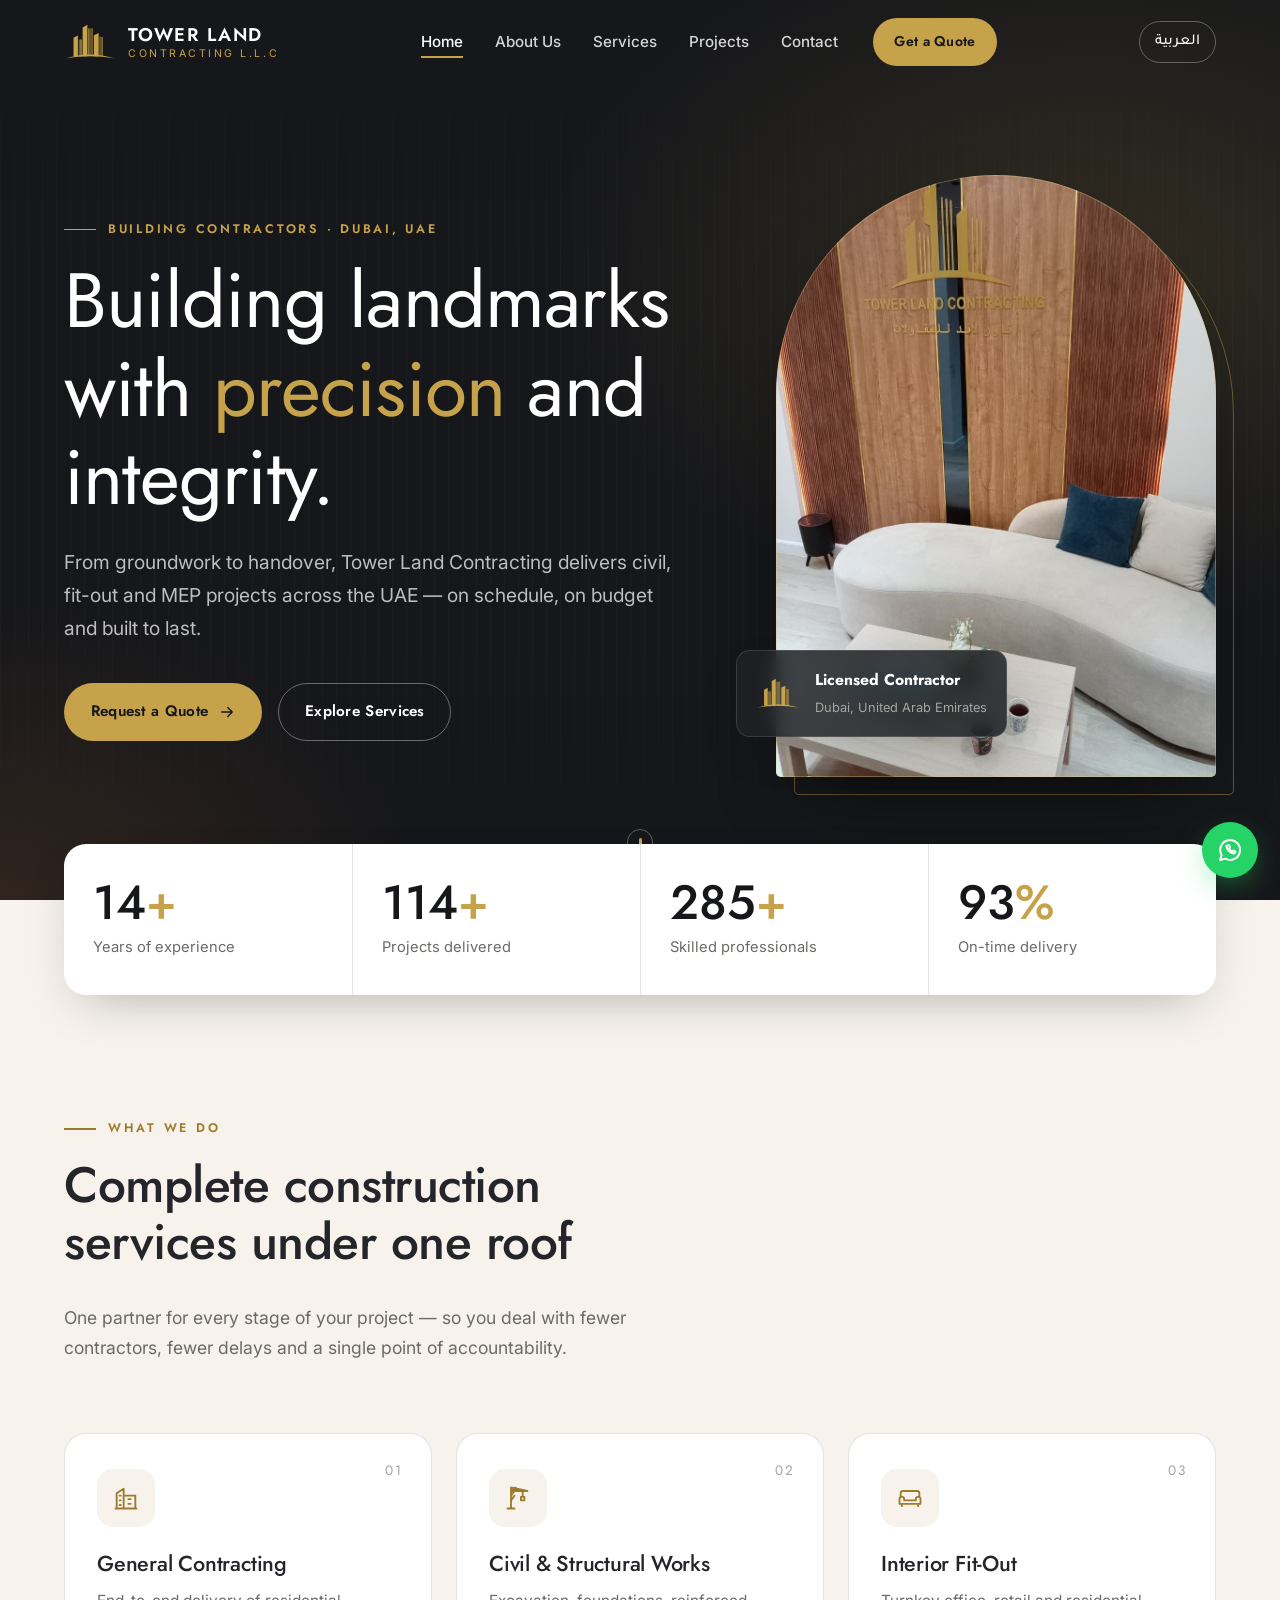
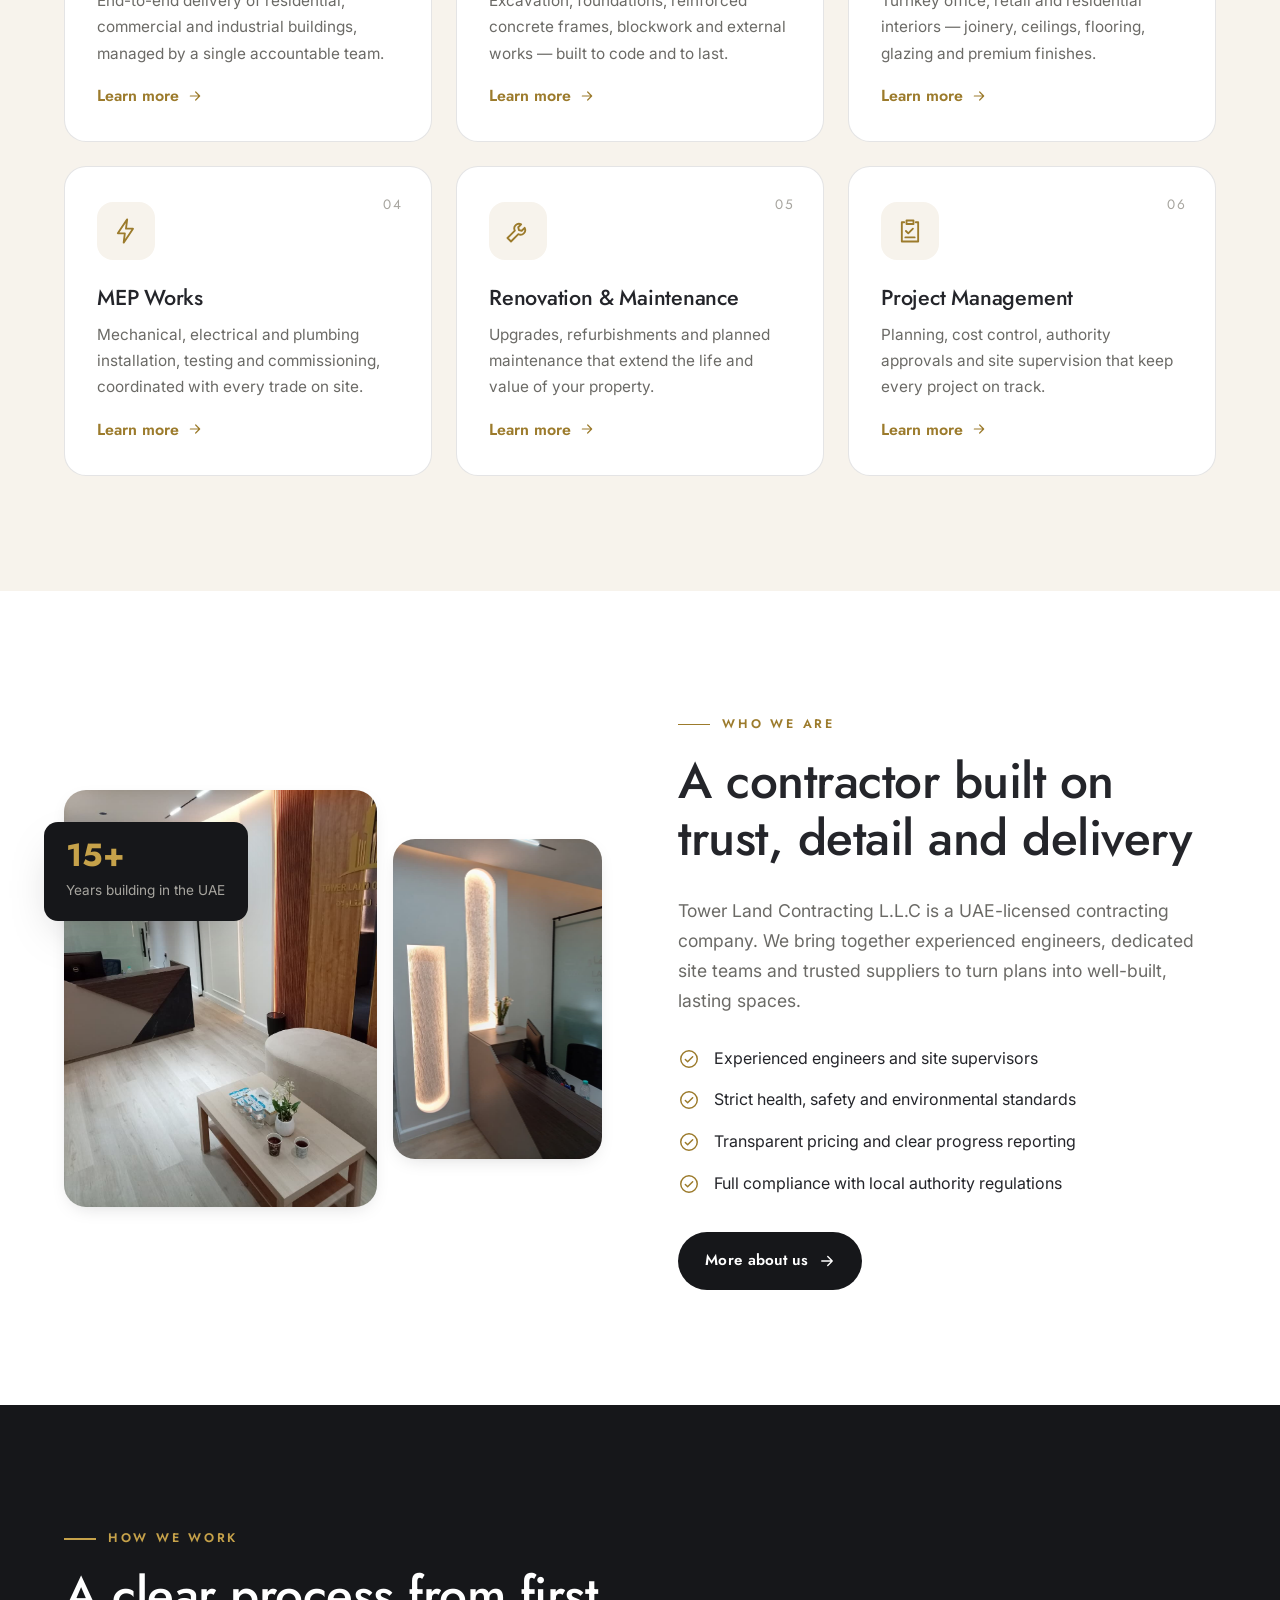
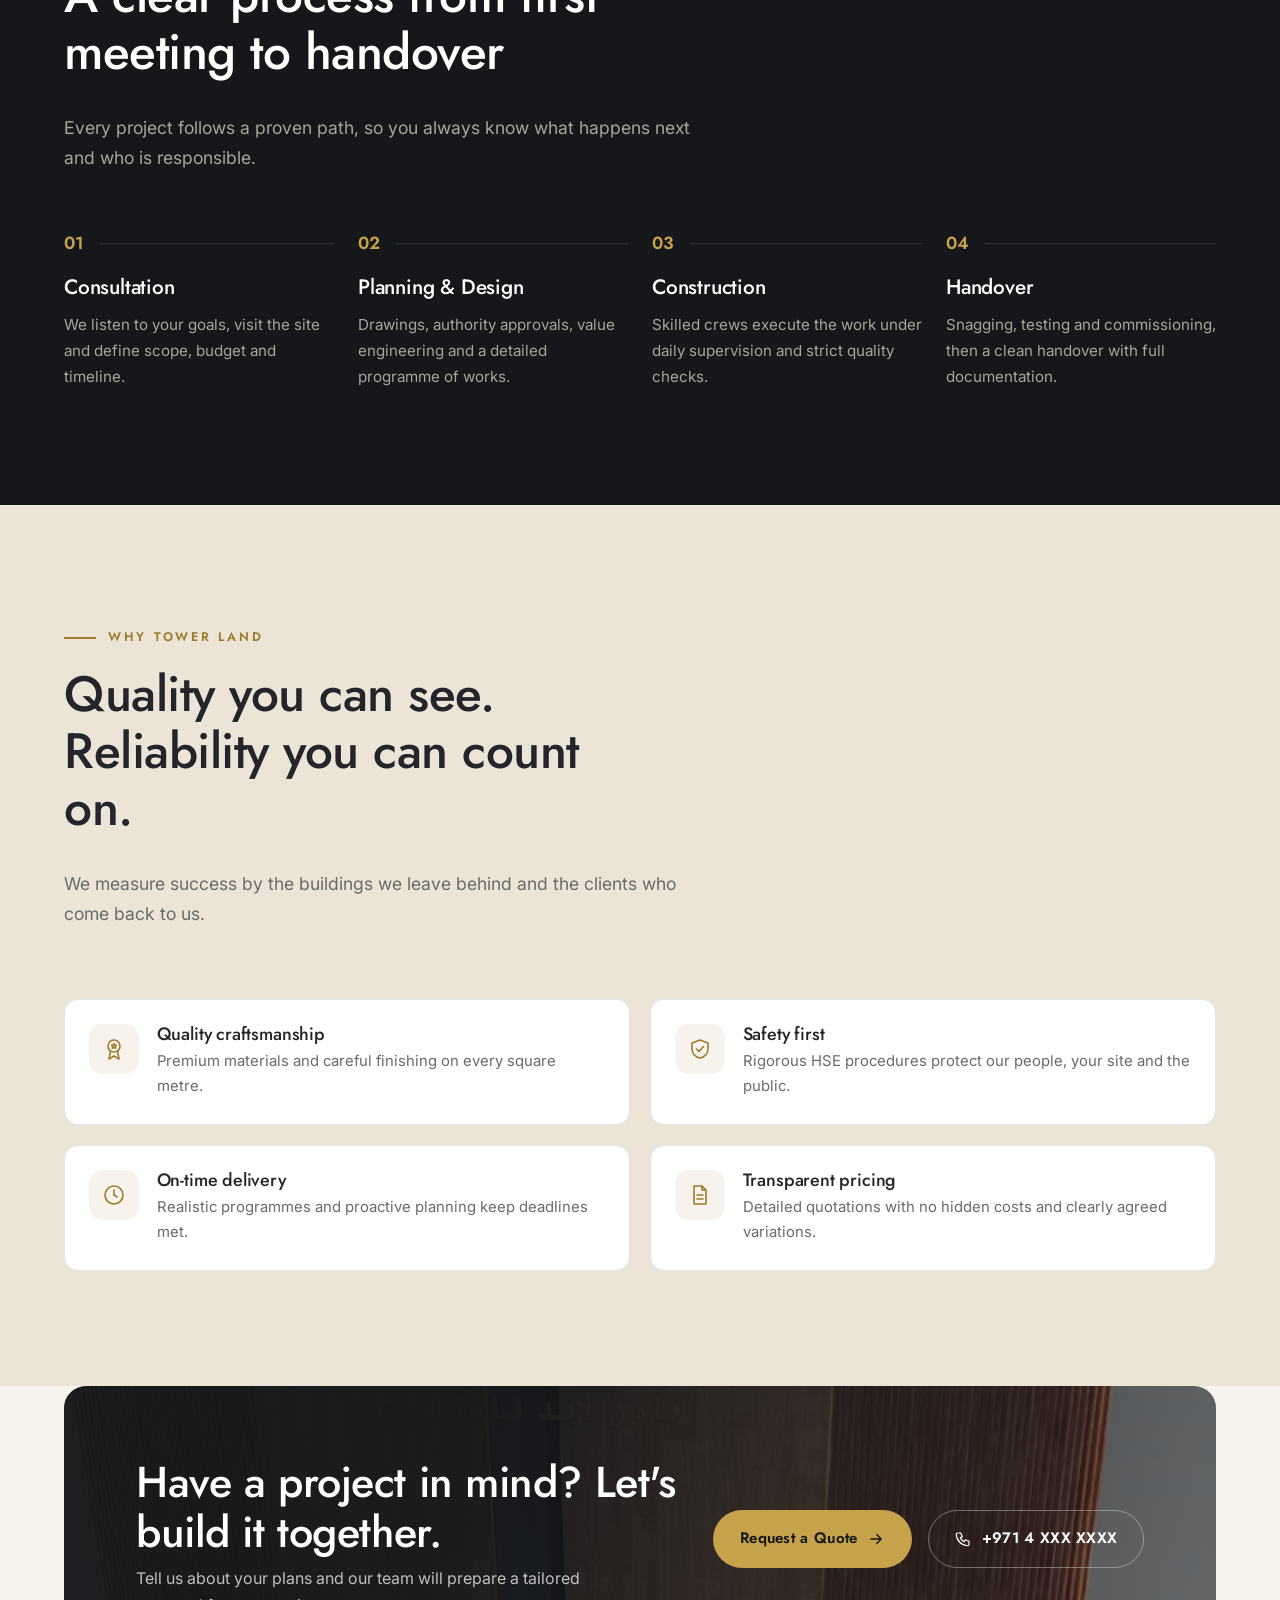
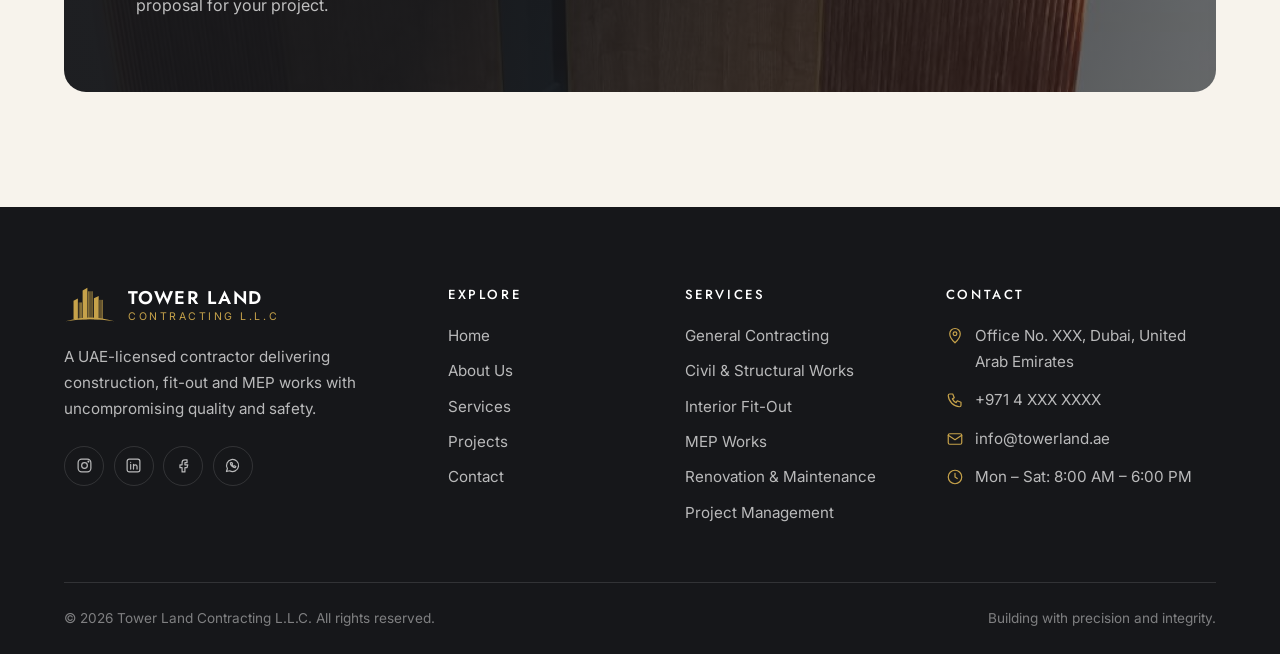
<file: index.html>
<!doctype html>
<html lang="en" dir="ltr">
<head>
  <meta charset="utf-8">
  <meta name="viewport" content="width=device-width, initial-scale=1">
  <title data-i18n="home.meta.title">Tower Land Contracting L.L.C | Building Contractors in Dubai, UAE</title>
  <meta name="description" content="Tower Land Contracting L.L.C — UAE-licensed building contractor delivering general contracting, civil works, interior fit-out, MEP and renovation projects.">
  <meta name="theme-color" content="#16171a">
  <link rel="icon" href="assets/img/logo-mark.svg" type="image/svg+xml">
  <meta property="og:type" content="website">
  <meta property="og:title" content="Tower Land Contracting L.L.C | Building Contractors in Dubai, UAE">
  <meta property="og:description" content="Tower Land Contracting L.L.C — UAE-licensed building contractor delivering general contracting, civil works, interior fit-out, MEP and renovation projects.">
  <meta property="og:image" content="assets/img/office-feature-wall.jpg">
  <script>
    /* Apply the saved language before first paint to avoid a flash of English. */
    (function () {
      var d = document.documentElement, lang = null;
      d.classList.add("js");
      try { lang = new URLSearchParams(location.search).get("lang") || localStorage.getItem("tl-lang"); } catch (e) {}
      if (lang === "ar") { d.lang = "ar"; d.dir = "rtl"; d.classList.add("i18n-pending"); }
    })();
  </script>
  <link rel="preconnect" href="https://fonts.googleapis.com">
  <link rel="preconnect" href="https://fonts.gstatic.com" crossorigin>
  <link rel="stylesheet" href="https://fonts.googleapis.com/css2?family=Inter:wght@400;500;600&family=Jost:wght@400;500;600&family=Tajawal:wght@400;500;700&display=swap">
  <link rel="stylesheet" href="assets/css/style.css">
</head>
<body>
<svg width="0" height="0" style="position:absolute" aria-hidden="true" focusable="false">
  <symbol id="i-arrow" viewBox="0 0 24 24" fill="none" stroke="currentColor" stroke-width="1.8" stroke-linecap="round" stroke-linejoin="round"><path d="M5 12h14M13 6l6 6-6 6"/></symbol>
  <symbol id="i-check" viewBox="0 0 24 24" fill="none" stroke="currentColor" stroke-width="1.6" stroke-linecap="round" stroke-linejoin="round"><circle cx="12" cy="12" r="9"/><path d="M8 12.5l2.5 2.5L16 9.5"/></symbol>
  <symbol id="i-building" viewBox="0 0 24 24" fill="none" stroke="currentColor" stroke-width="1.6" stroke-linecap="round" stroke-linejoin="round"><path d="M4 21V8l6-4v17M10 21V10h10v11M3 21h18M14 13h2M14 17h2M6.5 10h1M6.5 14h1M6.5 18h1"/></symbol>
  <symbol id="i-crane" viewBox="0 0 24 24" fill="none" stroke="currentColor" stroke-width="1.6" stroke-linecap="round" stroke-linejoin="round"><path d="M6 21V3l14 3H6M6 6l4-3M16 6v5M14.5 11h3v3h-3zM3 21h6M6 10l3-4M6 14l3-4"/></symbol>
  <symbol id="i-sofa" viewBox="0 0 24 24" fill="none" stroke="currentColor" stroke-width="1.6" stroke-linecap="round" stroke-linejoin="round"><path d="M4 11V8a2 2 0 0 1 2-2h12a2 2 0 0 1 2 2v3M3 17v-4a2 2 0 0 1 4 0v1h10v-1a2 2 0 0 1 4 0v4zM5 17v2M19 17v2"/></symbol>
  <symbol id="i-bolt" viewBox="0 0 24 24" fill="none" stroke="currentColor" stroke-width="1.6" stroke-linecap="round" stroke-linejoin="round"><path d="M13 2L5 14h6l-1 8 8-12h-6z"/></symbol>
  <symbol id="i-wrench" viewBox="0 0 24 24" fill="none" stroke="currentColor" stroke-width="1.6" stroke-linecap="round" stroke-linejoin="round"><path d="M14.7 6.3a4 4 0 0 0-5.4 5.4L3 18l3 3 6.3-6.3a4 4 0 0 0 5.4-5.4l-2.5 2.5-2.4-.6-.6-2.4z"/></symbol>
  <symbol id="i-clipboard" viewBox="0 0 24 24" fill="none" stroke="currentColor" stroke-width="1.6" stroke-linecap="round" stroke-linejoin="round"><path d="M9 3h6v3H9zM7 4.5H5V21h14V4.5h-2M8.5 12l2 2 4-4M8 17.5h8"/></symbol>
  <symbol id="i-shield" viewBox="0 0 24 24" fill="none" stroke="currentColor" stroke-width="1.6" stroke-linecap="round" stroke-linejoin="round"><path d="M12 3l8 3v6c0 4.5-3.4 8.3-8 9-4.6-.7-8-4.5-8-9V6z"/><path d="M8.5 12l2.5 2.5 4.5-5"/></symbol>
  <symbol id="i-clock" viewBox="0 0 24 24" fill="none" stroke="currentColor" stroke-width="1.6" stroke-linecap="round" stroke-linejoin="round"><circle cx="12" cy="12" r="9"/><path d="M12 7v5l3 2"/></symbol>
  <symbol id="i-medal" viewBox="0 0 24 24" fill="none" stroke="currentColor" stroke-width="1.6" stroke-linecap="round" stroke-linejoin="round"><circle cx="12" cy="9" r="6"/><path d="M8.5 13.8 7 22l5-3 5 3-1.5-8.2M12 6.5l.8 1.6 1.7.2-1.2 1.2.3 1.7-1.6-.8-1.6.8.3-1.7-1.2-1.2 1.7-.2z"/></symbol>
  <symbol id="i-doc" viewBox="0 0 24 24" fill="none" stroke="currentColor" stroke-width="1.6" stroke-linecap="round" stroke-linejoin="round"><path d="M14 3H6v18h12V7zM14 3v4h4M9 12h6M9 16h6"/></symbol>
  <symbol id="i-scale" viewBox="0 0 24 24" fill="none" stroke="currentColor" stroke-width="1.6" stroke-linecap="round" stroke-linejoin="round"><path d="M12 3v18M7 21h10M5 7h14M5 7l-3 6a3 3 0 0 0 6 0zM19 7l-3 6a3 3 0 0 0 6 0z"/></symbol>
  <symbol id="i-target" viewBox="0 0 24 24" fill="none" stroke="currentColor" stroke-width="1.6" stroke-linecap="round" stroke-linejoin="round"><circle cx="12" cy="12" r="9"/><circle cx="12" cy="12" r="5"/><circle cx="12" cy="12" r="1"/></symbol>
  <symbol id="i-eye" viewBox="0 0 24 24" fill="none" stroke="currentColor" stroke-width="1.6" stroke-linecap="round" stroke-linejoin="round"><path d="M2 12s3.6-7 10-7 10 7 10 7-3.6 7-10 7S2 12 2 12z"/><circle cx="12" cy="12" r="3"/></symbol>
  <symbol id="i-handshake" viewBox="0 0 24 24" fill="none" stroke="currentColor" stroke-width="1.6" stroke-linecap="round" stroke-linejoin="round"><path d="M2 12l4-5 4 1 3-2 3 1 6 5M2 12l4 4M22 12l-5 5-3-1-2 2-2-1-4-1M9 13l3 3M11 11l3 3"/></symbol>
  <symbol id="i-phone" viewBox="0 0 24 24" fill="none" stroke="currentColor" stroke-width="1.6" stroke-linecap="round" stroke-linejoin="round"><path d="M5 4h4l2 5-2.5 1.5a11 11 0 0 0 5 5L15 13l5 2v4a2 2 0 0 1-2 2A16 16 0 0 1 3 6a2 2 0 0 1 2-2"/></symbol>
  <symbol id="i-mail" viewBox="0 0 24 24" fill="none" stroke="currentColor" stroke-width="1.6" stroke-linecap="round" stroke-linejoin="round"><rect x="3" y="5" width="18" height="14" rx="2"/><path d="M3 7l9 6 9-6"/></symbol>
  <symbol id="i-pin" viewBox="0 0 24 24" fill="none" stroke="currentColor" stroke-width="1.6" stroke-linecap="round" stroke-linejoin="round"><path d="M12 21s-7-6.2-7-12a7 7 0 0 1 14 0c0 5.8-7 12-7 12z"/><circle cx="12" cy="9" r="2.5"/></symbol>
  <symbol id="i-calendar" viewBox="0 0 24 24" fill="none" stroke="currentColor" stroke-width="1.6" stroke-linecap="round" stroke-linejoin="round"><rect x="3" y="5" width="18" height="16" rx="2"/><path d="M3 10h18M8 3v4M16 3v4"/></symbol>
  <symbol id="i-whatsapp" viewBox="0 0 24 24" fill="none" stroke="currentColor" stroke-width="1.7" stroke-linecap="round" stroke-linejoin="round"><path d="M3.5 20.5l1.3-4.2A8.5 8.5 0 1 1 8 19.4z"/><path d="M9 8.3c0 3.4 3.3 6.7 6.7 6.7l1-1.6-2-1-1 .8c-1-.4-2-1.4-2.4-2.4l.8-1-1-2z"/></symbol>
  <symbol id="i-instagram" viewBox="0 0 24 24" fill="none" stroke="currentColor" stroke-width="1.7" stroke-linecap="round" stroke-linejoin="round"><rect x="3" y="3" width="18" height="18" rx="5"/><circle cx="12" cy="12" r="4"/><circle cx="17.5" cy="6.5" r=".6" fill="currentColor"/></symbol>
  <symbol id="i-linkedin" viewBox="0 0 24 24" fill="none" stroke="currentColor" stroke-width="1.7" stroke-linecap="round" stroke-linejoin="round"><rect x="3" y="3" width="18" height="18" rx="3"/><path d="M8 10.5V17M8 7.5v.01M12 17v-6.5M12 13.5a2.5 2.5 0 0 1 5 0V17"/></symbol>
  <symbol id="i-facebook" viewBox="0 0 24 24" fill="none" stroke="currentColor" stroke-width="1.7" stroke-linecap="round" stroke-linejoin="round"><path d="M14 8h3V4h-3a4 4 0 0 0-4 4v3H7v4h3v6h4v-6h3l1-4h-4V9a1 1 0 0 1 1-1z"/></symbol>
</svg>
  <a class="skip-link" href="#main" data-i18n="common.skip">Skip to content</a>

  <header class="site-header">
    <div class="container">
      <a class="brand" href="index.html" aria-label="Tower Land Contracting — Home" data-i18n-attr="aria-label:common.homeLabel">
        <img src="assets/img/logo-mark.svg" alt="" width="52" height="36">
        <span class="brand-text">
          <span class="brand-name" data-i18n="brand.name">TOWER LAND</span>
          <span class="brand-sub" data-i18n="brand.sub">Contracting L.L.C</span>
        </span>
      </a>
      <nav class="main-nav" id="main-nav" aria-label="Main">
        <ul class="nav-links">
          <li><a href="index.html" aria-current="page" data-i18n="nav.home">Home</a></li>
          <li><a href="about.html" data-i18n="nav.about">About Us</a></li>
          <li><a href="services.html" data-i18n="nav.services">Services</a></li>
          <li><a href="projects.html" data-i18n="nav.projects">Projects</a></li>
          <li><a href="contact.html" data-i18n="nav.contact">Contact</a></li>
        </ul>
        <a class="btn btn--gold header-cta" href="contact.html" data-i18n="nav.quote">Get a Quote</a>
      </nav>
      <div class="header-actions">
        <button class="lang-toggle" type="button" data-lang-toggle lang="ar" aria-label="عرض الموقع باللغة العربية">العربية</button>
        <button class="nav-toggle" type="button" aria-controls="main-nav" aria-expanded="false" aria-label="Open menu" data-i18n-attr="aria-label:common.menu"><span></span></button>
      </div>
    </div>
  </header>

  <main id="main">
    <section class="hero">
      <div class="container hero-grid">
        <div>
          <p class="eyebrow reveal" data-i18n="home.hero.eyebrow">Building Contractors · Dubai, UAE</p>
          <h1 class="reveal" style="--d:.08s" data-i18n="home.hero.title">Building landmarks with <em>precision</em> and integrity.</h1>
          <p class="hero-lead reveal" style="--d:.16s" data-i18n="home.hero.lead">From groundwork to handover, Tower Land Contracting delivers civil, fit-out and MEP projects across the UAE — on schedule, on budget and built to last.</p>
          <div class="hero-actions reveal" style="--d:.24s">
            <a class="btn btn--gold" href="contact.html"><span data-i18n="common.quote">Request a Quote</span><svg class="icon-arrow" aria-hidden="true"><use href="#i-arrow"/></svg></a>
            <a class="btn btn--outline-light" href="services.html" data-i18n="home.hero.cta2">Explore Services</a>
          </div>
        </div>
        <div class="hero-visual reveal" style="--d:.2s">
          <div class="arch-outline" aria-hidden="true"></div>
          <div class="arch">
            <img src="assets/img/office-feature-wall.jpg" width="958" height="1280" fetchpriority="high"
                 alt="Tower Land Contracting reception with the gold logo on a timber feature wall" data-i18n-attr="alt:home.hero.imgAlt">
          </div>
          <div class="hero-badge">
            <img src="assets/img/logo-mark.svg" alt="" width="44" height="31">
            <div>
              <strong data-i18n="home.hero.badgeTitle">Licensed Contractor</strong>
              <span data-i18n="home.hero.badgeText">Dubai, United Arab Emirates</span>
            </div>
          </div>
        </div>
      </div>
      <span class="scroll-cue" aria-hidden="true"></span>
    </section>

    <!-- PLACEHOLDER figures: replace with the company's real numbers -->
    <section class="stats" aria-label="Key figures" data-i18n-attr="aria-label:stats.label">
      <div class="container">
        <div class="stats-grid reveal">
          <div class="stat"><div class="stat-num"><span data-count="15">15</span><span class="plus">+</span></div><div class="stat-label" data-i18n="stats.years">Years of experience</div></div>
          <div class="stat"><div class="stat-num"><span data-count="120">120</span><span class="plus">+</span></div><div class="stat-label" data-i18n="stats.projects">Projects delivered</div></div>
          <div class="stat"><div class="stat-num"><span data-count="300">300</span><span class="plus">+</span></div><div class="stat-label" data-i18n="stats.team">Skilled professionals</div></div>
          <div class="stat"><div class="stat-num"><span data-count="98">98</span><span class="plus">%</span></div><div class="stat-label" data-i18n="stats.ontime">On-time delivery</div></div>
        </div>
      </div>
    </section>

    <section class="section">
      <div class="container">
        <div class="section-head">
          <div>
            <p class="eyebrow" data-i18n="home.services.eyebrow">What we do</p>
            <h2 class="section-title" data-i18n="home.services.title">Complete construction services under one roof</h2>
          </div>
          <p class="section-lead" data-i18n="home.services.lead">One partner for every stage of your project — so you deal with fewer contractors, fewer delays and a single point of accountability.</p>
        </div>
        <div class="services-grid">
          <article class="service-card reveal" style="--d:0.00s">
            <span class="service-num">01</span>
            <div class="icon-box"><svg aria-hidden="true"><use href="#i-building"/></svg></div>
            <h3 data-i18n="svc.general.title">General Contracting</h3>
            <p data-i18n="svc.general.text">End-to-end delivery of residential, commercial and industrial buildings, managed by a single accountable team.</p>
            <a class="link-arrow" href="services.html#general"><span data-i18n="common.learnMore">Learn more</span><svg aria-hidden="true"><use href="#i-arrow"/></svg></a>
          </article>
          <article class="service-card reveal" style="--d:0.08s">
            <span class="service-num">02</span>
            <div class="icon-box"><svg aria-hidden="true"><use href="#i-crane"/></svg></div>
            <h3 data-i18n="svc.civil.title">Civil &amp; Structural Works</h3>
            <p data-i18n="svc.civil.text">Excavation, foundations, reinforced concrete frames, blockwork and external works — built to code and to last.</p>
            <a class="link-arrow" href="services.html#civil"><span data-i18n="common.learnMore">Learn more</span><svg aria-hidden="true"><use href="#i-arrow"/></svg></a>
          </article>
          <article class="service-card reveal" style="--d:0.16s">
            <span class="service-num">03</span>
            <div class="icon-box"><svg aria-hidden="true"><use href="#i-sofa"/></svg></div>
            <h3 data-i18n="svc.fitout.title">Interior Fit-Out</h3>
            <p data-i18n="svc.fitout.text">Turnkey office, retail and residential interiors — joinery, ceilings, flooring, glazing and premium finishes.</p>
            <a class="link-arrow" href="services.html#fitout"><span data-i18n="common.learnMore">Learn more</span><svg aria-hidden="true"><use href="#i-arrow"/></svg></a>
          </article>
          <article class="service-card reveal" style="--d:0.00s">
            <span class="service-num">04</span>
            <div class="icon-box"><svg aria-hidden="true"><use href="#i-bolt"/></svg></div>
            <h3 data-i18n="svc.mep.title">MEP Works</h3>
            <p data-i18n="svc.mep.text">Mechanical, electrical and plumbing installation, testing and commissioning, coordinated with every trade on site.</p>
            <a class="link-arrow" href="services.html#mep"><span data-i18n="common.learnMore">Learn more</span><svg aria-hidden="true"><use href="#i-arrow"/></svg></a>
          </article>
          <article class="service-card reveal" style="--d:0.08s">
            <span class="service-num">05</span>
            <div class="icon-box"><svg aria-hidden="true"><use href="#i-wrench"/></svg></div>
            <h3 data-i18n="svc.renovation.title">Renovation &amp; Maintenance</h3>
            <p data-i18n="svc.renovation.text">Upgrades, refurbishments and planned maintenance that extend the life and value of your property.</p>
            <a class="link-arrow" href="services.html#renovation"><span data-i18n="common.learnMore">Learn more</span><svg aria-hidden="true"><use href="#i-arrow"/></svg></a>
          </article>
          <article class="service-card reveal" style="--d:0.16s">
            <span class="service-num">06</span>
            <div class="icon-box"><svg aria-hidden="true"><use href="#i-clipboard"/></svg></div>
            <h3 data-i18n="svc.pm.title">Project Management</h3>
            <p data-i18n="svc.pm.text">Planning, cost control, authority approvals and site supervision that keep every project on track.</p>
            <a class="link-arrow" href="services.html#pm"><span data-i18n="common.learnMore">Learn more</span><svg aria-hidden="true"><use href="#i-arrow"/></svg></a>
          </article>
        </div>
      </div>
    </section>

    <section class="section section--white">
      <div class="container split">
        <div class="split-media reveal">
          <div class="photo-stack">
            <img src="assets/img/office-reception.jpg" width="958" height="1280" loading="lazy" alt="Reception area of the Tower Land Contracting office" data-i18n-attr="alt:img.reception">
            <img src="assets/img/office-lighting.jpg" width="958" height="1280" loading="lazy" alt="Illuminated wall niches beside the reception desk" data-i18n-attr="alt:img.lighting">
          </div>
          <div class="photo-tag">
            <strong>15+</strong>
            <span data-i18n="home.about.tag">Years building in the UAE</span>
          </div>
        </div>
        <div class="reveal" style="--d:.1s">
          <p class="eyebrow" data-i18n="home.about.eyebrow">Who we are</p>
          <h2 class="section-title" data-i18n="home.about.title">A contractor built on trust, detail and delivery</h2>
          <p class="section-lead" data-i18n="home.about.text">Tower Land Contracting L.L.C is a UAE-licensed contracting company. We bring together experienced engineers, dedicated site teams and trusted suppliers to turn plans into well-built, lasting spaces.</p>
          <ul class="check-list">
              <li><svg aria-hidden="true"><use href="#i-check"/></svg><span data-i18n="home.about.point.1">Experienced engineers and site supervisors</span></li>
              <li><svg aria-hidden="true"><use href="#i-check"/></svg><span data-i18n="home.about.point.2">Strict health, safety and environmental standards</span></li>
              <li><svg aria-hidden="true"><use href="#i-check"/></svg><span data-i18n="home.about.point.3">Transparent pricing and clear progress reporting</span></li>
              <li><svg aria-hidden="true"><use href="#i-check"/></svg><span data-i18n="home.about.point.4">Full compliance with local authority regulations</span></li>
          </ul>
          <a class="btn btn--dark" href="about.html"><span data-i18n="home.about.cta">More about us</span><svg class="icon-arrow" aria-hidden="true"><use href="#i-arrow"/></svg></a>
        </div>
      </div>
    </section>

    <section class="section section--dark">
      <div class="container">
        <div class="section-head">
          <div>
            <p class="eyebrow" data-i18n="home.process.eyebrow">How we work</p>
            <h2 class="section-title" data-i18n="home.process.title">A clear process from first meeting to handover</h2>
          </div>
          <p class="section-lead" data-i18n="home.process.lead">Every project follows a proven path, so you always know what happens next and who is responsible.</p>
        </div>
        <div class="process-grid">
          <div class="process-step reveal"><h3 data-i18n="home.process.s1.title">Consultation</h3><p data-i18n="home.process.s1.text">We listen to your goals, visit the site and define scope, budget and timeline.</p></div>
          <div class="process-step reveal" style="--d:.08s"><h3 data-i18n="home.process.s2.title">Planning &amp; Design</h3><p data-i18n="home.process.s2.text">Drawings, authority approvals, value engineering and a detailed programme of works.</p></div>
          <div class="process-step reveal" style="--d:.16s"><h3 data-i18n="home.process.s3.title">Construction</h3><p data-i18n="home.process.s3.text">Skilled crews execute the work under daily supervision and strict quality checks.</p></div>
          <div class="process-step reveal" style="--d:.24s"><h3 data-i18n="home.process.s4.title">Handover</h3><p data-i18n="home.process.s4.text">Snagging, testing and commissioning, then a clean handover with full documentation.</p></div>
        </div>
      </div>
    </section>

    <section class="section section--stone">
      <div class="container">
        <div class="section-head">
          <div>
            <p class="eyebrow" data-i18n="home.why.eyebrow">Why Tower Land</p>
            <h2 class="section-title" data-i18n="home.why.title">Quality you can see. Reliability you can count on.</h2>
          </div>
          <p class="section-lead" data-i18n="home.why.lead">We measure success by the buildings we leave behind and the clients who come back to us.</p>
        </div>
        <div class="features-grid">
          <div class="feature reveal"><div class="icon-box"><svg aria-hidden="true"><use href="#i-medal"/></svg></div><div><h3 data-i18n="home.why.f1.title">Quality craftsmanship</h3><p data-i18n="home.why.f1.text">Premium materials and careful finishing on every square metre.</p></div></div>
          <div class="feature reveal" style="--d:.08s"><div class="icon-box"><svg aria-hidden="true"><use href="#i-shield"/></svg></div><div><h3 data-i18n="home.why.f2.title">Safety first</h3><p data-i18n="home.why.f2.text">Rigorous HSE procedures protect our people, your site and the public.</p></div></div>
          <div class="feature reveal"><div class="icon-box"><svg aria-hidden="true"><use href="#i-clock"/></svg></div><div><h3 data-i18n="home.why.f3.title">On-time delivery</h3><p data-i18n="home.why.f3.text">Realistic programmes and proactive planning keep deadlines met.</p></div></div>
          <div class="feature reveal" style="--d:.08s"><div class="icon-box"><svg aria-hidden="true"><use href="#i-doc"/></svg></div><div><h3 data-i18n="home.why.f4.title">Transparent pricing</h3><p data-i18n="home.why.f4.text">Detailed quotations with no hidden costs and clearly agreed variations.</p></div></div>
        </div>
      </div>
    </section>

    <section class="section" style="padding-top:0">
      <div class="container">
        <div class="cta-band reveal">
          <div>
            <h2 data-i18n="cta.title">Have a project in mind? Let's build it together.</h2>
            <p data-i18n="cta.text">Tell us about your plans and our team will prepare a tailored proposal for your project.</p>
          </div>
          <div class="hero-actions">
            <a class="btn btn--gold" href="contact.html"><span data-i18n="common.quote">Request a Quote</span><svg class="icon-arrow" aria-hidden="true"><use href="#i-arrow"/></svg></a>
            <a class="btn btn--outline-light" href="tel:+9714XXXXXXX"><svg aria-hidden="true"><use href="#i-phone"/></svg><bdi>+971 4 XXX XXXX</bdi></a>
          </div>
        </div>
      </div>
    </section>
  </main>

  <footer class="site-footer">
    <div class="container">
      <div class="footer-grid">
        <div>
          <a class="brand" href="index.html">
            <img src="assets/img/logo-mark.svg" alt="" width="52" height="36">
            <span class="brand-text">
              <span class="brand-name" data-i18n="brand.name">TOWER LAND</span>
              <span class="brand-sub" data-i18n="brand.sub">Contracting L.L.C</span>
            </span>
          </a>
          <p class="footer-about" data-i18n="footer.about">A UAE-licensed contractor delivering construction, fit-out and MEP works with uncompromising quality and safety.</p>
          <div class="socials">
            <a href="#" aria-label="Instagram"><svg aria-hidden="true"><use href="#i-instagram"/></svg></a>
            <a href="#" aria-label="LinkedIn"><svg aria-hidden="true"><use href="#i-linkedin"/></svg></a>
            <a href="#" aria-label="Facebook"><svg aria-hidden="true"><use href="#i-facebook"/></svg></a>
            <a href="https://wa.me/971XXXXXXXXX" aria-label="WhatsApp" target="_blank" rel="noopener"><svg aria-hidden="true"><use href="#i-whatsapp"/></svg></a>
          </div>
        </div>
        <div>
          <h4 data-i18n="footer.explore">Explore</h4>
          <ul class="footer-links">
            <li><a href="index.html" data-i18n="nav.home">Home</a></li>
            <li><a href="about.html" data-i18n="nav.about">About Us</a></li>
            <li><a href="services.html" data-i18n="nav.services">Services</a></li>
            <li><a href="projects.html" data-i18n="nav.projects">Projects</a></li>
            <li><a href="contact.html" data-i18n="nav.contact">Contact</a></li>
          </ul>
        </div>
        <div>
          <h4 data-i18n="footer.services">Services</h4>
          <ul class="footer-links">
            <li><a href="services.html#general" data-i18n="svc.general.title">General Contracting</a></li>
            <li><a href="services.html#civil" data-i18n="svc.civil.title">Civil &amp; Structural Works</a></li>
            <li><a href="services.html#fitout" data-i18n="svc.fitout.title">Interior Fit-Out</a></li>
            <li><a href="services.html#mep" data-i18n="svc.mep.title">MEP Works</a></li>
            <li><a href="services.html#renovation" data-i18n="svc.renovation.title">Renovation &amp; Maintenance</a></li>
            <li><a href="services.html#pm" data-i18n="svc.pm.title">Project Management</a></li>
          </ul>
        </div>
        <div>
          <h4 data-i18n="footer.contact">Contact</h4>
          <ul class="footer-contact">
            <li><svg aria-hidden="true"><use href="#i-pin"/></svg><span data-i18n="contact.address">Office No. XXX, Dubai, United Arab Emirates</span></li>
            <li><svg aria-hidden="true"><use href="#i-phone"/></svg><a href="tel:+9714XXXXXXX"><bdi>+971 4 XXX XXXX</bdi></a></li>
            <li><svg aria-hidden="true"><use href="#i-mail"/></svg><a href="mailto:info@towerland.ae">info@towerland.ae</a></li>
            <li><svg aria-hidden="true"><use href="#i-clock"/></svg><span data-i18n="contact.hours">Mon – Sat: 8:00 AM – 6:00 PM</span></li>
          </ul>
        </div>
      </div>
      <div class="footer-bottom">
        <span>© <span data-year>2026</span> <span data-i18n="footer.rights">Tower Land Contracting L.L.C. All rights reserved.</span></span>
        <span data-i18n="footer.tagline">Building with precision and integrity.</span>
      </div>
    </div>
  </footer>

  <a class="wa-float" href="https://wa.me/971XXXXXXXXX" target="_blank" rel="noopener" aria-label="Chat with us on WhatsApp" data-i18n-attr="aria-label:common.whatsapp"><svg aria-hidden="true"><use href="#i-whatsapp"/></svg></a>

  <script src="assets/js/i18n.js" defer></script>
  <script src="assets/js/main.js" defer></script>
</body>
</html>
</file>
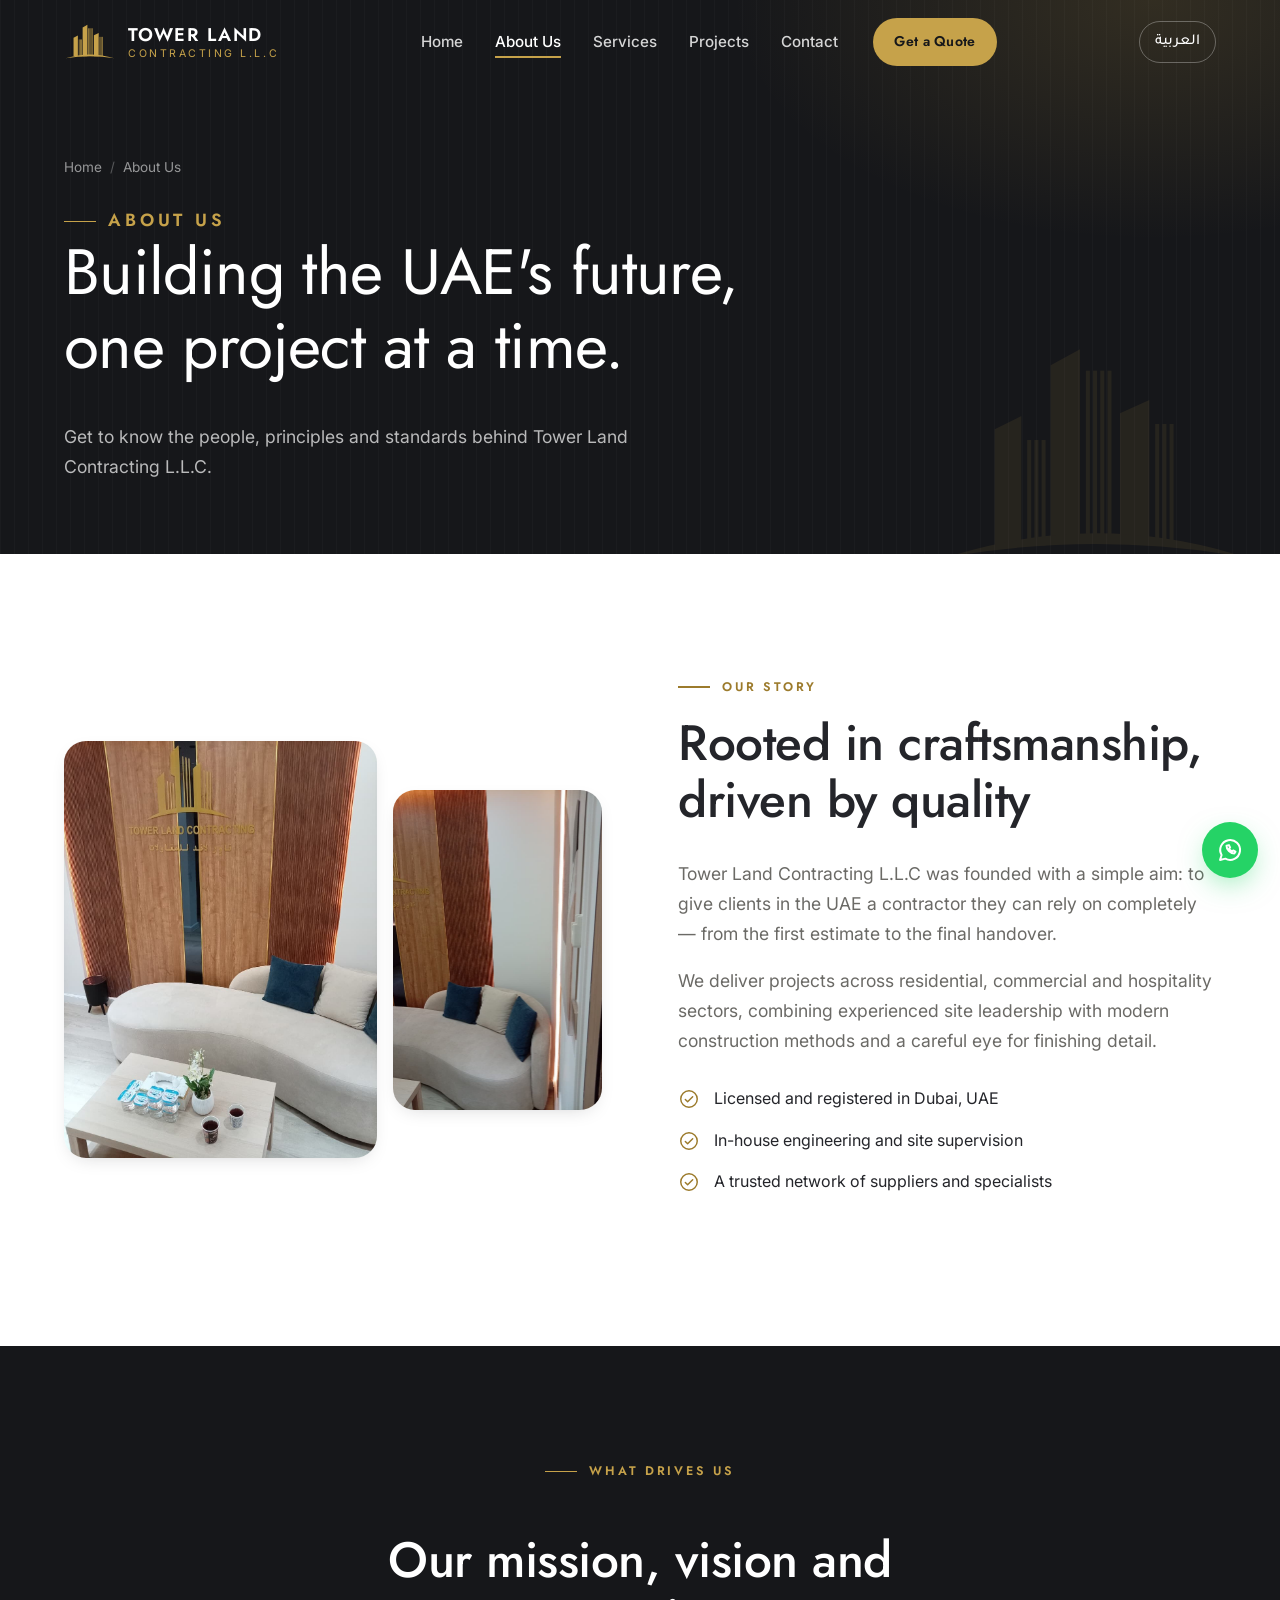
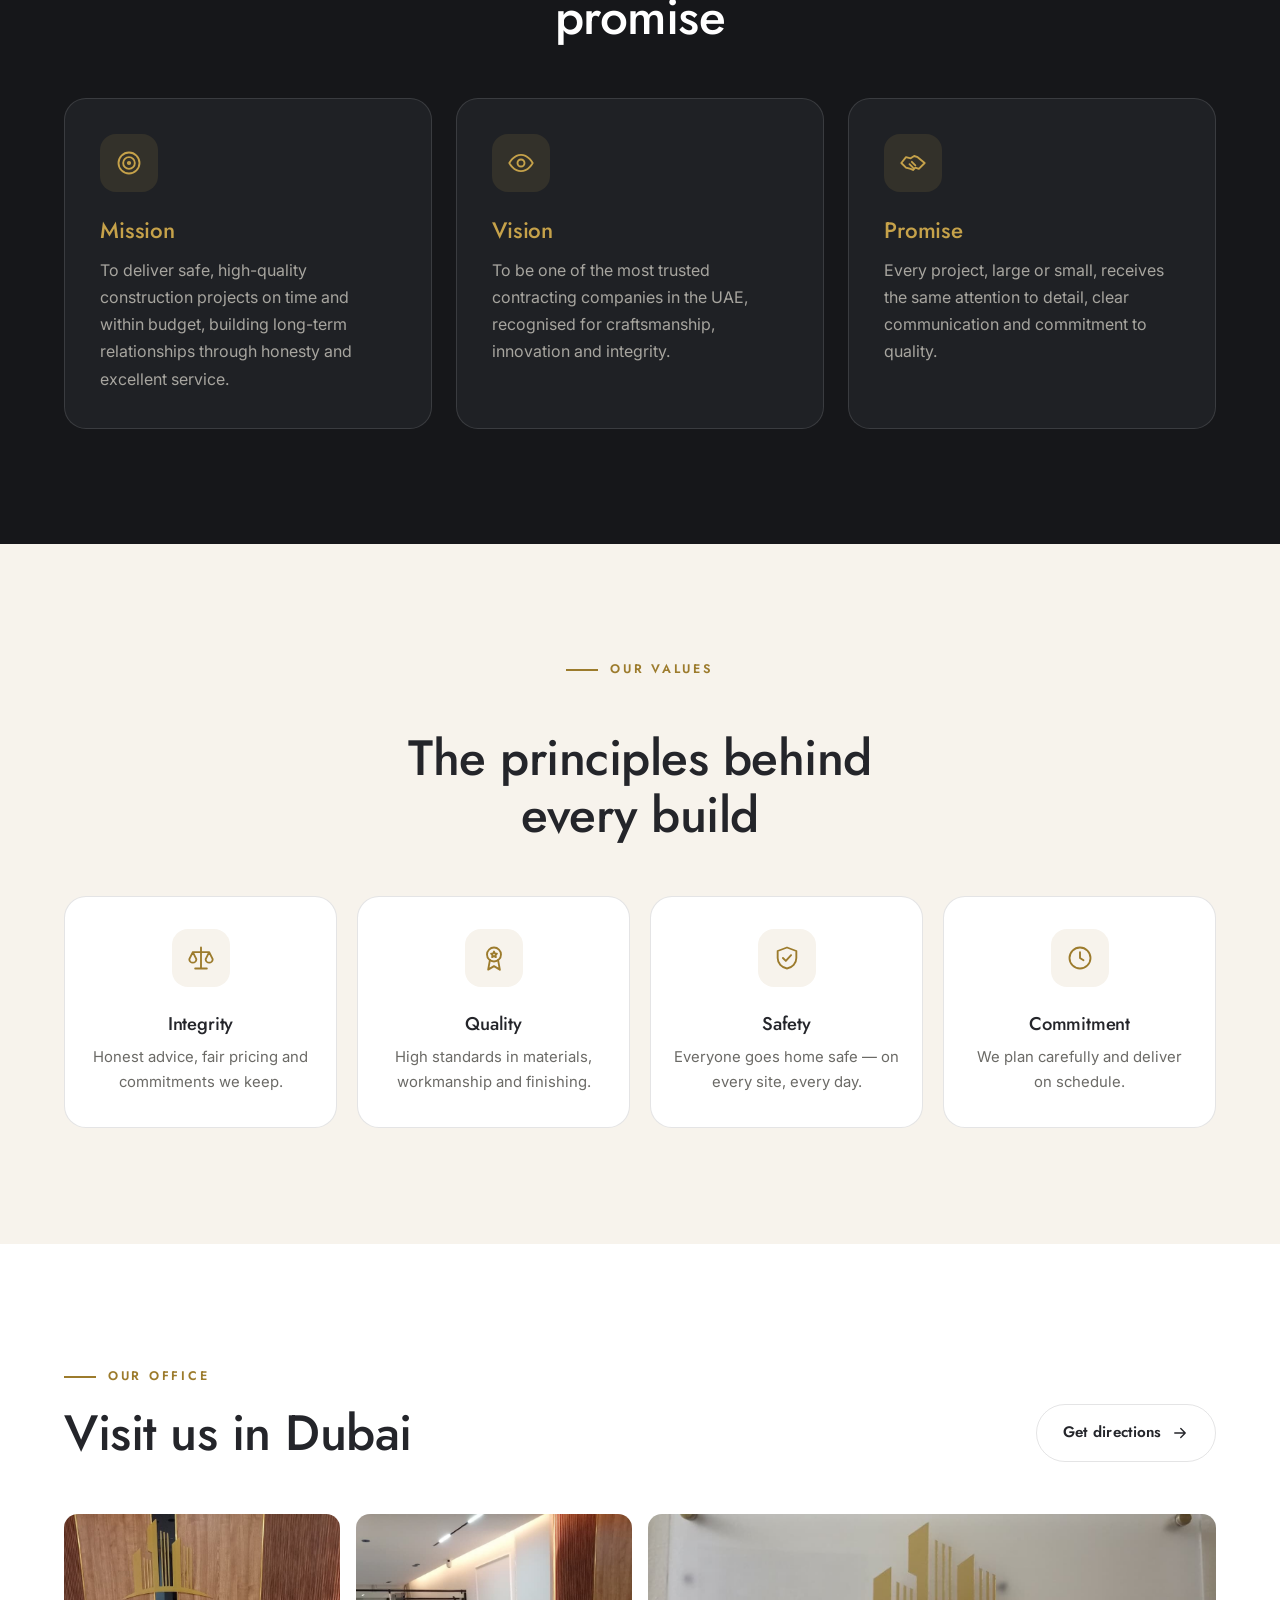
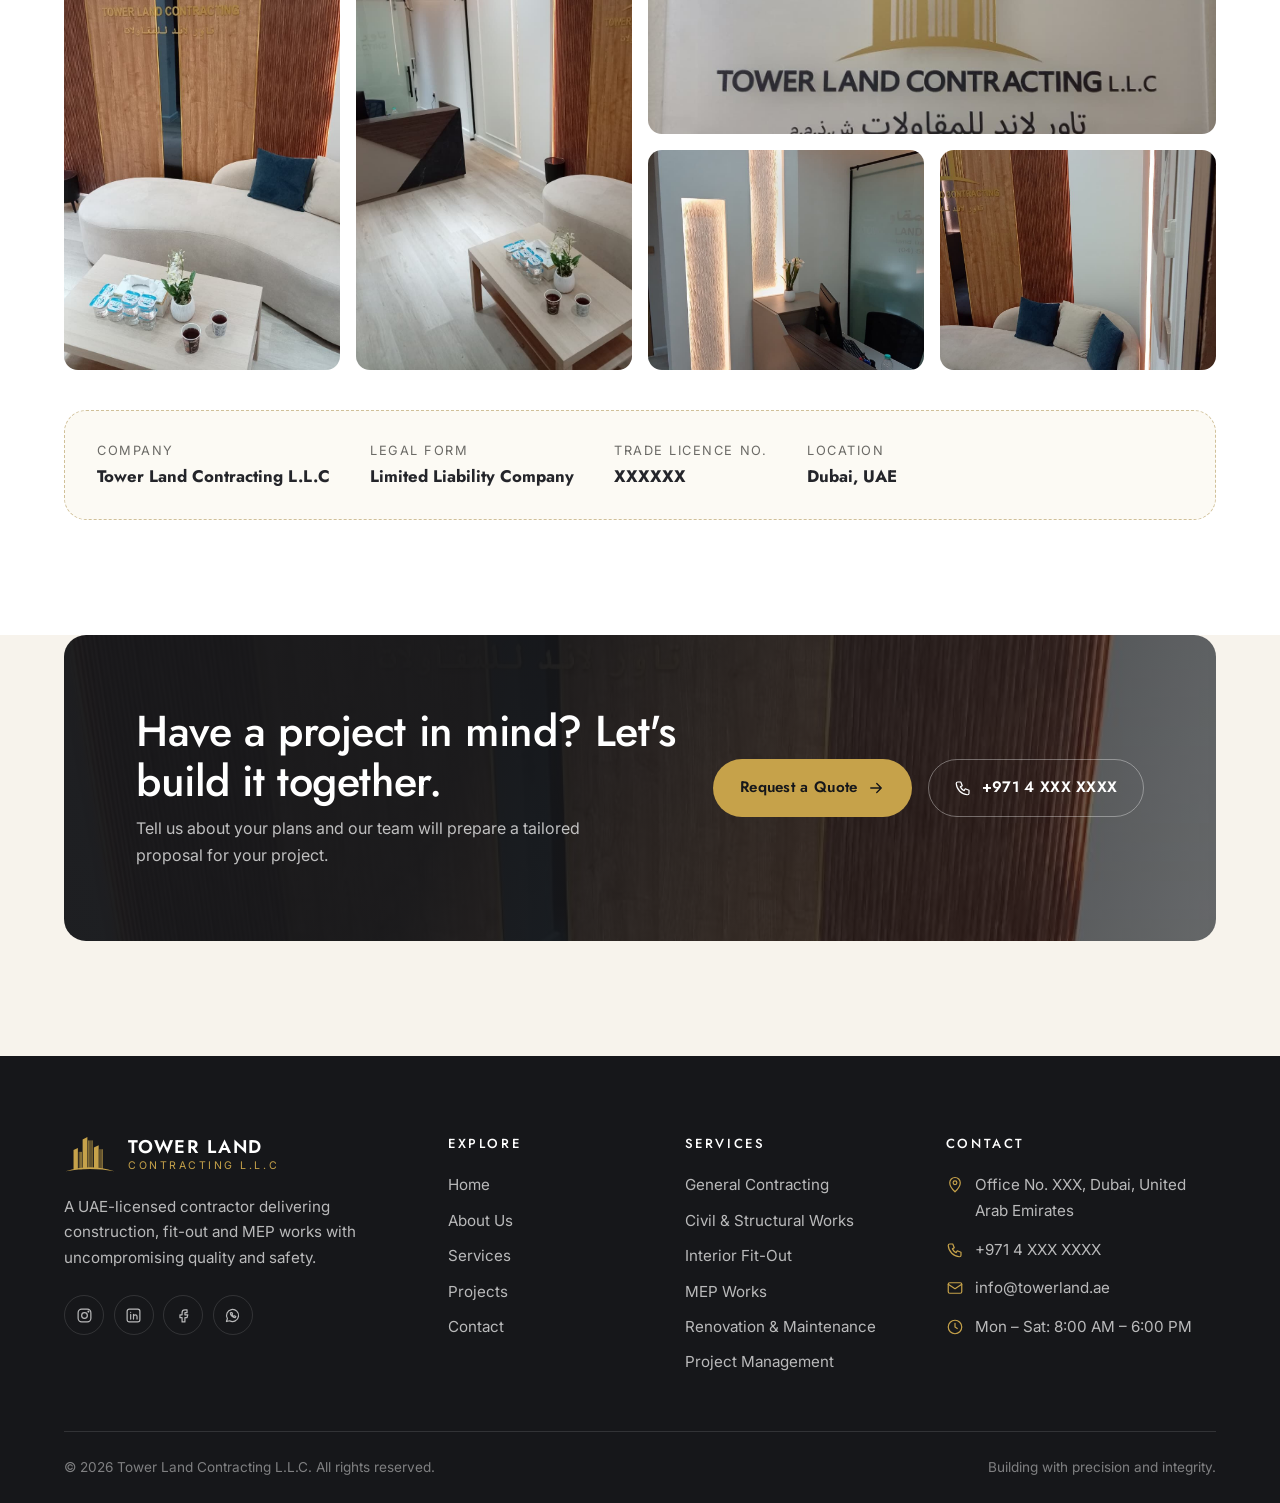
<file: about.html>
<!doctype html>
<html lang="en" dir="ltr">
<head>
  <meta charset="utf-8">
  <meta name="viewport" content="width=device-width, initial-scale=1">
  <title data-i18n="about.meta.title">About Us | Tower Land Contracting L.L.C</title>
  <meta name="description" content="Learn about Tower Land Contracting L.L.C — our story, mission, values and office in Dubai.">
  <meta name="theme-color" content="#16171a">
  <link rel="icon" href="assets/img/logo-mark.svg" type="image/svg+xml">
  <meta property="og:type" content="website">
  <meta property="og:title" content="About Us | Tower Land Contracting L.L.C">
  <meta property="og:description" content="Learn about Tower Land Contracting L.L.C — our story, mission, values and office in Dubai.">
  <meta property="og:image" content="assets/img/office-feature-wall.jpg">
  <script>
    /* Apply the saved language before first paint to avoid a flash of English. */
    (function () {
      var d = document.documentElement, lang = null;
      d.classList.add("js");
      try { lang = new URLSearchParams(location.search).get("lang") || localStorage.getItem("tl-lang"); } catch (e) {}
      if (lang === "ar") { d.lang = "ar"; d.dir = "rtl"; d.classList.add("i18n-pending"); }
    })();
  </script>
  <link rel="preconnect" href="https://fonts.googleapis.com">
  <link rel="preconnect" href="https://fonts.gstatic.com" crossorigin>
  <link rel="stylesheet" href="https://fonts.googleapis.com/css2?family=Inter:wght@400;500;600&family=Jost:wght@400;500;600&family=Tajawal:wght@400;500;700&display=swap">
  <link rel="stylesheet" href="assets/css/style.css">
</head>
<body>
<svg width="0" height="0" style="position:absolute" aria-hidden="true" focusable="false">
  <symbol id="i-arrow" viewBox="0 0 24 24" fill="none" stroke="currentColor" stroke-width="1.8" stroke-linecap="round" stroke-linejoin="round"><path d="M5 12h14M13 6l6 6-6 6"/></symbol>
  <symbol id="i-check" viewBox="0 0 24 24" fill="none" stroke="currentColor" stroke-width="1.6" stroke-linecap="round" stroke-linejoin="round"><circle cx="12" cy="12" r="9"/><path d="M8 12.5l2.5 2.5L16 9.5"/></symbol>
  <symbol id="i-building" viewBox="0 0 24 24" fill="none" stroke="currentColor" stroke-width="1.6" stroke-linecap="round" stroke-linejoin="round"><path d="M4 21V8l6-4v17M10 21V10h10v11M3 21h18M14 13h2M14 17h2M6.5 10h1M6.5 14h1M6.5 18h1"/></symbol>
  <symbol id="i-crane" viewBox="0 0 24 24" fill="none" stroke="currentColor" stroke-width="1.6" stroke-linecap="round" stroke-linejoin="round"><path d="M6 21V3l14 3H6M6 6l4-3M16 6v5M14.5 11h3v3h-3zM3 21h6M6 10l3-4M6 14l3-4"/></symbol>
  <symbol id="i-sofa" viewBox="0 0 24 24" fill="none" stroke="currentColor" stroke-width="1.6" stroke-linecap="round" stroke-linejoin="round"><path d="M4 11V8a2 2 0 0 1 2-2h12a2 2 0 0 1 2 2v3M3 17v-4a2 2 0 0 1 4 0v1h10v-1a2 2 0 0 1 4 0v4zM5 17v2M19 17v2"/></symbol>
  <symbol id="i-bolt" viewBox="0 0 24 24" fill="none" stroke="currentColor" stroke-width="1.6" stroke-linecap="round" stroke-linejoin="round"><path d="M13 2L5 14h6l-1 8 8-12h-6z"/></symbol>
  <symbol id="i-wrench" viewBox="0 0 24 24" fill="none" stroke="currentColor" stroke-width="1.6" stroke-linecap="round" stroke-linejoin="round"><path d="M14.7 6.3a4 4 0 0 0-5.4 5.4L3 18l3 3 6.3-6.3a4 4 0 0 0 5.4-5.4l-2.5 2.5-2.4-.6-.6-2.4z"/></symbol>
  <symbol id="i-clipboard" viewBox="0 0 24 24" fill="none" stroke="currentColor" stroke-width="1.6" stroke-linecap="round" stroke-linejoin="round"><path d="M9 3h6v3H9zM7 4.5H5V21h14V4.5h-2M8.5 12l2 2 4-4M8 17.5h8"/></symbol>
  <symbol id="i-shield" viewBox="0 0 24 24" fill="none" stroke="currentColor" stroke-width="1.6" stroke-linecap="round" stroke-linejoin="round"><path d="M12 3l8 3v6c0 4.5-3.4 8.3-8 9-4.6-.7-8-4.5-8-9V6z"/><path d="M8.5 12l2.5 2.5 4.5-5"/></symbol>
  <symbol id="i-clock" viewBox="0 0 24 24" fill="none" stroke="currentColor" stroke-width="1.6" stroke-linecap="round" stroke-linejoin="round"><circle cx="12" cy="12" r="9"/><path d="M12 7v5l3 2"/></symbol>
  <symbol id="i-medal" viewBox="0 0 24 24" fill="none" stroke="currentColor" stroke-width="1.6" stroke-linecap="round" stroke-linejoin="round"><circle cx="12" cy="9" r="6"/><path d="M8.5 13.8 7 22l5-3 5 3-1.5-8.2M12 6.5l.8 1.6 1.7.2-1.2 1.2.3 1.7-1.6-.8-1.6.8.3-1.7-1.2-1.2 1.7-.2z"/></symbol>
  <symbol id="i-doc" viewBox="0 0 24 24" fill="none" stroke="currentColor" stroke-width="1.6" stroke-linecap="round" stroke-linejoin="round"><path d="M14 3H6v18h12V7zM14 3v4h4M9 12h6M9 16h6"/></symbol>
  <symbol id="i-scale" viewBox="0 0 24 24" fill="none" stroke="currentColor" stroke-width="1.6" stroke-linecap="round" stroke-linejoin="round"><path d="M12 3v18M7 21h10M5 7h14M5 7l-3 6a3 3 0 0 0 6 0zM19 7l-3 6a3 3 0 0 0 6 0z"/></symbol>
  <symbol id="i-target" viewBox="0 0 24 24" fill="none" stroke="currentColor" stroke-width="1.6" stroke-linecap="round" stroke-linejoin="round"><circle cx="12" cy="12" r="9"/><circle cx="12" cy="12" r="5"/><circle cx="12" cy="12" r="1"/></symbol>
  <symbol id="i-eye" viewBox="0 0 24 24" fill="none" stroke="currentColor" stroke-width="1.6" stroke-linecap="round" stroke-linejoin="round"><path d="M2 12s3.6-7 10-7 10 7 10 7-3.6 7-10 7S2 12 2 12z"/><circle cx="12" cy="12" r="3"/></symbol>
  <symbol id="i-handshake" viewBox="0 0 24 24" fill="none" stroke="currentColor" stroke-width="1.6" stroke-linecap="round" stroke-linejoin="round"><path d="M2 12l4-5 4 1 3-2 3 1 6 5M2 12l4 4M22 12l-5 5-3-1-2 2-2-1-4-1M9 13l3 3M11 11l3 3"/></symbol>
  <symbol id="i-phone" viewBox="0 0 24 24" fill="none" stroke="currentColor" stroke-width="1.6" stroke-linecap="round" stroke-linejoin="round"><path d="M5 4h4l2 5-2.5 1.5a11 11 0 0 0 5 5L15 13l5 2v4a2 2 0 0 1-2 2A16 16 0 0 1 3 6a2 2 0 0 1 2-2"/></symbol>
  <symbol id="i-mail" viewBox="0 0 24 24" fill="none" stroke="currentColor" stroke-width="1.6" stroke-linecap="round" stroke-linejoin="round"><rect x="3" y="5" width="18" height="14" rx="2"/><path d="M3 7l9 6 9-6"/></symbol>
  <symbol id="i-pin" viewBox="0 0 24 24" fill="none" stroke="currentColor" stroke-width="1.6" stroke-linecap="round" stroke-linejoin="round"><path d="M12 21s-7-6.2-7-12a7 7 0 0 1 14 0c0 5.8-7 12-7 12z"/><circle cx="12" cy="9" r="2.5"/></symbol>
  <symbol id="i-calendar" viewBox="0 0 24 24" fill="none" stroke="currentColor" stroke-width="1.6" stroke-linecap="round" stroke-linejoin="round"><rect x="3" y="5" width="18" height="16" rx="2"/><path d="M3 10h18M8 3v4M16 3v4"/></symbol>
  <symbol id="i-whatsapp" viewBox="0 0 24 24" fill="none" stroke="currentColor" stroke-width="1.7" stroke-linecap="round" stroke-linejoin="round"><path d="M3.5 20.5l1.3-4.2A8.5 8.5 0 1 1 8 19.4z"/><path d="M9 8.3c0 3.4 3.3 6.7 6.7 6.7l1-1.6-2-1-1 .8c-1-.4-2-1.4-2.4-2.4l.8-1-1-2z"/></symbol>
  <symbol id="i-instagram" viewBox="0 0 24 24" fill="none" stroke="currentColor" stroke-width="1.7" stroke-linecap="round" stroke-linejoin="round"><rect x="3" y="3" width="18" height="18" rx="5"/><circle cx="12" cy="12" r="4"/><circle cx="17.5" cy="6.5" r=".6" fill="currentColor"/></symbol>
  <symbol id="i-linkedin" viewBox="0 0 24 24" fill="none" stroke="currentColor" stroke-width="1.7" stroke-linecap="round" stroke-linejoin="round"><rect x="3" y="3" width="18" height="18" rx="3"/><path d="M8 10.5V17M8 7.5v.01M12 17v-6.5M12 13.5a2.5 2.5 0 0 1 5 0V17"/></symbol>
  <symbol id="i-facebook" viewBox="0 0 24 24" fill="none" stroke="currentColor" stroke-width="1.7" stroke-linecap="round" stroke-linejoin="round"><path d="M14 8h3V4h-3a4 4 0 0 0-4 4v3H7v4h3v6h4v-6h3l1-4h-4V9a1 1 0 0 1 1-1z"/></symbol>
</svg>
  <a class="skip-link" href="#main" data-i18n="common.skip">Skip to content</a>

  <header class="site-header">
    <div class="container">
      <a class="brand" href="index.html" aria-label="Tower Land Contracting — Home" data-i18n-attr="aria-label:common.homeLabel">
        <img src="assets/img/logo-mark.svg" alt="" width="52" height="36">
        <span class="brand-text">
          <span class="brand-name" data-i18n="brand.name">TOWER LAND</span>
          <span class="brand-sub" data-i18n="brand.sub">Contracting L.L.C</span>
        </span>
      </a>
      <nav class="main-nav" id="main-nav" aria-label="Main">
        <ul class="nav-links">
          <li><a href="index.html" data-i18n="nav.home">Home</a></li>
          <li><a href="about.html" aria-current="page" data-i18n="nav.about">About Us</a></li>
          <li><a href="services.html" data-i18n="nav.services">Services</a></li>
          <li><a href="projects.html" data-i18n="nav.projects">Projects</a></li>
          <li><a href="contact.html" data-i18n="nav.contact">Contact</a></li>
        </ul>
        <a class="btn btn--gold header-cta" href="contact.html" data-i18n="nav.quote">Get a Quote</a>
      </nav>
      <div class="header-actions">
        <button class="lang-toggle" type="button" data-lang-toggle lang="ar" aria-label="عرض الموقع باللغة العربية">العربية</button>
        <button class="nav-toggle" type="button" aria-controls="main-nav" aria-expanded="false" aria-label="Open menu" data-i18n-attr="aria-label:common.menu"><span></span></button>
      </div>
    </div>
  </header>

  <main id="main">
    <section class="page-hero">
      <div class="container">
        <ol class="breadcrumb">
          <li><a href="index.html" data-i18n="nav.home">Home</a></li>
          <li aria-current="page" data-i18n="nav.about">About Us</li>
        </ol>
        <p class="eyebrow" data-i18n="about.hero.eyebrow">About us</p>
        <h1 data-i18n="about.hero.title">Building the UAE's future, one project at a time.</h1>
        <p data-i18n="about.hero.lead">Get to know the people, principles and standards behind Tower Land Contracting L.L.C.</p>
      </div>
      <img class="hero-mark" src="assets/img/logo-mark.svg" alt="" aria-hidden="true">
    </section>

    <section class="section section--white">
      <div class="container split">
        <div class="split-media reveal">
          <div class="photo-stack">
            <img src="assets/img/office-feature-wall.jpg" width="958" height="1280" loading="lazy" alt="Timber feature wall with the gold Tower Land logo" data-i18n-attr="alt:img.featureWall">
            <img src="assets/img/office-lounge.jpg" width="958" height="1280" loading="lazy" alt="Client lounge with a curved sofa beside fluted wood panelling" data-i18n-attr="alt:img.lounge">
          </div>
        </div>
        <div class="reveal" style="--d:.1s">
          <p class="eyebrow" data-i18n="about.story.eyebrow">Our story</p>
          <h2 class="section-title" data-i18n="about.story.title">Rooted in craftsmanship, driven by quality</h2>
          <p class="section-lead" data-i18n="about.story.p1">Tower Land Contracting L.L.C was founded with a simple aim: to give clients in the UAE a contractor they can rely on completely — from the first estimate to the final handover.</p>
          <p class="section-lead" data-i18n="about.story.p2">We deliver projects across residential, commercial and hospitality sectors, combining experienced site leadership with modern construction methods and a careful eye for finishing detail.</p>
          <ul class="check-list">
              <li><svg aria-hidden="true"><use href="#i-check"/></svg><span data-i18n="about.story.point.1">Licensed and registered in Dubai, UAE</span></li>
              <li><svg aria-hidden="true"><use href="#i-check"/></svg><span data-i18n="about.story.point.2">In-house engineering and site supervision</span></li>
              <li><svg aria-hidden="true"><use href="#i-check"/></svg><span data-i18n="about.story.point.3">A trusted network of suppliers and specialists</span></li>
          </ul>
        </div>
      </div>
    </section>

    <section class="section section--dark">
      <div class="container">
        <div class="section-head section-head--center">
          <p class="eyebrow" data-i18n="about.mvv.eyebrow">What drives us</p>
          <h2 class="section-title" data-i18n="about.mvv.title">Our mission, vision and promise</h2>
        </div>
        <div class="mvv-grid">
          <div class="mvv-card reveal"><div class="icon-box"><svg aria-hidden="true"><use href="#i-target"/></svg></div><h3 data-i18n="about.mission.title">Mission</h3><p data-i18n="about.mission.text">To deliver safe, high-quality construction projects on time and within budget, building long-term relationships through honesty and excellent service.</p></div>
          <div class="mvv-card reveal" style="--d:.08s"><div class="icon-box"><svg aria-hidden="true"><use href="#i-eye"/></svg></div><h3 data-i18n="about.vision.title">Vision</h3><p data-i18n="about.vision.text">To be one of the most trusted contracting companies in the UAE, recognised for craftsmanship, innovation and integrity.</p></div>
          <div class="mvv-card reveal" style="--d:.16s"><div class="icon-box"><svg aria-hidden="true"><use href="#i-handshake"/></svg></div><h3 data-i18n="about.promise.title">Promise</h3><p data-i18n="about.promise.text">Every project, large or small, receives the same attention to detail, clear communication and commitment to quality.</p></div>
        </div>
      </div>
    </section>

    <section class="section">
      <div class="container">
        <div class="section-head section-head--center">
          <p class="eyebrow" data-i18n="about.values.eyebrow">Our values</p>
          <h2 class="section-title" data-i18n="about.values.title">The principles behind every build</h2>
        </div>
        <div class="values-grid">
          <div class="value reveal"><div class="icon-box"><svg aria-hidden="true"><use href="#i-scale"/></svg></div><h3 data-i18n="about.values.v1.title">Integrity</h3><p data-i18n="about.values.v1.text">Honest advice, fair pricing and commitments we keep.</p></div>
          <div class="value reveal" style="--d:.08s"><div class="icon-box"><svg aria-hidden="true"><use href="#i-medal"/></svg></div><h3 data-i18n="about.values.v2.title">Quality</h3><p data-i18n="about.values.v2.text">High standards in materials, workmanship and finishing.</p></div>
          <div class="value reveal" style="--d:.16s"><div class="icon-box"><svg aria-hidden="true"><use href="#i-shield"/></svg></div><h3 data-i18n="about.values.v3.title">Safety</h3><p data-i18n="about.values.v3.text">Everyone goes home safe — on every site, every day.</p></div>
          <div class="value reveal" style="--d:.24s"><div class="icon-box"><svg aria-hidden="true"><use href="#i-clock"/></svg></div><h3 data-i18n="about.values.v4.title">Commitment</h3><p data-i18n="about.values.v4.text">We plan carefully and deliver on schedule.</p></div>
        </div>
      </div>
    </section>

    <section class="section section--white">
      <div class="container">
        <div class="section-head">
          <div>
            <p class="eyebrow" data-i18n="about.office.eyebrow">Our office</p>
            <h2 class="section-title" data-i18n="about.office.title">Visit us in Dubai</h2>
          </div>
          <a class="btn btn--outline-dark" href="contact.html"><span data-i18n="about.office.cta">Get directions</span><svg class="icon-arrow" aria-hidden="true"><use href="#i-arrow"/></svg></a>
        </div>
        <div class="gallery reveal">
          <figure class="g-tall"><img src="assets/img/office-feature-wall.jpg" loading="lazy" alt="Timber feature wall with the gold Tower Land logo" data-i18n-attr="alt:img.featureWall"></figure>
          <figure class="g-tall"><img src="assets/img/office-reception.jpg" loading="lazy" alt="Reception area of the Tower Land Contracting office" data-i18n-attr="alt:img.reception"></figure>
          <figure class="g-wide"><img src="assets/img/office-sign.jpg" loading="lazy" alt="Tower Land Contracting L.L.C sign in English and Arabic" data-i18n-attr="alt:img.sign"></figure>
          <figure><img src="assets/img/office-lighting.jpg" loading="lazy" alt="Illuminated wall niches beside the reception desk" data-i18n-attr="alt:img.lighting"></figure>
          <figure><img src="assets/img/office-lounge.jpg" loading="lazy" alt="Client lounge with a curved sofa beside fluted wood panelling" data-i18n-attr="alt:img.lounge"></figure>
        </div>

        <!-- PLACEHOLDER: fill in the real trade licence details -->
        <div class="license-strip reveal" style="margin-top:2.5rem">
          <div><span data-i18n="about.license.l1">Company</span><strong data-i18n="about.license.v1">Tower Land Contracting L.L.C</strong></div>
          <div><span data-i18n="about.license.l2">Legal form</span><strong data-i18n="about.license.v2">Limited Liability Company</strong></div>
          <div><span data-i18n="about.license.l3">Trade licence no.</span><strong>XXXXXX</strong></div>
          <div><span data-i18n="about.license.l4">Location</span><strong data-i18n="about.license.v4">Dubai, UAE</strong></div>
        </div>
      </div>
    </section>

    <section class="section" style="padding-top:0">
      <div class="container">
        <div class="cta-band reveal">
          <div>
            <h2 data-i18n="cta.title">Have a project in mind? Let's build it together.</h2>
            <p data-i18n="cta.text">Tell us about your plans and our team will prepare a tailored proposal for your project.</p>
          </div>
          <div class="hero-actions">
            <a class="btn btn--gold" href="contact.html"><span data-i18n="common.quote">Request a Quote</span><svg class="icon-arrow" aria-hidden="true"><use href="#i-arrow"/></svg></a>
            <a class="btn btn--outline-light" href="tel:+9714XXXXXXX"><svg aria-hidden="true"><use href="#i-phone"/></svg><bdi>+971 4 XXX XXXX</bdi></a>
          </div>
        </div>
      </div>
    </section>
  </main>

  <footer class="site-footer">
    <div class="container">
      <div class="footer-grid">
        <div>
          <a class="brand" href="index.html">
            <img src="assets/img/logo-mark.svg" alt="" width="52" height="36">
            <span class="brand-text">
              <span class="brand-name" data-i18n="brand.name">TOWER LAND</span>
              <span class="brand-sub" data-i18n="brand.sub">Contracting L.L.C</span>
            </span>
          </a>
          <p class="footer-about" data-i18n="footer.about">A UAE-licensed contractor delivering construction, fit-out and MEP works with uncompromising quality and safety.</p>
          <div class="socials">
            <a href="#" aria-label="Instagram"><svg aria-hidden="true"><use href="#i-instagram"/></svg></a>
            <a href="#" aria-label="LinkedIn"><svg aria-hidden="true"><use href="#i-linkedin"/></svg></a>
            <a href="#" aria-label="Facebook"><svg aria-hidden="true"><use href="#i-facebook"/></svg></a>
            <a href="https://wa.me/971XXXXXXXXX" aria-label="WhatsApp" target="_blank" rel="noopener"><svg aria-hidden="true"><use href="#i-whatsapp"/></svg></a>
          </div>
        </div>
        <div>
          <h4 data-i18n="footer.explore">Explore</h4>
          <ul class="footer-links">
            <li><a href="index.html" data-i18n="nav.home">Home</a></li>
            <li><a href="about.html" data-i18n="nav.about">About Us</a></li>
            <li><a href="services.html" data-i18n="nav.services">Services</a></li>
            <li><a href="projects.html" data-i18n="nav.projects">Projects</a></li>
            <li><a href="contact.html" data-i18n="nav.contact">Contact</a></li>
          </ul>
        </div>
        <div>
          <h4 data-i18n="footer.services">Services</h4>
          <ul class="footer-links">
            <li><a href="services.html#general" data-i18n="svc.general.title">General Contracting</a></li>
            <li><a href="services.html#civil" data-i18n="svc.civil.title">Civil &amp; Structural Works</a></li>
            <li><a href="services.html#fitout" data-i18n="svc.fitout.title">Interior Fit-Out</a></li>
            <li><a href="services.html#mep" data-i18n="svc.mep.title">MEP Works</a></li>
            <li><a href="services.html#renovation" data-i18n="svc.renovation.title">Renovation &amp; Maintenance</a></li>
            <li><a href="services.html#pm" data-i18n="svc.pm.title">Project Management</a></li>
          </ul>
        </div>
        <div>
          <h4 data-i18n="footer.contact">Contact</h4>
          <ul class="footer-contact">
            <li><svg aria-hidden="true"><use href="#i-pin"/></svg><span data-i18n="contact.address">Office No. XXX, Dubai, United Arab Emirates</span></li>
            <li><svg aria-hidden="true"><use href="#i-phone"/></svg><a href="tel:+9714XXXXXXX"><bdi>+971 4 XXX XXXX</bdi></a></li>
            <li><svg aria-hidden="true"><use href="#i-mail"/></svg><a href="mailto:info@towerland.ae">info@towerland.ae</a></li>
            <li><svg aria-hidden="true"><use href="#i-clock"/></svg><span data-i18n="contact.hours">Mon – Sat: 8:00 AM – 6:00 PM</span></li>
          </ul>
        </div>
      </div>
      <div class="footer-bottom">
        <span>© <span data-year>2026</span> <span data-i18n="footer.rights">Tower Land Contracting L.L.C. All rights reserved.</span></span>
        <span data-i18n="footer.tagline">Building with precision and integrity.</span>
      </div>
    </div>
  </footer>

  <a class="wa-float" href="https://wa.me/971XXXXXXXXX" target="_blank" rel="noopener" aria-label="Chat with us on WhatsApp" data-i18n-attr="aria-label:common.whatsapp"><svg aria-hidden="true"><use href="#i-whatsapp"/></svg></a>

  <script src="assets/js/i18n.js" defer></script>
  <script src="assets/js/main.js" defer></script>
</body>
</html>
</file>
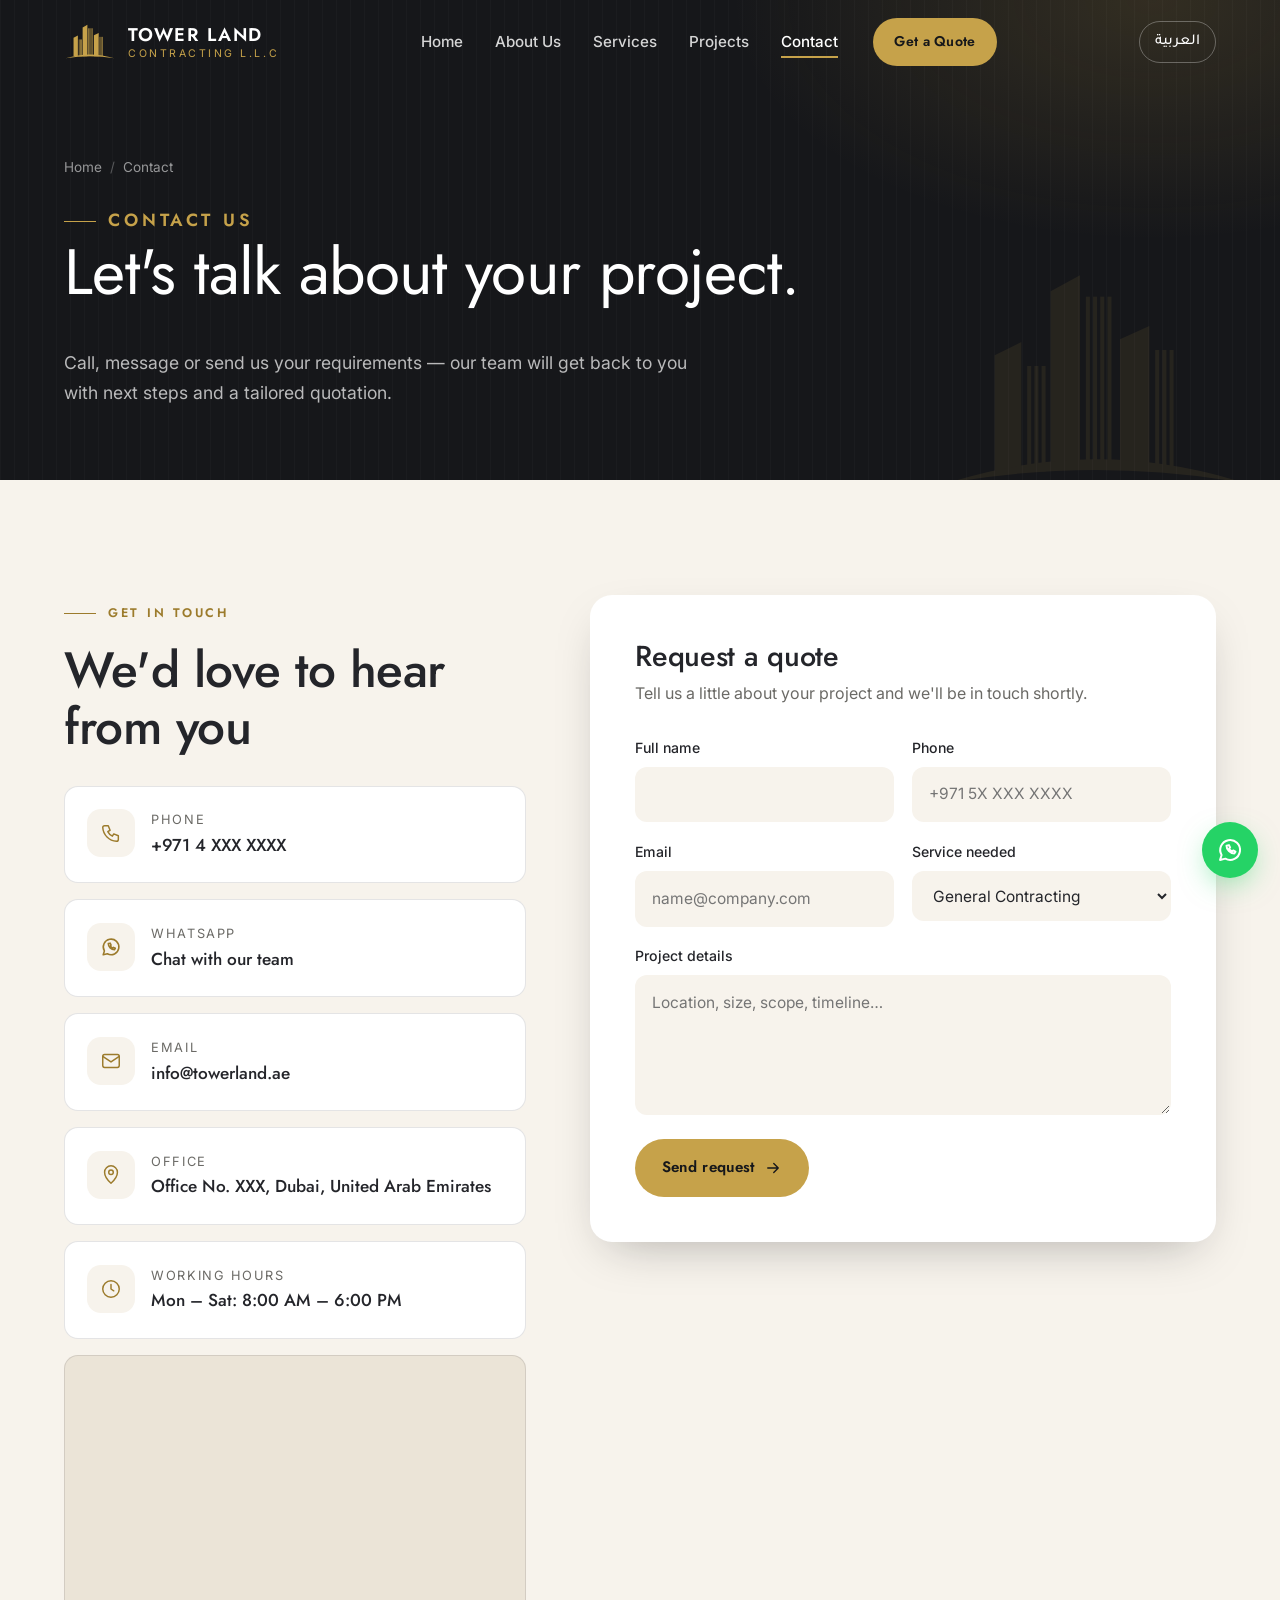
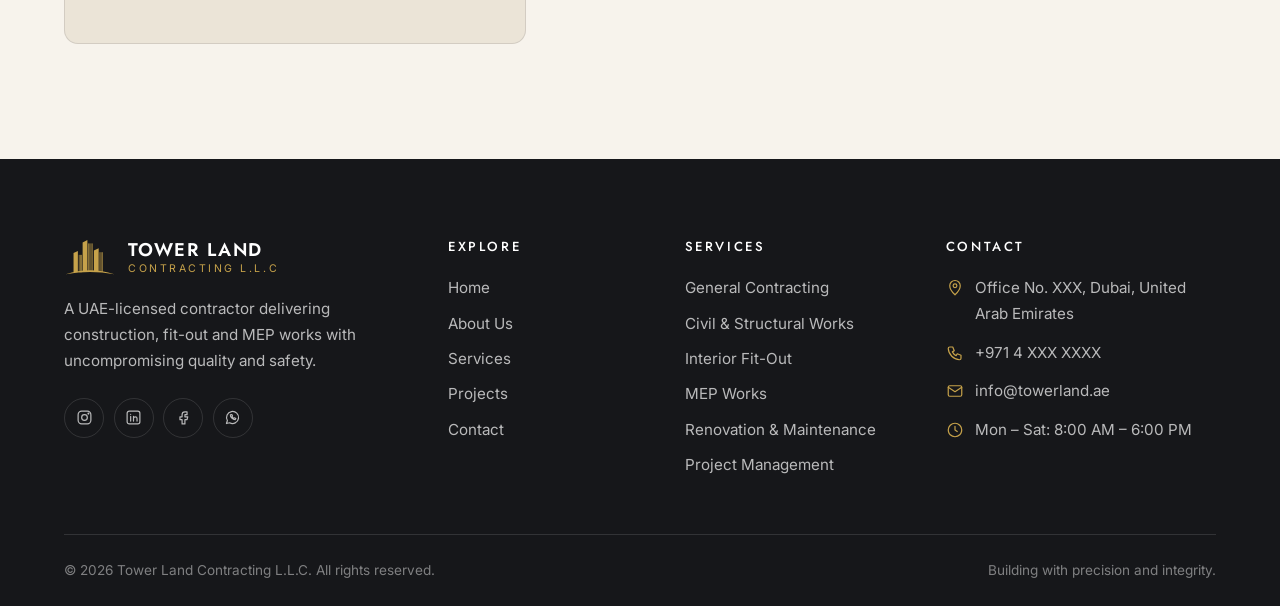
<file: contact.html>
<!doctype html>
<html lang="en" dir="ltr">
<head>
  <meta charset="utf-8">
  <meta name="viewport" content="width=device-width, initial-scale=1">
  <title data-i18n="contact.meta.title">Contact | Tower Land Contracting L.L.C</title>
  <meta name="description" content="Contact Tower Land Contracting L.L.C in Dubai for a quotation on your construction or fit-out project.">
  <meta name="theme-color" content="#16171a">
  <link rel="icon" href="assets/img/logo-mark.svg" type="image/svg+xml">
  <meta property="og:type" content="website">
  <meta property="og:title" content="Contact | Tower Land Contracting L.L.C">
  <meta property="og:description" content="Contact Tower Land Contracting L.L.C in Dubai for a quotation on your construction or fit-out project.">
  <meta property="og:image" content="assets/img/office-feature-wall.jpg">
  <script>
    /* Apply the saved language before first paint to avoid a flash of English. */
    (function () {
      var d = document.documentElement, lang = null;
      d.classList.add("js");
      try { lang = new URLSearchParams(location.search).get("lang") || localStorage.getItem("tl-lang"); } catch (e) {}
      if (lang === "ar") { d.lang = "ar"; d.dir = "rtl"; d.classList.add("i18n-pending"); }
    })();
  </script>
  <link rel="preconnect" href="https://fonts.googleapis.com">
  <link rel="preconnect" href="https://fonts.gstatic.com" crossorigin>
  <link rel="stylesheet" href="https://fonts.googleapis.com/css2?family=Inter:wght@400;500;600&family=Jost:wght@400;500;600&family=Tajawal:wght@400;500;700&display=swap">
  <link rel="stylesheet" href="assets/css/style.css">
</head>
<body>
<svg width="0" height="0" style="position:absolute" aria-hidden="true" focusable="false">
  <symbol id="i-arrow" viewBox="0 0 24 24" fill="none" stroke="currentColor" stroke-width="1.8" stroke-linecap="round" stroke-linejoin="round"><path d="M5 12h14M13 6l6 6-6 6"/></symbol>
  <symbol id="i-check" viewBox="0 0 24 24" fill="none" stroke="currentColor" stroke-width="1.6" stroke-linecap="round" stroke-linejoin="round"><circle cx="12" cy="12" r="9"/><path d="M8 12.5l2.5 2.5L16 9.5"/></symbol>
  <symbol id="i-building" viewBox="0 0 24 24" fill="none" stroke="currentColor" stroke-width="1.6" stroke-linecap="round" stroke-linejoin="round"><path d="M4 21V8l6-4v17M10 21V10h10v11M3 21h18M14 13h2M14 17h2M6.5 10h1M6.5 14h1M6.5 18h1"/></symbol>
  <symbol id="i-crane" viewBox="0 0 24 24" fill="none" stroke="currentColor" stroke-width="1.6" stroke-linecap="round" stroke-linejoin="round"><path d="M6 21V3l14 3H6M6 6l4-3M16 6v5M14.5 11h3v3h-3zM3 21h6M6 10l3-4M6 14l3-4"/></symbol>
  <symbol id="i-sofa" viewBox="0 0 24 24" fill="none" stroke="currentColor" stroke-width="1.6" stroke-linecap="round" stroke-linejoin="round"><path d="M4 11V8a2 2 0 0 1 2-2h12a2 2 0 0 1 2 2v3M3 17v-4a2 2 0 0 1 4 0v1h10v-1a2 2 0 0 1 4 0v4zM5 17v2M19 17v2"/></symbol>
  <symbol id="i-bolt" viewBox="0 0 24 24" fill="none" stroke="currentColor" stroke-width="1.6" stroke-linecap="round" stroke-linejoin="round"><path d="M13 2L5 14h6l-1 8 8-12h-6z"/></symbol>
  <symbol id="i-wrench" viewBox="0 0 24 24" fill="none" stroke="currentColor" stroke-width="1.6" stroke-linecap="round" stroke-linejoin="round"><path d="M14.7 6.3a4 4 0 0 0-5.4 5.4L3 18l3 3 6.3-6.3a4 4 0 0 0 5.4-5.4l-2.5 2.5-2.4-.6-.6-2.4z"/></symbol>
  <symbol id="i-clipboard" viewBox="0 0 24 24" fill="none" stroke="currentColor" stroke-width="1.6" stroke-linecap="round" stroke-linejoin="round"><path d="M9 3h6v3H9zM7 4.5H5V21h14V4.5h-2M8.5 12l2 2 4-4M8 17.5h8"/></symbol>
  <symbol id="i-shield" viewBox="0 0 24 24" fill="none" stroke="currentColor" stroke-width="1.6" stroke-linecap="round" stroke-linejoin="round"><path d="M12 3l8 3v6c0 4.5-3.4 8.3-8 9-4.6-.7-8-4.5-8-9V6z"/><path d="M8.5 12l2.5 2.5 4.5-5"/></symbol>
  <symbol id="i-clock" viewBox="0 0 24 24" fill="none" stroke="currentColor" stroke-width="1.6" stroke-linecap="round" stroke-linejoin="round"><circle cx="12" cy="12" r="9"/><path d="M12 7v5l3 2"/></symbol>
  <symbol id="i-medal" viewBox="0 0 24 24" fill="none" stroke="currentColor" stroke-width="1.6" stroke-linecap="round" stroke-linejoin="round"><circle cx="12" cy="9" r="6"/><path d="M8.5 13.8 7 22l5-3 5 3-1.5-8.2M12 6.5l.8 1.6 1.7.2-1.2 1.2.3 1.7-1.6-.8-1.6.8.3-1.7-1.2-1.2 1.7-.2z"/></symbol>
  <symbol id="i-doc" viewBox="0 0 24 24" fill="none" stroke="currentColor" stroke-width="1.6" stroke-linecap="round" stroke-linejoin="round"><path d="M14 3H6v18h12V7zM14 3v4h4M9 12h6M9 16h6"/></symbol>
  <symbol id="i-scale" viewBox="0 0 24 24" fill="none" stroke="currentColor" stroke-width="1.6" stroke-linecap="round" stroke-linejoin="round"><path d="M12 3v18M7 21h10M5 7h14M5 7l-3 6a3 3 0 0 0 6 0zM19 7l-3 6a3 3 0 0 0 6 0z"/></symbol>
  <symbol id="i-target" viewBox="0 0 24 24" fill="none" stroke="currentColor" stroke-width="1.6" stroke-linecap="round" stroke-linejoin="round"><circle cx="12" cy="12" r="9"/><circle cx="12" cy="12" r="5"/><circle cx="12" cy="12" r="1"/></symbol>
  <symbol id="i-eye" viewBox="0 0 24 24" fill="none" stroke="currentColor" stroke-width="1.6" stroke-linecap="round" stroke-linejoin="round"><path d="M2 12s3.6-7 10-7 10 7 10 7-3.6 7-10 7S2 12 2 12z"/><circle cx="12" cy="12" r="3"/></symbol>
  <symbol id="i-handshake" viewBox="0 0 24 24" fill="none" stroke="currentColor" stroke-width="1.6" stroke-linecap="round" stroke-linejoin="round"><path d="M2 12l4-5 4 1 3-2 3 1 6 5M2 12l4 4M22 12l-5 5-3-1-2 2-2-1-4-1M9 13l3 3M11 11l3 3"/></symbol>
  <symbol id="i-phone" viewBox="0 0 24 24" fill="none" stroke="currentColor" stroke-width="1.6" stroke-linecap="round" stroke-linejoin="round"><path d="M5 4h4l2 5-2.5 1.5a11 11 0 0 0 5 5L15 13l5 2v4a2 2 0 0 1-2 2A16 16 0 0 1 3 6a2 2 0 0 1 2-2"/></symbol>
  <symbol id="i-mail" viewBox="0 0 24 24" fill="none" stroke="currentColor" stroke-width="1.6" stroke-linecap="round" stroke-linejoin="round"><rect x="3" y="5" width="18" height="14" rx="2"/><path d="M3 7l9 6 9-6"/></symbol>
  <symbol id="i-pin" viewBox="0 0 24 24" fill="none" stroke="currentColor" stroke-width="1.6" stroke-linecap="round" stroke-linejoin="round"><path d="M12 21s-7-6.2-7-12a7 7 0 0 1 14 0c0 5.8-7 12-7 12z"/><circle cx="12" cy="9" r="2.5"/></symbol>
  <symbol id="i-calendar" viewBox="0 0 24 24" fill="none" stroke="currentColor" stroke-width="1.6" stroke-linecap="round" stroke-linejoin="round"><rect x="3" y="5" width="18" height="16" rx="2"/><path d="M3 10h18M8 3v4M16 3v4"/></symbol>
  <symbol id="i-whatsapp" viewBox="0 0 24 24" fill="none" stroke="currentColor" stroke-width="1.7" stroke-linecap="round" stroke-linejoin="round"><path d="M3.5 20.5l1.3-4.2A8.5 8.5 0 1 1 8 19.4z"/><path d="M9 8.3c0 3.4 3.3 6.7 6.7 6.7l1-1.6-2-1-1 .8c-1-.4-2-1.4-2.4-2.4l.8-1-1-2z"/></symbol>
  <symbol id="i-instagram" viewBox="0 0 24 24" fill="none" stroke="currentColor" stroke-width="1.7" stroke-linecap="round" stroke-linejoin="round"><rect x="3" y="3" width="18" height="18" rx="5"/><circle cx="12" cy="12" r="4"/><circle cx="17.5" cy="6.5" r=".6" fill="currentColor"/></symbol>
  <symbol id="i-linkedin" viewBox="0 0 24 24" fill="none" stroke="currentColor" stroke-width="1.7" stroke-linecap="round" stroke-linejoin="round"><rect x="3" y="3" width="18" height="18" rx="3"/><path d="M8 10.5V17M8 7.5v.01M12 17v-6.5M12 13.5a2.5 2.5 0 0 1 5 0V17"/></symbol>
  <symbol id="i-facebook" viewBox="0 0 24 24" fill="none" stroke="currentColor" stroke-width="1.7" stroke-linecap="round" stroke-linejoin="round"><path d="M14 8h3V4h-3a4 4 0 0 0-4 4v3H7v4h3v6h4v-6h3l1-4h-4V9a1 1 0 0 1 1-1z"/></symbol>
</svg>
  <a class="skip-link" href="#main" data-i18n="common.skip">Skip to content</a>

  <header class="site-header">
    <div class="container">
      <a class="brand" href="index.html" aria-label="Tower Land Contracting — Home" data-i18n-attr="aria-label:common.homeLabel">
        <img src="assets/img/logo-mark.svg" alt="" width="52" height="36">
        <span class="brand-text">
          <span class="brand-name" data-i18n="brand.name">TOWER LAND</span>
          <span class="brand-sub" data-i18n="brand.sub">Contracting L.L.C</span>
        </span>
      </a>
      <nav class="main-nav" id="main-nav" aria-label="Main">
        <ul class="nav-links">
          <li><a href="index.html" data-i18n="nav.home">Home</a></li>
          <li><a href="about.html" data-i18n="nav.about">About Us</a></li>
          <li><a href="services.html" data-i18n="nav.services">Services</a></li>
          <li><a href="projects.html" data-i18n="nav.projects">Projects</a></li>
          <li><a href="contact.html" aria-current="page" data-i18n="nav.contact">Contact</a></li>
        </ul>
        <a class="btn btn--gold header-cta" href="contact.html" data-i18n="nav.quote">Get a Quote</a>
      </nav>
      <div class="header-actions">
        <button class="lang-toggle" type="button" data-lang-toggle lang="ar" aria-label="عرض الموقع باللغة العربية">العربية</button>
        <button class="nav-toggle" type="button" aria-controls="main-nav" aria-expanded="false" aria-label="Open menu" data-i18n-attr="aria-label:common.menu"><span></span></button>
      </div>
    </div>
  </header>

  <main id="main">
    <section class="page-hero">
      <div class="container">
        <ol class="breadcrumb">
          <li><a href="index.html" data-i18n="nav.home">Home</a></li>
          <li aria-current="page" data-i18n="nav.contact">Contact</li>
        </ol>
        <p class="eyebrow" data-i18n="contact.hero.eyebrow">Contact us</p>
        <h1 data-i18n="contact.hero.title">Let's talk about your project.</h1>
        <p data-i18n="contact.hero.lead">Call, message or send us your requirements — our team will get back to you with next steps and a tailored quotation.</p>
      </div>
      <img class="hero-mark" src="assets/img/logo-mark.svg" alt="" aria-hidden="true">
    </section>

    <section class="section">
      <div class="container contact-grid">
        <div class="reveal">
          <p class="eyebrow" data-i18n="contact.info.eyebrow">Get in touch</p>
          <h2 class="section-title" data-i18n="contact.info.title">We'd love to hear from you</h2>
          <div class="contact-cards">
            <a class="contact-card" href="tel:+9714XXXXXXX"><div class="icon-box"><svg aria-hidden="true"><use href="#i-phone"/></svg></div><div><span data-i18n="contact.label.phone">Phone</span><strong><bdi>+971 4 XXX XXXX</bdi></strong></div></a>
            <a class="contact-card" href="https://wa.me/971XXXXXXXXX" target="_blank" rel="noopener"><div class="icon-box"><svg aria-hidden="true"><use href="#i-whatsapp"/></svg></div><div><span data-i18n="contact.label.whatsapp">WhatsApp</span><strong data-i18n="contact.whatsappCta">Chat with our team</strong></div></a>
            <a class="contact-card" href="mailto:info@towerland.ae"><div class="icon-box"><svg aria-hidden="true"><use href="#i-mail"/></svg></div><div><span data-i18n="contact.label.email">Email</span><strong>info@towerland.ae</strong></div></a>
            <div class="contact-card"><div class="icon-box"><svg aria-hidden="true"><use href="#i-pin"/></svg></div><div><span data-i18n="contact.label.address">Office</span><strong data-i18n="contact.address">Office No. XXX, Dubai, United Arab Emirates</strong></div></div>
            <div class="contact-card"><div class="icon-box"><svg aria-hidden="true"><use href="#i-clock"/></svg></div><div><span data-i18n="contact.label.hours">Working hours</span><strong data-i18n="contact.hours">Mon – Sat: 8:00 AM – 6:00 PM</strong></div></div>
          </div>
          <!-- PLACEHOLDER map: replace q=Dubai with the office address or a Google Maps embed link -->
          <div class="map-wrap">
            <iframe title="Office location map" data-i18n-attr="title:contact.mapTitle" src="https://maps.google.com/maps?q=Dubai%2C%20United%20Arab%20Emirates&amp;z=11&amp;output=embed" loading="lazy" referrerpolicy="no-referrer-when-downgrade"></iframe>
          </div>
        </div>

        <div class="form-card reveal" style="--d:.1s">
          <h2 data-i18n="contact.form.title">Request a quote</h2>
          <p data-i18n="contact.form.lead">Tell us a little about your project and we'll be in touch shortly.</p>
          <form id="quote-form" action="mailto:info@towerland.ae" method="post" enctype="text/plain" data-email="info@towerland.ae" novalidate>
            <div class="form-grid">
              <div class="form-field">
                <label for="f-name" data-i18n="contact.form.name">Full name</label>
                <input id="f-name" name="name" type="text" autocomplete="name" required>
              </div>
              <div class="form-field">
                <label for="f-phone" data-i18n="contact.form.phone">Phone</label>
                <input id="f-phone" name="phone" type="tel" autocomplete="tel" placeholder="+971 5X XXX XXXX" required>
              </div>
              <div class="form-field">
                <label for="f-email" data-i18n="contact.form.email">Email</label>
                <input id="f-email" name="email" type="email" autocomplete="email" placeholder="name@company.com">
              </div>
              <div class="form-field">
                <label for="f-service" data-i18n="contact.form.service">Service needed</label>
                <select id="f-service" name="service">
                  <option value="General Contracting" data-i18n="svc.general.title">General Contracting</option>
                  <option value="Civil & Structural Works" data-i18n="svc.civil.title">Civil &amp; Structural Works</option>
                  <option value="Interior Fit-Out" data-i18n="svc.fitout.title">Interior Fit-Out</option>
                  <option value="MEP Works" data-i18n="svc.mep.title">MEP Works</option>
                  <option value="Renovation & Maintenance" data-i18n="svc.renovation.title">Renovation &amp; Maintenance</option>
                  <option value="Project Management" data-i18n="svc.pm.title">Project Management</option>
                  <option value="Other" data-i18n="contact.form.other">Other</option>
                </select>
              </div>
              <div class="form-field form-field--full">
                <label for="f-message" data-i18n="contact.form.message">Project details</label>
                <textarea id="f-message" name="message" placeholder="Location, size, scope, timeline…" data-i18n-attr="placeholder:contact.form.messagePh" required></textarea>
              </div>
            </div>
            <div class="form-actions">
              <button class="btn btn--gold" type="submit"><span data-i18n="contact.form.submit">Send request</span><svg class="icon-arrow" aria-hidden="true"><use href="#i-arrow"/></svg></button>
              <p class="form-status" role="status" aria-live="polite"></p>
            </div>
          </form>
        </div>
      </div>
    </section>
  </main>

  <footer class="site-footer">
    <div class="container">
      <div class="footer-grid">
        <div>
          <a class="brand" href="index.html">
            <img src="assets/img/logo-mark.svg" alt="" width="52" height="36">
            <span class="brand-text">
              <span class="brand-name" data-i18n="brand.name">TOWER LAND</span>
              <span class="brand-sub" data-i18n="brand.sub">Contracting L.L.C</span>
            </span>
          </a>
          <p class="footer-about" data-i18n="footer.about">A UAE-licensed contractor delivering construction, fit-out and MEP works with uncompromising quality and safety.</p>
          <div class="socials">
            <a href="#" aria-label="Instagram"><svg aria-hidden="true"><use href="#i-instagram"/></svg></a>
            <a href="#" aria-label="LinkedIn"><svg aria-hidden="true"><use href="#i-linkedin"/></svg></a>
            <a href="#" aria-label="Facebook"><svg aria-hidden="true"><use href="#i-facebook"/></svg></a>
            <a href="https://wa.me/971XXXXXXXXX" aria-label="WhatsApp" target="_blank" rel="noopener"><svg aria-hidden="true"><use href="#i-whatsapp"/></svg></a>
          </div>
        </div>
        <div>
          <h4 data-i18n="footer.explore">Explore</h4>
          <ul class="footer-links">
            <li><a href="index.html" data-i18n="nav.home">Home</a></li>
            <li><a href="about.html" data-i18n="nav.about">About Us</a></li>
            <li><a href="services.html" data-i18n="nav.services">Services</a></li>
            <li><a href="projects.html" data-i18n="nav.projects">Projects</a></li>
            <li><a href="contact.html" data-i18n="nav.contact">Contact</a></li>
          </ul>
        </div>
        <div>
          <h4 data-i18n="footer.services">Services</h4>
          <ul class="footer-links">
            <li><a href="services.html#general" data-i18n="svc.general.title">General Contracting</a></li>
            <li><a href="services.html#civil" data-i18n="svc.civil.title">Civil &amp; Structural Works</a></li>
            <li><a href="services.html#fitout" data-i18n="svc.fitout.title">Interior Fit-Out</a></li>
            <li><a href="services.html#mep" data-i18n="svc.mep.title">MEP Works</a></li>
            <li><a href="services.html#renovation" data-i18n="svc.renovation.title">Renovation &amp; Maintenance</a></li>
            <li><a href="services.html#pm" data-i18n="svc.pm.title">Project Management</a></li>
          </ul>
        </div>
        <div>
          <h4 data-i18n="footer.contact">Contact</h4>
          <ul class="footer-contact">
            <li><svg aria-hidden="true"><use href="#i-pin"/></svg><span data-i18n="contact.address">Office No. XXX, Dubai, United Arab Emirates</span></li>
            <li><svg aria-hidden="true"><use href="#i-phone"/></svg><a href="tel:+9714XXXXXXX"><bdi>+971 4 XXX XXXX</bdi></a></li>
            <li><svg aria-hidden="true"><use href="#i-mail"/></svg><a href="mailto:info@towerland.ae">info@towerland.ae</a></li>
            <li><svg aria-hidden="true"><use href="#i-clock"/></svg><span data-i18n="contact.hours">Mon – Sat: 8:00 AM – 6:00 PM</span></li>
          </ul>
        </div>
      </div>
      <div class="footer-bottom">
        <span>© <span data-year>2026</span> <span data-i18n="footer.rights">Tower Land Contracting L.L.C. All rights reserved.</span></span>
        <span data-i18n="footer.tagline">Building with precision and integrity.</span>
      </div>
    </div>
  </footer>

  <a class="wa-float" href="https://wa.me/971XXXXXXXXX" target="_blank" rel="noopener" aria-label="Chat with us on WhatsApp" data-i18n-attr="aria-label:common.whatsapp"><svg aria-hidden="true"><use href="#i-whatsapp"/></svg></a>

  <script src="assets/js/i18n.js" defer></script>
  <script src="assets/js/main.js" defer></script>
</body>
</html>
</file>
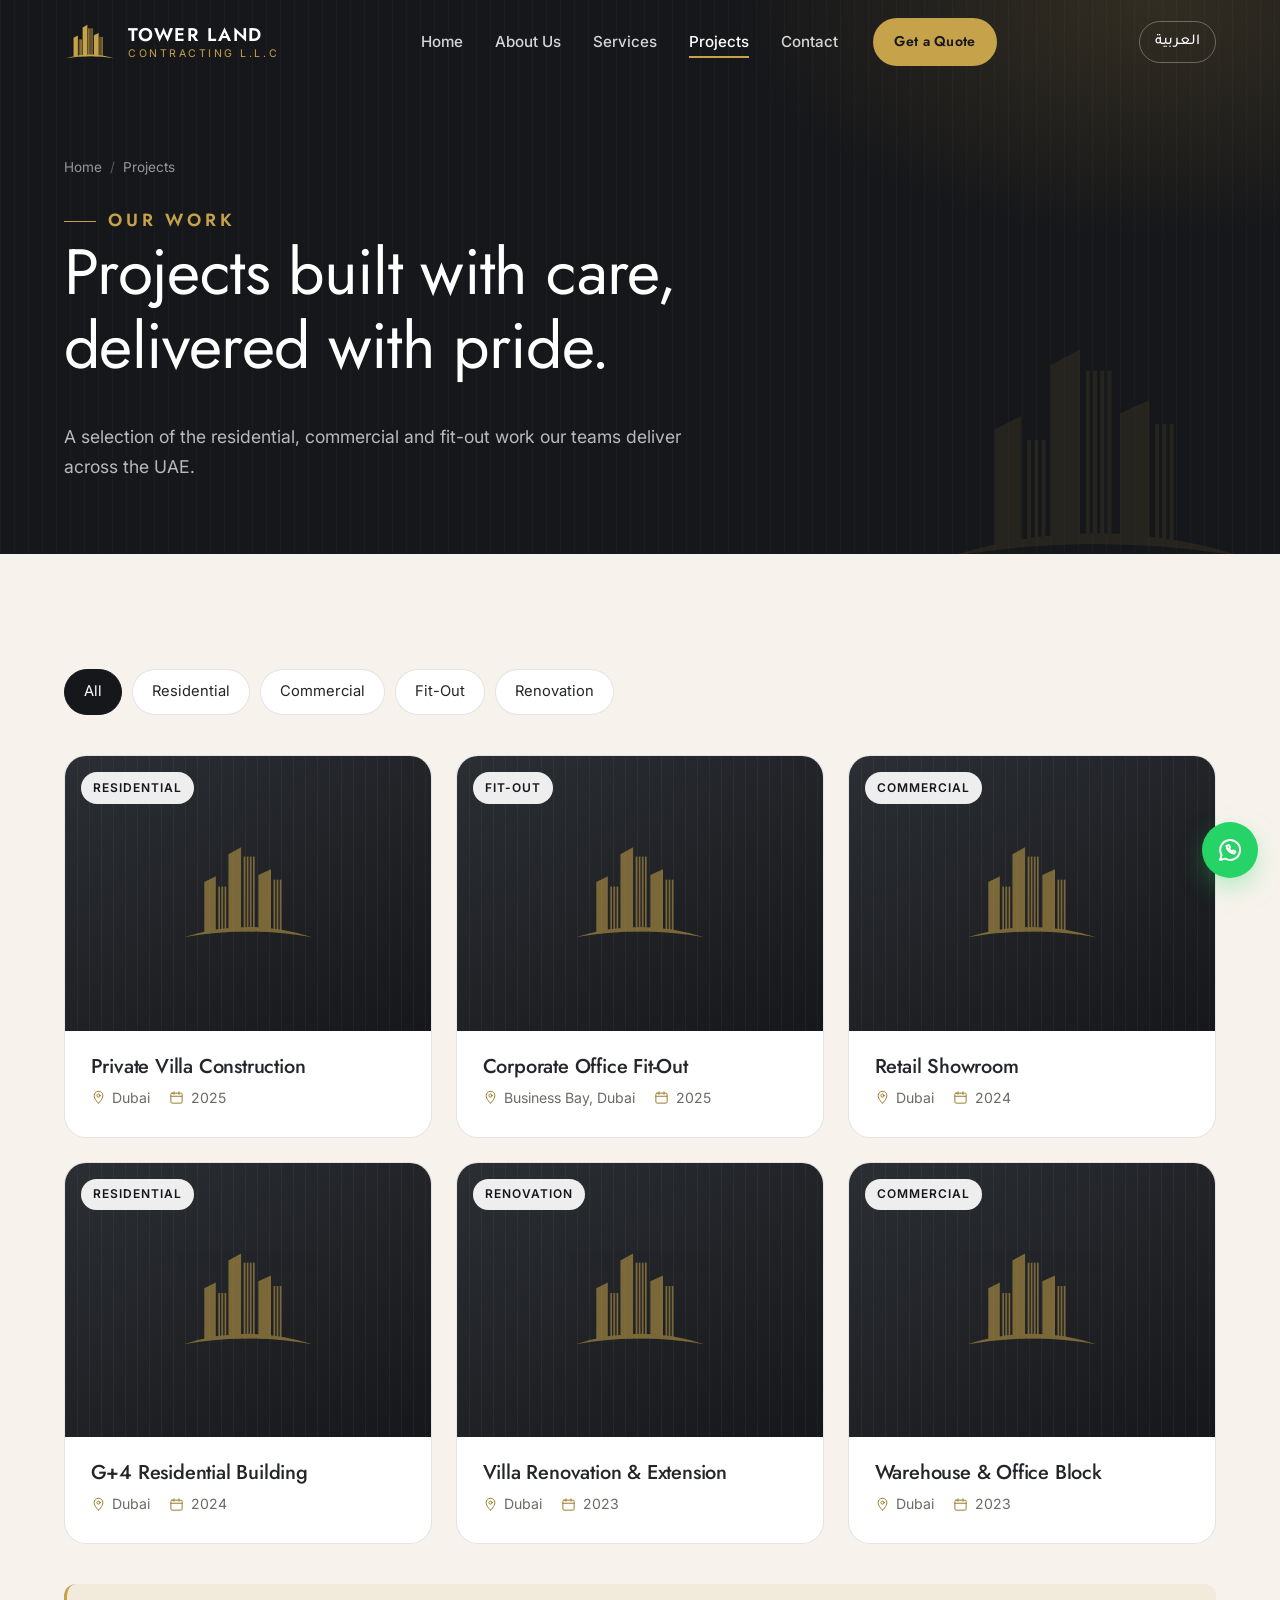
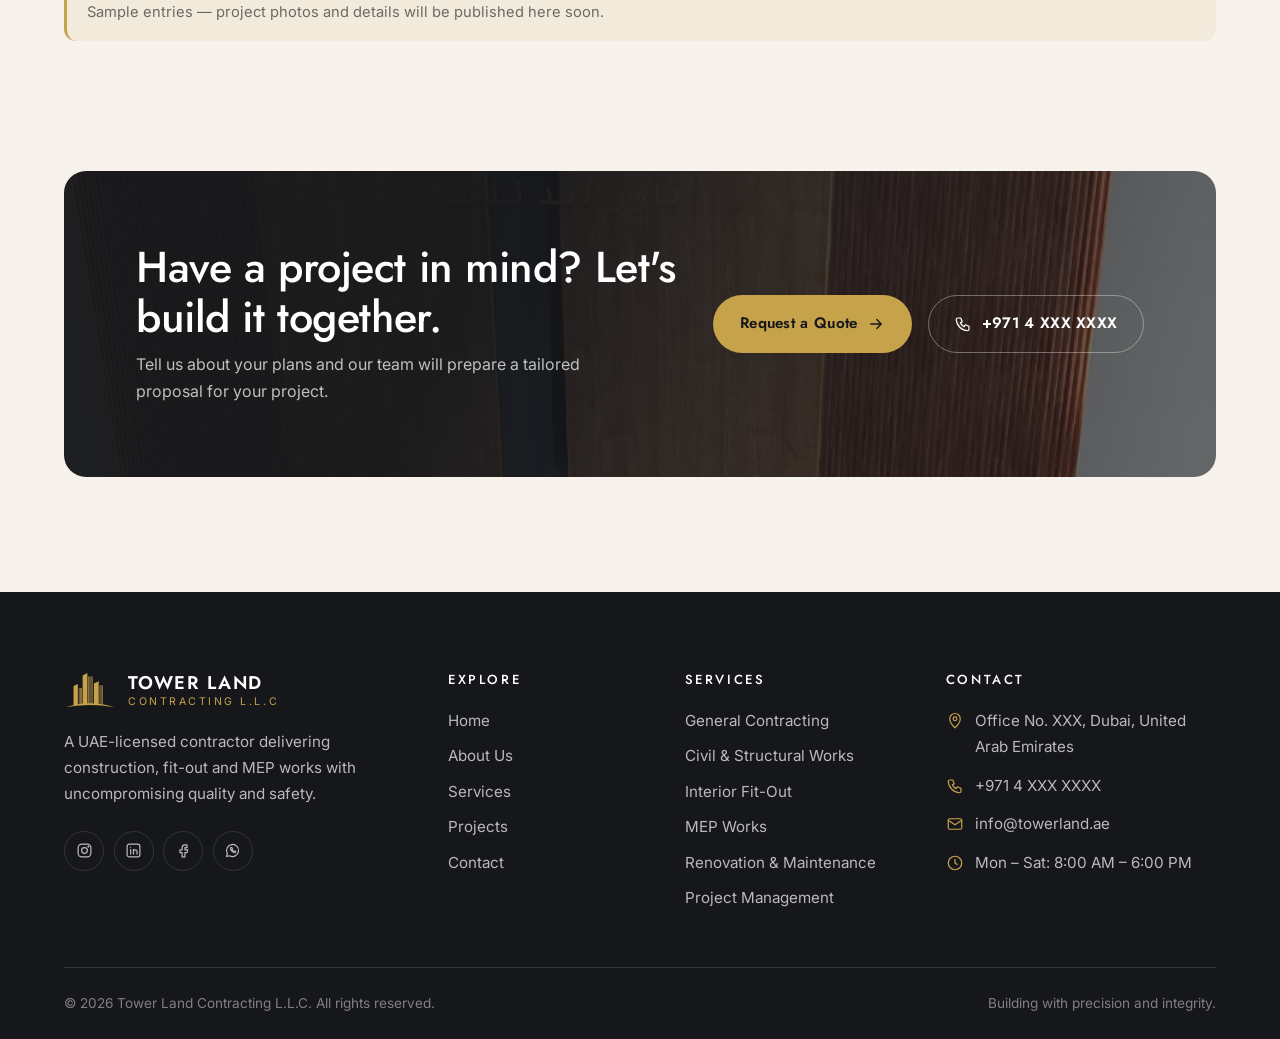
<file: projects.html>
<!doctype html>
<html lang="en" dir="ltr">
<head>
  <meta charset="utf-8">
  <meta name="viewport" content="width=device-width, initial-scale=1">
  <title data-i18n="projects.meta.title">Projects | Tower Land Contracting L.L.C</title>
  <meta name="description" content="Residential, commercial and fit-out projects delivered by Tower Land Contracting L.L.C.">
  <meta name="theme-color" content="#16171a">
  <link rel="icon" href="assets/img/logo-mark.svg" type="image/svg+xml">
  <meta property="og:type" content="website">
  <meta property="og:title" content="Projects | Tower Land Contracting L.L.C">
  <meta property="og:description" content="Residential, commercial and fit-out projects delivered by Tower Land Contracting L.L.C.">
  <meta property="og:image" content="assets/img/office-feature-wall.jpg">
  <script>
    /* Apply the saved language before first paint to avoid a flash of English. */
    (function () {
      var d = document.documentElement, lang = null;
      d.classList.add("js");
      try { lang = new URLSearchParams(location.search).get("lang") || localStorage.getItem("tl-lang"); } catch (e) {}
      if (lang === "ar") { d.lang = "ar"; d.dir = "rtl"; d.classList.add("i18n-pending"); }
    })();
  </script>
  <link rel="preconnect" href="https://fonts.googleapis.com">
  <link rel="preconnect" href="https://fonts.gstatic.com" crossorigin>
  <link rel="stylesheet" href="https://fonts.googleapis.com/css2?family=Inter:wght@400;500;600&family=Jost:wght@400;500;600&family=Tajawal:wght@400;500;700&display=swap">
  <link rel="stylesheet" href="assets/css/style.css">
</head>
<body>
<svg width="0" height="0" style="position:absolute" aria-hidden="true" focusable="false">
  <symbol id="i-arrow" viewBox="0 0 24 24" fill="none" stroke="currentColor" stroke-width="1.8" stroke-linecap="round" stroke-linejoin="round"><path d="M5 12h14M13 6l6 6-6 6"/></symbol>
  <symbol id="i-check" viewBox="0 0 24 24" fill="none" stroke="currentColor" stroke-width="1.6" stroke-linecap="round" stroke-linejoin="round"><circle cx="12" cy="12" r="9"/><path d="M8 12.5l2.5 2.5L16 9.5"/></symbol>
  <symbol id="i-building" viewBox="0 0 24 24" fill="none" stroke="currentColor" stroke-width="1.6" stroke-linecap="round" stroke-linejoin="round"><path d="M4 21V8l6-4v17M10 21V10h10v11M3 21h18M14 13h2M14 17h2M6.5 10h1M6.5 14h1M6.5 18h1"/></symbol>
  <symbol id="i-crane" viewBox="0 0 24 24" fill="none" stroke="currentColor" stroke-width="1.6" stroke-linecap="round" stroke-linejoin="round"><path d="M6 21V3l14 3H6M6 6l4-3M16 6v5M14.5 11h3v3h-3zM3 21h6M6 10l3-4M6 14l3-4"/></symbol>
  <symbol id="i-sofa" viewBox="0 0 24 24" fill="none" stroke="currentColor" stroke-width="1.6" stroke-linecap="round" stroke-linejoin="round"><path d="M4 11V8a2 2 0 0 1 2-2h12a2 2 0 0 1 2 2v3M3 17v-4a2 2 0 0 1 4 0v1h10v-1a2 2 0 0 1 4 0v4zM5 17v2M19 17v2"/></symbol>
  <symbol id="i-bolt" viewBox="0 0 24 24" fill="none" stroke="currentColor" stroke-width="1.6" stroke-linecap="round" stroke-linejoin="round"><path d="M13 2L5 14h6l-1 8 8-12h-6z"/></symbol>
  <symbol id="i-wrench" viewBox="0 0 24 24" fill="none" stroke="currentColor" stroke-width="1.6" stroke-linecap="round" stroke-linejoin="round"><path d="M14.7 6.3a4 4 0 0 0-5.4 5.4L3 18l3 3 6.3-6.3a4 4 0 0 0 5.4-5.4l-2.5 2.5-2.4-.6-.6-2.4z"/></symbol>
  <symbol id="i-clipboard" viewBox="0 0 24 24" fill="none" stroke="currentColor" stroke-width="1.6" stroke-linecap="round" stroke-linejoin="round"><path d="M9 3h6v3H9zM7 4.5H5V21h14V4.5h-2M8.5 12l2 2 4-4M8 17.5h8"/></symbol>
  <symbol id="i-shield" viewBox="0 0 24 24" fill="none" stroke="currentColor" stroke-width="1.6" stroke-linecap="round" stroke-linejoin="round"><path d="M12 3l8 3v6c0 4.5-3.4 8.3-8 9-4.6-.7-8-4.5-8-9V6z"/><path d="M8.5 12l2.5 2.5 4.5-5"/></symbol>
  <symbol id="i-clock" viewBox="0 0 24 24" fill="none" stroke="currentColor" stroke-width="1.6" stroke-linecap="round" stroke-linejoin="round"><circle cx="12" cy="12" r="9"/><path d="M12 7v5l3 2"/></symbol>
  <symbol id="i-medal" viewBox="0 0 24 24" fill="none" stroke="currentColor" stroke-width="1.6" stroke-linecap="round" stroke-linejoin="round"><circle cx="12" cy="9" r="6"/><path d="M8.5 13.8 7 22l5-3 5 3-1.5-8.2M12 6.5l.8 1.6 1.7.2-1.2 1.2.3 1.7-1.6-.8-1.6.8.3-1.7-1.2-1.2 1.7-.2z"/></symbol>
  <symbol id="i-doc" viewBox="0 0 24 24" fill="none" stroke="currentColor" stroke-width="1.6" stroke-linecap="round" stroke-linejoin="round"><path d="M14 3H6v18h12V7zM14 3v4h4M9 12h6M9 16h6"/></symbol>
  <symbol id="i-scale" viewBox="0 0 24 24" fill="none" stroke="currentColor" stroke-width="1.6" stroke-linecap="round" stroke-linejoin="round"><path d="M12 3v18M7 21h10M5 7h14M5 7l-3 6a3 3 0 0 0 6 0zM19 7l-3 6a3 3 0 0 0 6 0z"/></symbol>
  <symbol id="i-target" viewBox="0 0 24 24" fill="none" stroke="currentColor" stroke-width="1.6" stroke-linecap="round" stroke-linejoin="round"><circle cx="12" cy="12" r="9"/><circle cx="12" cy="12" r="5"/><circle cx="12" cy="12" r="1"/></symbol>
  <symbol id="i-eye" viewBox="0 0 24 24" fill="none" stroke="currentColor" stroke-width="1.6" stroke-linecap="round" stroke-linejoin="round"><path d="M2 12s3.6-7 10-7 10 7 10 7-3.6 7-10 7S2 12 2 12z"/><circle cx="12" cy="12" r="3"/></symbol>
  <symbol id="i-handshake" viewBox="0 0 24 24" fill="none" stroke="currentColor" stroke-width="1.6" stroke-linecap="round" stroke-linejoin="round"><path d="M2 12l4-5 4 1 3-2 3 1 6 5M2 12l4 4M22 12l-5 5-3-1-2 2-2-1-4-1M9 13l3 3M11 11l3 3"/></symbol>
  <symbol id="i-phone" viewBox="0 0 24 24" fill="none" stroke="currentColor" stroke-width="1.6" stroke-linecap="round" stroke-linejoin="round"><path d="M5 4h4l2 5-2.5 1.5a11 11 0 0 0 5 5L15 13l5 2v4a2 2 0 0 1-2 2A16 16 0 0 1 3 6a2 2 0 0 1 2-2"/></symbol>
  <symbol id="i-mail" viewBox="0 0 24 24" fill="none" stroke="currentColor" stroke-width="1.6" stroke-linecap="round" stroke-linejoin="round"><rect x="3" y="5" width="18" height="14" rx="2"/><path d="M3 7l9 6 9-6"/></symbol>
  <symbol id="i-pin" viewBox="0 0 24 24" fill="none" stroke="currentColor" stroke-width="1.6" stroke-linecap="round" stroke-linejoin="round"><path d="M12 21s-7-6.2-7-12a7 7 0 0 1 14 0c0 5.8-7 12-7 12z"/><circle cx="12" cy="9" r="2.5"/></symbol>
  <symbol id="i-calendar" viewBox="0 0 24 24" fill="none" stroke="currentColor" stroke-width="1.6" stroke-linecap="round" stroke-linejoin="round"><rect x="3" y="5" width="18" height="16" rx="2"/><path d="M3 10h18M8 3v4M16 3v4"/></symbol>
  <symbol id="i-whatsapp" viewBox="0 0 24 24" fill="none" stroke="currentColor" stroke-width="1.7" stroke-linecap="round" stroke-linejoin="round"><path d="M3.5 20.5l1.3-4.2A8.5 8.5 0 1 1 8 19.4z"/><path d="M9 8.3c0 3.4 3.3 6.7 6.7 6.7l1-1.6-2-1-1 .8c-1-.4-2-1.4-2.4-2.4l.8-1-1-2z"/></symbol>
  <symbol id="i-instagram" viewBox="0 0 24 24" fill="none" stroke="currentColor" stroke-width="1.7" stroke-linecap="round" stroke-linejoin="round"><rect x="3" y="3" width="18" height="18" rx="5"/><circle cx="12" cy="12" r="4"/><circle cx="17.5" cy="6.5" r=".6" fill="currentColor"/></symbol>
  <symbol id="i-linkedin" viewBox="0 0 24 24" fill="none" stroke="currentColor" stroke-width="1.7" stroke-linecap="round" stroke-linejoin="round"><rect x="3" y="3" width="18" height="18" rx="3"/><path d="M8 10.5V17M8 7.5v.01M12 17v-6.5M12 13.5a2.5 2.5 0 0 1 5 0V17"/></symbol>
  <symbol id="i-facebook" viewBox="0 0 24 24" fill="none" stroke="currentColor" stroke-width="1.7" stroke-linecap="round" stroke-linejoin="round"><path d="M14 8h3V4h-3a4 4 0 0 0-4 4v3H7v4h3v6h4v-6h3l1-4h-4V9a1 1 0 0 1 1-1z"/></symbol>
</svg>
  <a class="skip-link" href="#main" data-i18n="common.skip">Skip to content</a>

  <header class="site-header">
    <div class="container">
      <a class="brand" href="index.html" aria-label="Tower Land Contracting — Home" data-i18n-attr="aria-label:common.homeLabel">
        <img src="assets/img/logo-mark.svg" alt="" width="52" height="36">
        <span class="brand-text">
          <span class="brand-name" data-i18n="brand.name">TOWER LAND</span>
          <span class="brand-sub" data-i18n="brand.sub">Contracting L.L.C</span>
        </span>
      </a>
      <nav class="main-nav" id="main-nav" aria-label="Main">
        <ul class="nav-links">
          <li><a href="index.html" data-i18n="nav.home">Home</a></li>
          <li><a href="about.html" data-i18n="nav.about">About Us</a></li>
          <li><a href="services.html" data-i18n="nav.services">Services</a></li>
          <li><a href="projects.html" aria-current="page" data-i18n="nav.projects">Projects</a></li>
          <li><a href="contact.html" data-i18n="nav.contact">Contact</a></li>
        </ul>
        <a class="btn btn--gold header-cta" href="contact.html" data-i18n="nav.quote">Get a Quote</a>
      </nav>
      <div class="header-actions">
        <button class="lang-toggle" type="button" data-lang-toggle lang="ar" aria-label="عرض الموقع باللغة العربية">العربية</button>
        <button class="nav-toggle" type="button" aria-controls="main-nav" aria-expanded="false" aria-label="Open menu" data-i18n-attr="aria-label:common.menu"><span></span></button>
      </div>
    </div>
  </header>

  <main id="main">
    <section class="page-hero">
      <div class="container">
        <ol class="breadcrumb">
          <li><a href="index.html" data-i18n="nav.home">Home</a></li>
          <li aria-current="page" data-i18n="nav.projects">Projects</li>
        </ol>
        <p class="eyebrow" data-i18n="projects.hero.eyebrow">Our work</p>
        <h1 data-i18n="projects.hero.title">Projects built with care, delivered with pride.</h1>
        <p data-i18n="projects.hero.lead">A selection of the residential, commercial and fit-out work our teams deliver across the UAE.</p>
      </div>
      <img class="hero-mark" src="assets/img/logo-mark.svg" alt="" aria-hidden="true">
    </section>

    <section class="section">
      <div class="container">
        <div class="filter-bar" role="group" aria-label="Filter projects" data-i18n-attr="aria-label:projects.filterLabel">
          <button class="filter-btn is-active" type="button" data-filter="all" aria-pressed="true" data-i18n="projects.cat.all">All</button>
          <button class="filter-btn" type="button" data-filter="residential" aria-pressed="false" data-i18n="projects.cat.residential">Residential</button>
          <button class="filter-btn" type="button" data-filter="commercial" aria-pressed="false" data-i18n="projects.cat.commercial">Commercial</button>
          <button class="filter-btn" type="button" data-filter="fitout" aria-pressed="false" data-i18n="projects.cat.fitout">Fit-Out</button>
          <button class="filter-btn" type="button" data-filter="renovation" aria-pressed="false" data-i18n="projects.cat.renovation">Renovation</button>
        </div>
        <div class="projects-grid">
          <article class="project-card reveal" data-category="residential" style="--d:0.00s">
            <div class="project-media">
              <div class="project-placeholder"><img src="assets/img/logo-mark.svg" alt=""></div>
              <span class="project-cat" data-i18n="projects.cat.residential">Residential</span>
            </div>
            <div class="project-body">
              <h3 data-i18n="projects.p1.title">Private Villa Construction</h3>
              <div class="project-meta">
                <span><svg aria-hidden="true"><use href="#i-pin"/></svg><span data-i18n="projects.p1.loc">Dubai</span></span>
                <span><svg aria-hidden="true"><use href="#i-calendar"/></svg>2025</span>
              </div>
            </div>
          </article>
          <article class="project-card reveal" data-category="fitout" style="--d:0.08s">
            <div class="project-media">
              <div class="project-placeholder"><img src="assets/img/logo-mark.svg" alt=""></div>
              <span class="project-cat" data-i18n="projects.cat.fitout">Fit-Out</span>
            </div>
            <div class="project-body">
              <h3 data-i18n="projects.p2.title">Corporate Office Fit-Out</h3>
              <div class="project-meta">
                <span><svg aria-hidden="true"><use href="#i-pin"/></svg><span data-i18n="projects.p2.loc">Business Bay, Dubai</span></span>
                <span><svg aria-hidden="true"><use href="#i-calendar"/></svg>2025</span>
              </div>
            </div>
          </article>
          <article class="project-card reveal" data-category="commercial" style="--d:0.16s">
            <div class="project-media">
              <div class="project-placeholder"><img src="assets/img/logo-mark.svg" alt=""></div>
              <span class="project-cat" data-i18n="projects.cat.commercial">Commercial</span>
            </div>
            <div class="project-body">
              <h3 data-i18n="projects.p3.title">Retail Showroom</h3>
              <div class="project-meta">
                <span><svg aria-hidden="true"><use href="#i-pin"/></svg><span data-i18n="projects.p3.loc">Dubai</span></span>
                <span><svg aria-hidden="true"><use href="#i-calendar"/></svg>2024</span>
              </div>
            </div>
          </article>
          <article class="project-card reveal" data-category="residential" style="--d:0.00s">
            <div class="project-media">
              <div class="project-placeholder"><img src="assets/img/logo-mark.svg" alt=""></div>
              <span class="project-cat" data-i18n="projects.cat.residential">Residential</span>
            </div>
            <div class="project-body">
              <h3 data-i18n="projects.p4.title">G+4 Residential Building</h3>
              <div class="project-meta">
                <span><svg aria-hidden="true"><use href="#i-pin"/></svg><span data-i18n="projects.p4.loc">Dubai</span></span>
                <span><svg aria-hidden="true"><use href="#i-calendar"/></svg>2024</span>
              </div>
            </div>
          </article>
          <article class="project-card reveal" data-category="renovation" style="--d:0.08s">
            <div class="project-media">
              <div class="project-placeholder"><img src="assets/img/logo-mark.svg" alt=""></div>
              <span class="project-cat" data-i18n="projects.cat.renovation">Renovation</span>
            </div>
            <div class="project-body">
              <h3 data-i18n="projects.p5.title">Villa Renovation &amp; Extension</h3>
              <div class="project-meta">
                <span><svg aria-hidden="true"><use href="#i-pin"/></svg><span data-i18n="projects.p5.loc">Dubai</span></span>
                <span><svg aria-hidden="true"><use href="#i-calendar"/></svg>2023</span>
              </div>
            </div>
          </article>
          <article class="project-card reveal" data-category="commercial" style="--d:0.16s">
            <div class="project-media">
              <div class="project-placeholder"><img src="assets/img/logo-mark.svg" alt=""></div>
              <span class="project-cat" data-i18n="projects.cat.commercial">Commercial</span>
            </div>
            <div class="project-body">
              <h3 data-i18n="projects.p6.title">Warehouse &amp; Office Block</h3>
              <div class="project-meta">
                <span><svg aria-hidden="true"><use href="#i-pin"/></svg><span data-i18n="projects.p6.loc">Dubai</span></span>
                <span><svg aria-hidden="true"><use href="#i-calendar"/></svg>2023</span>
              </div>
            </div>
          </article>
        </div>
        <p class="note" data-i18n="projects.note">Sample entries — project photos and details will be published here soon.</p>
      </div>
    </section>

    <section class="section" style="padding-top:0">
      <div class="container">
        <div class="cta-band reveal">
          <div>
            <h2 data-i18n="cta.title">Have a project in mind? Let's build it together.</h2>
            <p data-i18n="cta.text">Tell us about your plans and our team will prepare a tailored proposal for your project.</p>
          </div>
          <div class="hero-actions">
            <a class="btn btn--gold" href="contact.html"><span data-i18n="common.quote">Request a Quote</span><svg class="icon-arrow" aria-hidden="true"><use href="#i-arrow"/></svg></a>
            <a class="btn btn--outline-light" href="tel:+9714XXXXXXX"><svg aria-hidden="true"><use href="#i-phone"/></svg><bdi>+971 4 XXX XXXX</bdi></a>
          </div>
        </div>
      </div>
    </section>
  </main>

  <footer class="site-footer">
    <div class="container">
      <div class="footer-grid">
        <div>
          <a class="brand" href="index.html">
            <img src="assets/img/logo-mark.svg" alt="" width="52" height="36">
            <span class="brand-text">
              <span class="brand-name" data-i18n="brand.name">TOWER LAND</span>
              <span class="brand-sub" data-i18n="brand.sub">Contracting L.L.C</span>
            </span>
          </a>
          <p class="footer-about" data-i18n="footer.about">A UAE-licensed contractor delivering construction, fit-out and MEP works with uncompromising quality and safety.</p>
          <div class="socials">
            <a href="#" aria-label="Instagram"><svg aria-hidden="true"><use href="#i-instagram"/></svg></a>
            <a href="#" aria-label="LinkedIn"><svg aria-hidden="true"><use href="#i-linkedin"/></svg></a>
            <a href="#" aria-label="Facebook"><svg aria-hidden="true"><use href="#i-facebook"/></svg></a>
            <a href="https://wa.me/971XXXXXXXXX" aria-label="WhatsApp" target="_blank" rel="noopener"><svg aria-hidden="true"><use href="#i-whatsapp"/></svg></a>
          </div>
        </div>
        <div>
          <h4 data-i18n="footer.explore">Explore</h4>
          <ul class="footer-links">
            <li><a href="index.html" data-i18n="nav.home">Home</a></li>
            <li><a href="about.html" data-i18n="nav.about">About Us</a></li>
            <li><a href="services.html" data-i18n="nav.services">Services</a></li>
            <li><a href="projects.html" data-i18n="nav.projects">Projects</a></li>
            <li><a href="contact.html" data-i18n="nav.contact">Contact</a></li>
          </ul>
        </div>
        <div>
          <h4 data-i18n="footer.services">Services</h4>
          <ul class="footer-links">
            <li><a href="services.html#general" data-i18n="svc.general.title">General Contracting</a></li>
            <li><a href="services.html#civil" data-i18n="svc.civil.title">Civil &amp; Structural Works</a></li>
            <li><a href="services.html#fitout" data-i18n="svc.fitout.title">Interior Fit-Out</a></li>
            <li><a href="services.html#mep" data-i18n="svc.mep.title">MEP Works</a></li>
            <li><a href="services.html#renovation" data-i18n="svc.renovation.title">Renovation &amp; Maintenance</a></li>
            <li><a href="services.html#pm" data-i18n="svc.pm.title">Project Management</a></li>
          </ul>
        </div>
        <div>
          <h4 data-i18n="footer.contact">Contact</h4>
          <ul class="footer-contact">
            <li><svg aria-hidden="true"><use href="#i-pin"/></svg><span data-i18n="contact.address">Office No. XXX, Dubai, United Arab Emirates</span></li>
            <li><svg aria-hidden="true"><use href="#i-phone"/></svg><a href="tel:+9714XXXXXXX"><bdi>+971 4 XXX XXXX</bdi></a></li>
            <li><svg aria-hidden="true"><use href="#i-mail"/></svg><a href="mailto:info@towerland.ae">info@towerland.ae</a></li>
            <li><svg aria-hidden="true"><use href="#i-clock"/></svg><span data-i18n="contact.hours">Mon – Sat: 8:00 AM – 6:00 PM</span></li>
          </ul>
        </div>
      </div>
      <div class="footer-bottom">
        <span>© <span data-year>2026</span> <span data-i18n="footer.rights">Tower Land Contracting L.L.C. All rights reserved.</span></span>
        <span data-i18n="footer.tagline">Building with precision and integrity.</span>
      </div>
    </div>
  </footer>

  <a class="wa-float" href="https://wa.me/971XXXXXXXXX" target="_blank" rel="noopener" aria-label="Chat with us on WhatsApp" data-i18n-attr="aria-label:common.whatsapp"><svg aria-hidden="true"><use href="#i-whatsapp"/></svg></a>

  <script src="assets/js/i18n.js" defer></script>
  <script src="assets/js/main.js" defer></script>
</body>
</html>
</file>
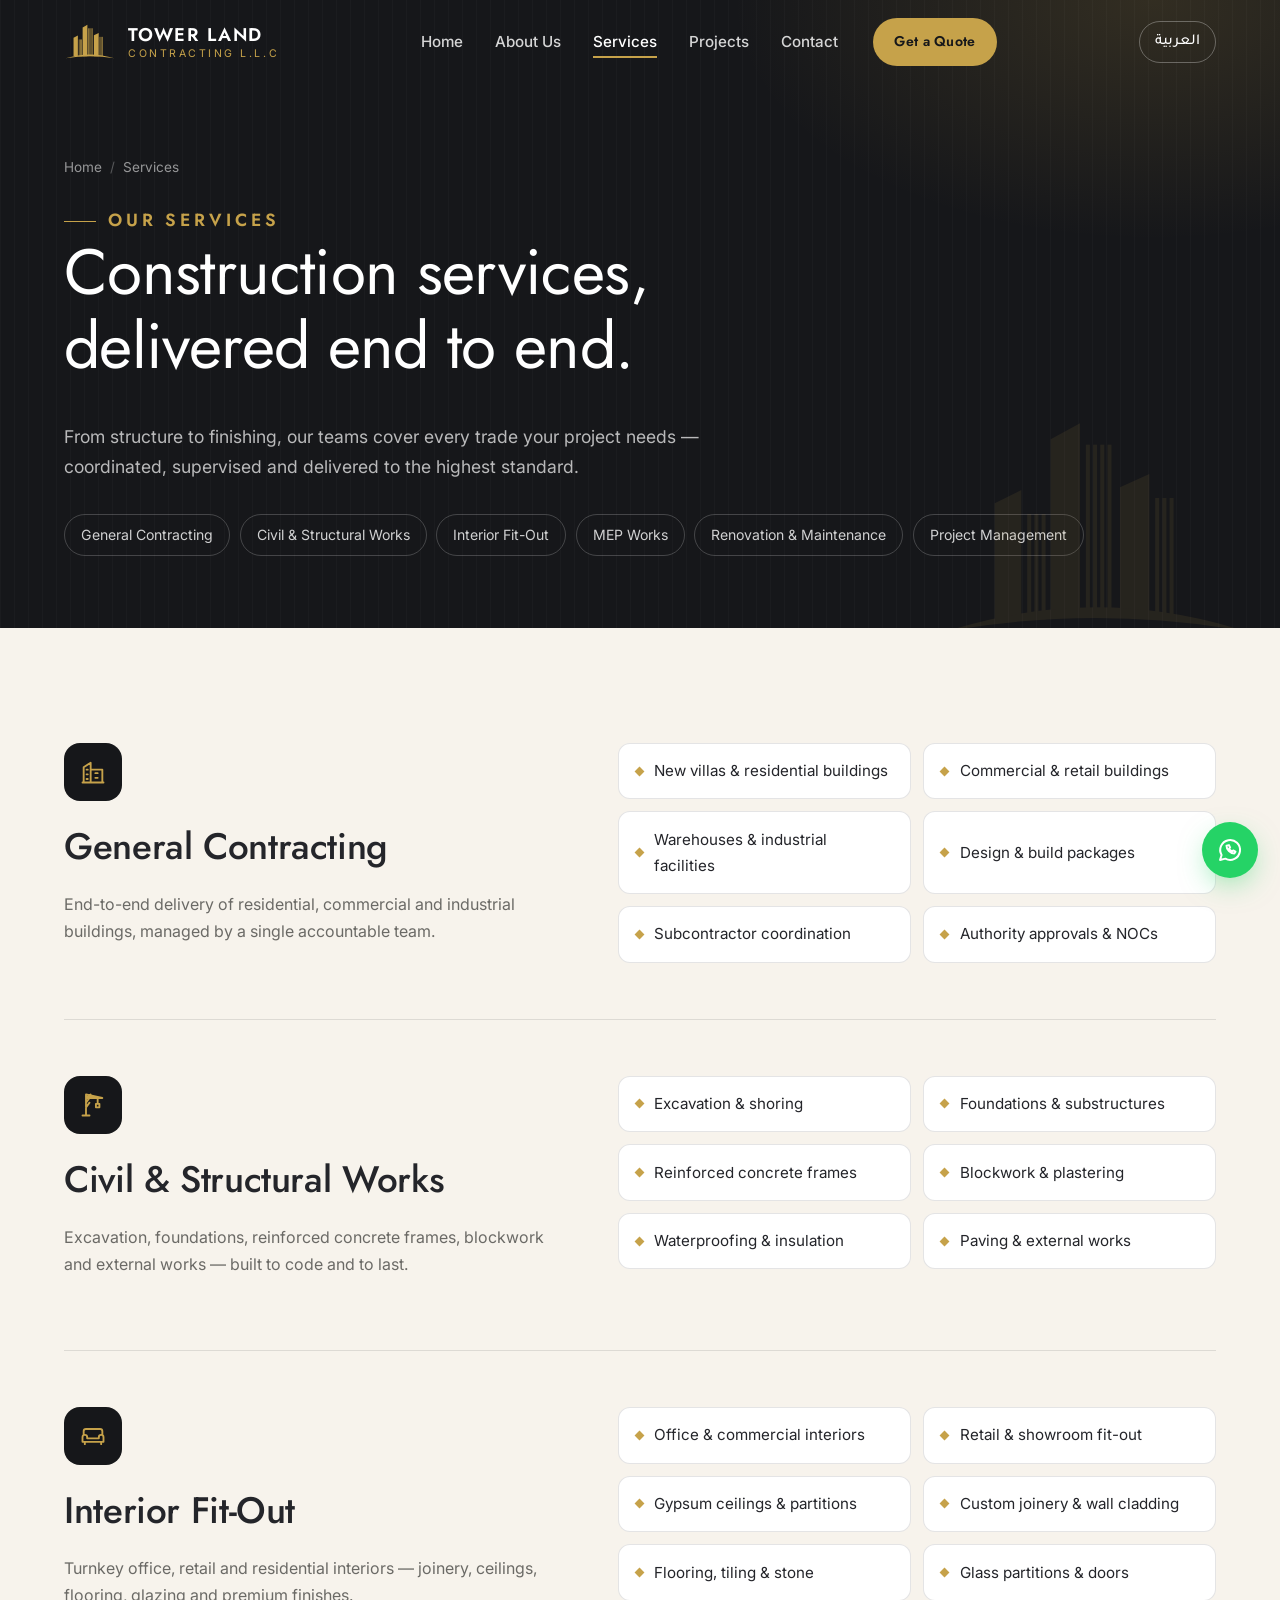
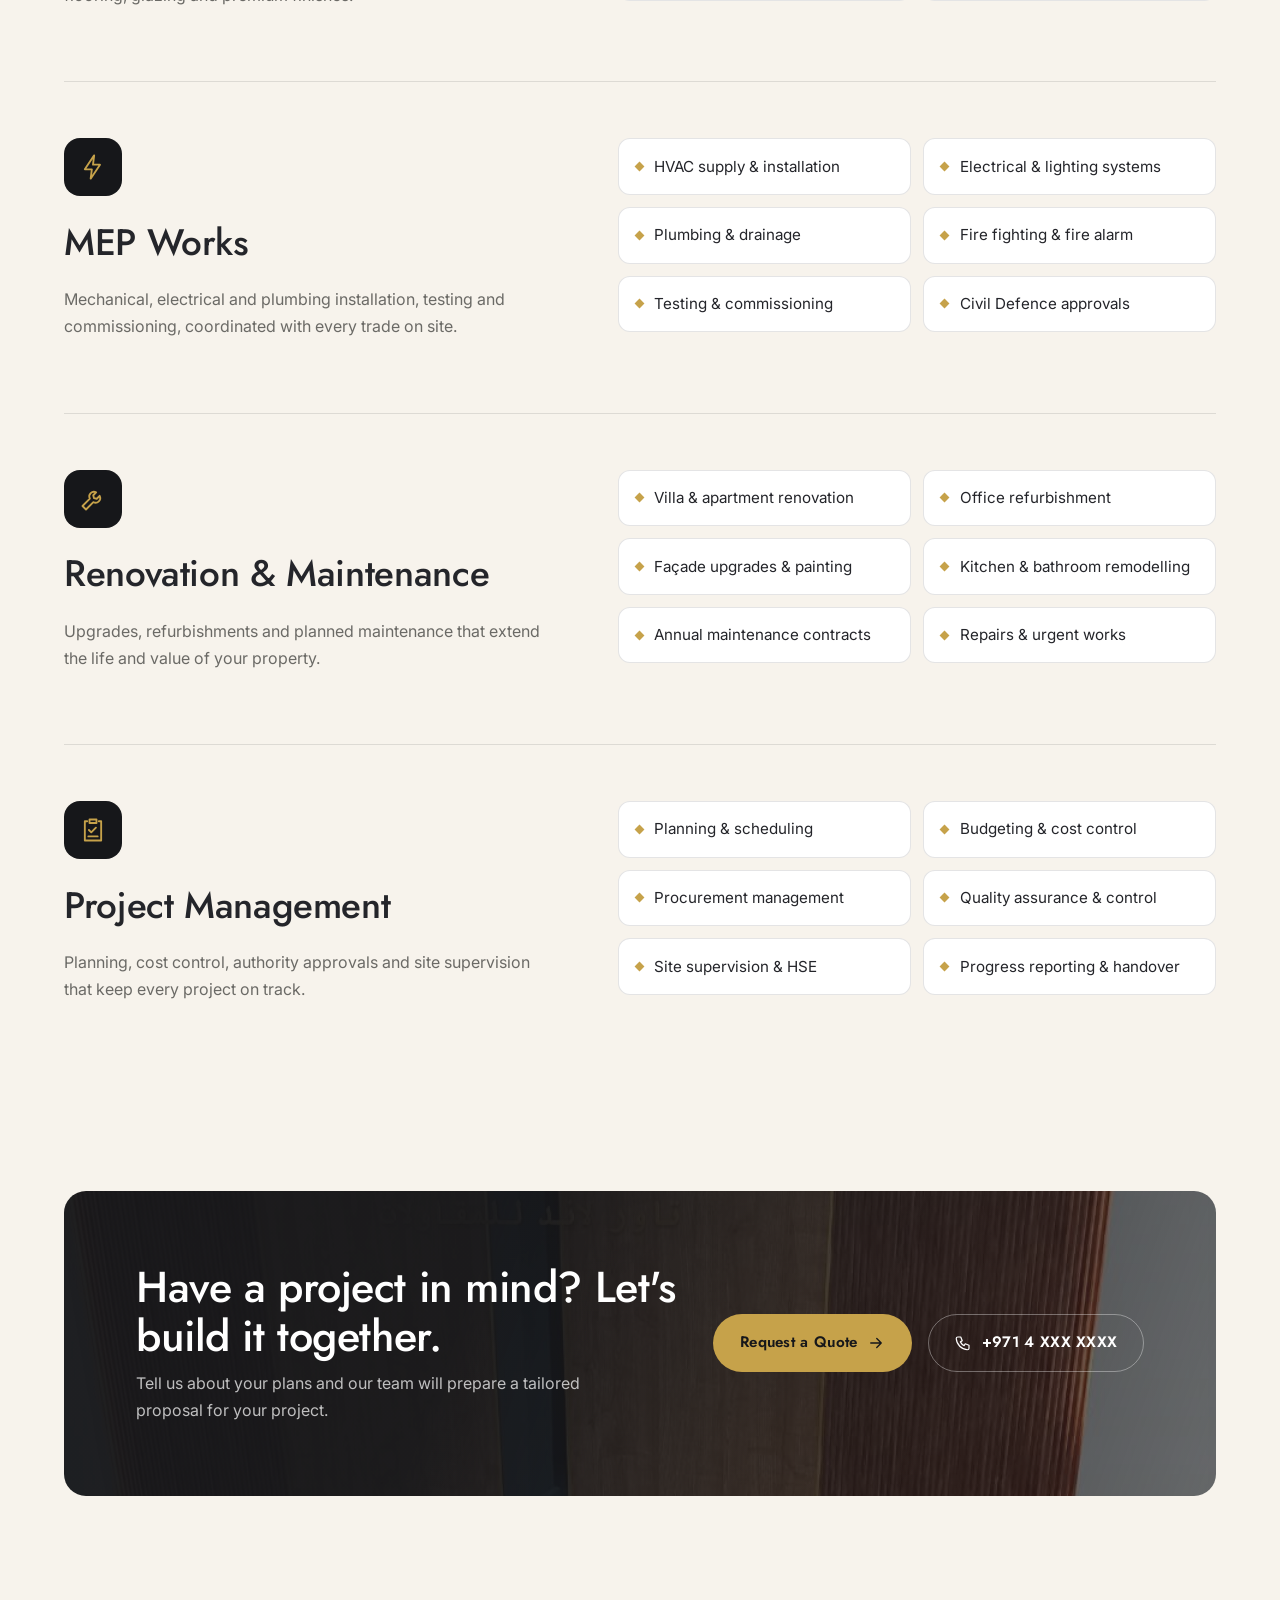
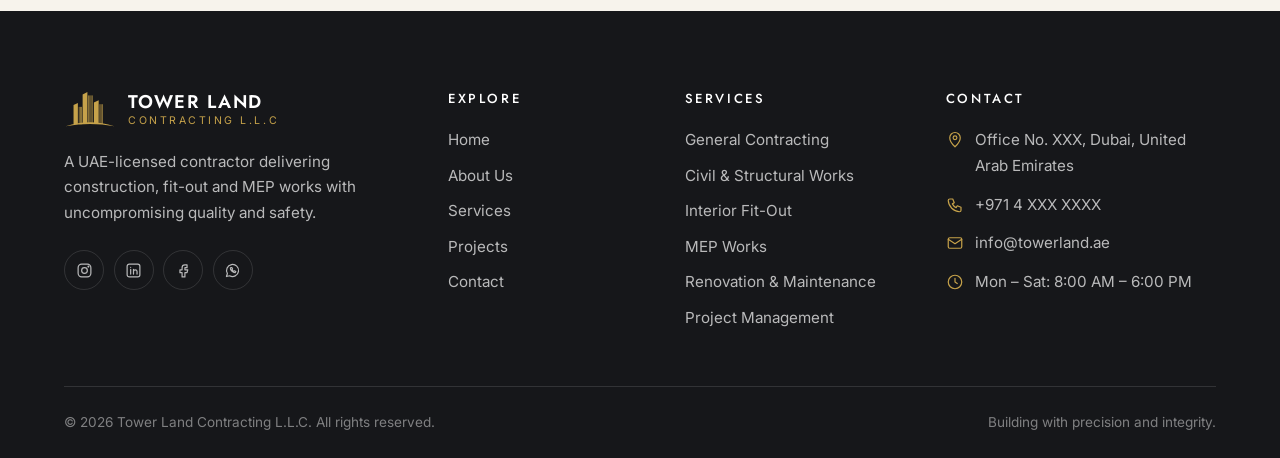
<file: services.html>
<!doctype html>
<html lang="en" dir="ltr">
<head>
  <meta charset="utf-8">
  <meta name="viewport" content="width=device-width, initial-scale=1">
  <title data-i18n="services.meta.title">Services | Tower Land Contracting L.L.C</title>
  <meta name="description" content="General contracting, civil & structural works, interior fit-out, MEP, renovation and project management in the UAE.">
  <meta name="theme-color" content="#16171a">
  <link rel="icon" href="assets/img/logo-mark.svg" type="image/svg+xml">
  <meta property="og:type" content="website">
  <meta property="og:title" content="Services | Tower Land Contracting L.L.C">
  <meta property="og:description" content="General contracting, civil & structural works, interior fit-out, MEP, renovation and project management in the UAE.">
  <meta property="og:image" content="assets/img/office-feature-wall.jpg">
  <script>
    /* Apply the saved language before first paint to avoid a flash of English. */
    (function () {
      var d = document.documentElement, lang = null;
      d.classList.add("js");
      try { lang = new URLSearchParams(location.search).get("lang") || localStorage.getItem("tl-lang"); } catch (e) {}
      if (lang === "ar") { d.lang = "ar"; d.dir = "rtl"; d.classList.add("i18n-pending"); }
    })();
  </script>
  <link rel="preconnect" href="https://fonts.googleapis.com">
  <link rel="preconnect" href="https://fonts.gstatic.com" crossorigin>
  <link rel="stylesheet" href="https://fonts.googleapis.com/css2?family=Inter:wght@400;500;600&family=Jost:wght@400;500;600&family=Tajawal:wght@400;500;700&display=swap">
  <link rel="stylesheet" href="assets/css/style.css">
</head>
<body>
<svg width="0" height="0" style="position:absolute" aria-hidden="true" focusable="false">
  <symbol id="i-arrow" viewBox="0 0 24 24" fill="none" stroke="currentColor" stroke-width="1.8" stroke-linecap="round" stroke-linejoin="round"><path d="M5 12h14M13 6l6 6-6 6"/></symbol>
  <symbol id="i-check" viewBox="0 0 24 24" fill="none" stroke="currentColor" stroke-width="1.6" stroke-linecap="round" stroke-linejoin="round"><circle cx="12" cy="12" r="9"/><path d="M8 12.5l2.5 2.5L16 9.5"/></symbol>
  <symbol id="i-building" viewBox="0 0 24 24" fill="none" stroke="currentColor" stroke-width="1.6" stroke-linecap="round" stroke-linejoin="round"><path d="M4 21V8l6-4v17M10 21V10h10v11M3 21h18M14 13h2M14 17h2M6.5 10h1M6.5 14h1M6.5 18h1"/></symbol>
  <symbol id="i-crane" viewBox="0 0 24 24" fill="none" stroke="currentColor" stroke-width="1.6" stroke-linecap="round" stroke-linejoin="round"><path d="M6 21V3l14 3H6M6 6l4-3M16 6v5M14.5 11h3v3h-3zM3 21h6M6 10l3-4M6 14l3-4"/></symbol>
  <symbol id="i-sofa" viewBox="0 0 24 24" fill="none" stroke="currentColor" stroke-width="1.6" stroke-linecap="round" stroke-linejoin="round"><path d="M4 11V8a2 2 0 0 1 2-2h12a2 2 0 0 1 2 2v3M3 17v-4a2 2 0 0 1 4 0v1h10v-1a2 2 0 0 1 4 0v4zM5 17v2M19 17v2"/></symbol>
  <symbol id="i-bolt" viewBox="0 0 24 24" fill="none" stroke="currentColor" stroke-width="1.6" stroke-linecap="round" stroke-linejoin="round"><path d="M13 2L5 14h6l-1 8 8-12h-6z"/></symbol>
  <symbol id="i-wrench" viewBox="0 0 24 24" fill="none" stroke="currentColor" stroke-width="1.6" stroke-linecap="round" stroke-linejoin="round"><path d="M14.7 6.3a4 4 0 0 0-5.4 5.4L3 18l3 3 6.3-6.3a4 4 0 0 0 5.4-5.4l-2.5 2.5-2.4-.6-.6-2.4z"/></symbol>
  <symbol id="i-clipboard" viewBox="0 0 24 24" fill="none" stroke="currentColor" stroke-width="1.6" stroke-linecap="round" stroke-linejoin="round"><path d="M9 3h6v3H9zM7 4.5H5V21h14V4.5h-2M8.5 12l2 2 4-4M8 17.5h8"/></symbol>
  <symbol id="i-shield" viewBox="0 0 24 24" fill="none" stroke="currentColor" stroke-width="1.6" stroke-linecap="round" stroke-linejoin="round"><path d="M12 3l8 3v6c0 4.5-3.4 8.3-8 9-4.6-.7-8-4.5-8-9V6z"/><path d="M8.5 12l2.5 2.5 4.5-5"/></symbol>
  <symbol id="i-clock" viewBox="0 0 24 24" fill="none" stroke="currentColor" stroke-width="1.6" stroke-linecap="round" stroke-linejoin="round"><circle cx="12" cy="12" r="9"/><path d="M12 7v5l3 2"/></symbol>
  <symbol id="i-medal" viewBox="0 0 24 24" fill="none" stroke="currentColor" stroke-width="1.6" stroke-linecap="round" stroke-linejoin="round"><circle cx="12" cy="9" r="6"/><path d="M8.5 13.8 7 22l5-3 5 3-1.5-8.2M12 6.5l.8 1.6 1.7.2-1.2 1.2.3 1.7-1.6-.8-1.6.8.3-1.7-1.2-1.2 1.7-.2z"/></symbol>
  <symbol id="i-doc" viewBox="0 0 24 24" fill="none" stroke="currentColor" stroke-width="1.6" stroke-linecap="round" stroke-linejoin="round"><path d="M14 3H6v18h12V7zM14 3v4h4M9 12h6M9 16h6"/></symbol>
  <symbol id="i-scale" viewBox="0 0 24 24" fill="none" stroke="currentColor" stroke-width="1.6" stroke-linecap="round" stroke-linejoin="round"><path d="M12 3v18M7 21h10M5 7h14M5 7l-3 6a3 3 0 0 0 6 0zM19 7l-3 6a3 3 0 0 0 6 0z"/></symbol>
  <symbol id="i-target" viewBox="0 0 24 24" fill="none" stroke="currentColor" stroke-width="1.6" stroke-linecap="round" stroke-linejoin="round"><circle cx="12" cy="12" r="9"/><circle cx="12" cy="12" r="5"/><circle cx="12" cy="12" r="1"/></symbol>
  <symbol id="i-eye" viewBox="0 0 24 24" fill="none" stroke="currentColor" stroke-width="1.6" stroke-linecap="round" stroke-linejoin="round"><path d="M2 12s3.6-7 10-7 10 7 10 7-3.6 7-10 7S2 12 2 12z"/><circle cx="12" cy="12" r="3"/></symbol>
  <symbol id="i-handshake" viewBox="0 0 24 24" fill="none" stroke="currentColor" stroke-width="1.6" stroke-linecap="round" stroke-linejoin="round"><path d="M2 12l4-5 4 1 3-2 3 1 6 5M2 12l4 4M22 12l-5 5-3-1-2 2-2-1-4-1M9 13l3 3M11 11l3 3"/></symbol>
  <symbol id="i-phone" viewBox="0 0 24 24" fill="none" stroke="currentColor" stroke-width="1.6" stroke-linecap="round" stroke-linejoin="round"><path d="M5 4h4l2 5-2.5 1.5a11 11 0 0 0 5 5L15 13l5 2v4a2 2 0 0 1-2 2A16 16 0 0 1 3 6a2 2 0 0 1 2-2"/></symbol>
  <symbol id="i-mail" viewBox="0 0 24 24" fill="none" stroke="currentColor" stroke-width="1.6" stroke-linecap="round" stroke-linejoin="round"><rect x="3" y="5" width="18" height="14" rx="2"/><path d="M3 7l9 6 9-6"/></symbol>
  <symbol id="i-pin" viewBox="0 0 24 24" fill="none" stroke="currentColor" stroke-width="1.6" stroke-linecap="round" stroke-linejoin="round"><path d="M12 21s-7-6.2-7-12a7 7 0 0 1 14 0c0 5.8-7 12-7 12z"/><circle cx="12" cy="9" r="2.5"/></symbol>
  <symbol id="i-calendar" viewBox="0 0 24 24" fill="none" stroke="currentColor" stroke-width="1.6" stroke-linecap="round" stroke-linejoin="round"><rect x="3" y="5" width="18" height="16" rx="2"/><path d="M3 10h18M8 3v4M16 3v4"/></symbol>
  <symbol id="i-whatsapp" viewBox="0 0 24 24" fill="none" stroke="currentColor" stroke-width="1.7" stroke-linecap="round" stroke-linejoin="round"><path d="M3.5 20.5l1.3-4.2A8.5 8.5 0 1 1 8 19.4z"/><path d="M9 8.3c0 3.4 3.3 6.7 6.7 6.7l1-1.6-2-1-1 .8c-1-.4-2-1.4-2.4-2.4l.8-1-1-2z"/></symbol>
  <symbol id="i-instagram" viewBox="0 0 24 24" fill="none" stroke="currentColor" stroke-width="1.7" stroke-linecap="round" stroke-linejoin="round"><rect x="3" y="3" width="18" height="18" rx="5"/><circle cx="12" cy="12" r="4"/><circle cx="17.5" cy="6.5" r=".6" fill="currentColor"/></symbol>
  <symbol id="i-linkedin" viewBox="0 0 24 24" fill="none" stroke="currentColor" stroke-width="1.7" stroke-linecap="round" stroke-linejoin="round"><rect x="3" y="3" width="18" height="18" rx="3"/><path d="M8 10.5V17M8 7.5v.01M12 17v-6.5M12 13.5a2.5 2.5 0 0 1 5 0V17"/></symbol>
  <symbol id="i-facebook" viewBox="0 0 24 24" fill="none" stroke="currentColor" stroke-width="1.7" stroke-linecap="round" stroke-linejoin="round"><path d="M14 8h3V4h-3a4 4 0 0 0-4 4v3H7v4h3v6h4v-6h3l1-4h-4V9a1 1 0 0 1 1-1z"/></symbol>
</svg>
  <a class="skip-link" href="#main" data-i18n="common.skip">Skip to content</a>

  <header class="site-header">
    <div class="container">
      <a class="brand" href="index.html" aria-label="Tower Land Contracting — Home" data-i18n-attr="aria-label:common.homeLabel">
        <img src="assets/img/logo-mark.svg" alt="" width="52" height="36">
        <span class="brand-text">
          <span class="brand-name" data-i18n="brand.name">TOWER LAND</span>
          <span class="brand-sub" data-i18n="brand.sub">Contracting L.L.C</span>
        </span>
      </a>
      <nav class="main-nav" id="main-nav" aria-label="Main">
        <ul class="nav-links">
          <li><a href="index.html" data-i18n="nav.home">Home</a></li>
          <li><a href="about.html" data-i18n="nav.about">About Us</a></li>
          <li><a href="services.html" aria-current="page" data-i18n="nav.services">Services</a></li>
          <li><a href="projects.html" data-i18n="nav.projects">Projects</a></li>
          <li><a href="contact.html" data-i18n="nav.contact">Contact</a></li>
        </ul>
        <a class="btn btn--gold header-cta" href="contact.html" data-i18n="nav.quote">Get a Quote</a>
      </nav>
      <div class="header-actions">
        <button class="lang-toggle" type="button" data-lang-toggle lang="ar" aria-label="عرض الموقع باللغة العربية">العربية</button>
        <button class="nav-toggle" type="button" aria-controls="main-nav" aria-expanded="false" aria-label="Open menu" data-i18n-attr="aria-label:common.menu"><span></span></button>
      </div>
    </div>
  </header>

  <main id="main">
    <section class="page-hero">
      <div class="container">
        <ol class="breadcrumb">
          <li><a href="index.html" data-i18n="nav.home">Home</a></li>
          <li aria-current="page" data-i18n="nav.services">Services</li>
        </ol>
        <p class="eyebrow" data-i18n="services.hero.eyebrow">Our services</p>
        <h1 data-i18n="services.hero.title">Construction services, delivered end to end.</h1>
        <p data-i18n="services.hero.lead">From structure to finishing, our teams cover every trade your project needs — coordinated, supervised and delivered to the highest standard.</p>
        <nav class="service-jump" aria-label="Services">
          <a href="#general" data-i18n="svc.general.title">General Contracting</a>
          <a href="#civil" data-i18n="svc.civil.title">Civil &amp; Structural Works</a>
          <a href="#fitout" data-i18n="svc.fitout.title">Interior Fit-Out</a>
          <a href="#mep" data-i18n="svc.mep.title">MEP Works</a>
          <a href="#renovation" data-i18n="svc.renovation.title">Renovation &amp; Maintenance</a>
          <a href="#pm" data-i18n="svc.pm.title">Project Management</a>
        </nav>
      </div>
      <img class="hero-mark" src="assets/img/logo-mark.svg" alt="" aria-hidden="true">
    </section>

    <section class="section">
      <div class="container">
        <article class="service-detail reveal" id="general">
          <div>
            <div class="icon-box"><svg aria-hidden="true"><use href="#i-building"/></svg></div>
            <h2 data-i18n="svc.general.title">General Contracting</h2>
            <p data-i18n="svc.general.text">End-to-end delivery of residential, commercial and industrial buildings, managed by a single accountable team.</p>
          </div>
          <div>
            <ul class="tag-list">
              <li data-i18n="svc.general.i1">New villas &amp; residential buildings</li>
              <li data-i18n="svc.general.i2">Commercial &amp; retail buildings</li>
              <li data-i18n="svc.general.i3">Warehouses &amp; industrial facilities</li>
              <li data-i18n="svc.general.i4">Design &amp; build packages</li>
              <li data-i18n="svc.general.i5">Subcontractor coordination</li>
              <li data-i18n="svc.general.i6">Authority approvals &amp; NOCs</li>
            </ul>
          </div>
        </article>
        <article class="service-detail reveal" id="civil">
          <div>
            <div class="icon-box"><svg aria-hidden="true"><use href="#i-crane"/></svg></div>
            <h2 data-i18n="svc.civil.title">Civil &amp; Structural Works</h2>
            <p data-i18n="svc.civil.text">Excavation, foundations, reinforced concrete frames, blockwork and external works — built to code and to last.</p>
          </div>
          <div>
            <ul class="tag-list">
              <li data-i18n="svc.civil.i1">Excavation &amp; shoring</li>
              <li data-i18n="svc.civil.i2">Foundations &amp; substructures</li>
              <li data-i18n="svc.civil.i3">Reinforced concrete frames</li>
              <li data-i18n="svc.civil.i4">Blockwork &amp; plastering</li>
              <li data-i18n="svc.civil.i5">Waterproofing &amp; insulation</li>
              <li data-i18n="svc.civil.i6">Paving &amp; external works</li>
            </ul>
          </div>
        </article>
        <article class="service-detail reveal" id="fitout">
          <div>
            <div class="icon-box"><svg aria-hidden="true"><use href="#i-sofa"/></svg></div>
            <h2 data-i18n="svc.fitout.title">Interior Fit-Out</h2>
            <p data-i18n="svc.fitout.text">Turnkey office, retail and residential interiors — joinery, ceilings, flooring, glazing and premium finishes.</p>
          </div>
          <div>
            <ul class="tag-list">
              <li data-i18n="svc.fitout.i1">Office &amp; commercial interiors</li>
              <li data-i18n="svc.fitout.i2">Retail &amp; showroom fit-out</li>
              <li data-i18n="svc.fitout.i3">Gypsum ceilings &amp; partitions</li>
              <li data-i18n="svc.fitout.i4">Custom joinery &amp; wall cladding</li>
              <li data-i18n="svc.fitout.i5">Flooring, tiling &amp; stone</li>
              <li data-i18n="svc.fitout.i6">Glass partitions &amp; doors</li>
            </ul>
          </div>
        </article>
        <article class="service-detail reveal" id="mep">
          <div>
            <div class="icon-box"><svg aria-hidden="true"><use href="#i-bolt"/></svg></div>
            <h2 data-i18n="svc.mep.title">MEP Works</h2>
            <p data-i18n="svc.mep.text">Mechanical, electrical and plumbing installation, testing and commissioning, coordinated with every trade on site.</p>
          </div>
          <div>
            <ul class="tag-list">
              <li data-i18n="svc.mep.i1">HVAC supply &amp; installation</li>
              <li data-i18n="svc.mep.i2">Electrical &amp; lighting systems</li>
              <li data-i18n="svc.mep.i3">Plumbing &amp; drainage</li>
              <li data-i18n="svc.mep.i4">Fire fighting &amp; fire alarm</li>
              <li data-i18n="svc.mep.i5">Testing &amp; commissioning</li>
              <li data-i18n="svc.mep.i6">Civil Defence approvals</li>
            </ul>
          </div>
        </article>
        <article class="service-detail reveal" id="renovation">
          <div>
            <div class="icon-box"><svg aria-hidden="true"><use href="#i-wrench"/></svg></div>
            <h2 data-i18n="svc.renovation.title">Renovation &amp; Maintenance</h2>
            <p data-i18n="svc.renovation.text">Upgrades, refurbishments and planned maintenance that extend the life and value of your property.</p>
          </div>
          <div>
            <ul class="tag-list">
              <li data-i18n="svc.renovation.i1">Villa &amp; apartment renovation</li>
              <li data-i18n="svc.renovation.i2">Office refurbishment</li>
              <li data-i18n="svc.renovation.i3">Façade upgrades &amp; painting</li>
              <li data-i18n="svc.renovation.i4">Kitchen &amp; bathroom remodelling</li>
              <li data-i18n="svc.renovation.i5">Annual maintenance contracts</li>
              <li data-i18n="svc.renovation.i6">Repairs &amp; urgent works</li>
            </ul>
          </div>
        </article>
        <article class="service-detail reveal" id="pm">
          <div>
            <div class="icon-box"><svg aria-hidden="true"><use href="#i-clipboard"/></svg></div>
            <h2 data-i18n="svc.pm.title">Project Management</h2>
            <p data-i18n="svc.pm.text">Planning, cost control, authority approvals and site supervision that keep every project on track.</p>
          </div>
          <div>
            <ul class="tag-list">
              <li data-i18n="svc.pm.i1">Planning &amp; scheduling</li>
              <li data-i18n="svc.pm.i2">Budgeting &amp; cost control</li>
              <li data-i18n="svc.pm.i3">Procurement management</li>
              <li data-i18n="svc.pm.i4">Quality assurance &amp; control</li>
              <li data-i18n="svc.pm.i5">Site supervision &amp; HSE</li>
              <li data-i18n="svc.pm.i6">Progress reporting &amp; handover</li>
            </ul>
          </div>
        </article>
      </div>
    </section>

    <section class="section" style="padding-top:0">
      <div class="container">
        <div class="cta-band reveal">
          <div>
            <h2 data-i18n="cta.title">Have a project in mind? Let's build it together.</h2>
            <p data-i18n="cta.text">Tell us about your plans and our team will prepare a tailored proposal for your project.</p>
          </div>
          <div class="hero-actions">
            <a class="btn btn--gold" href="contact.html"><span data-i18n="common.quote">Request a Quote</span><svg class="icon-arrow" aria-hidden="true"><use href="#i-arrow"/></svg></a>
            <a class="btn btn--outline-light" href="tel:+9714XXXXXXX"><svg aria-hidden="true"><use href="#i-phone"/></svg><bdi>+971 4 XXX XXXX</bdi></a>
          </div>
        </div>
      </div>
    </section>
  </main>

  <footer class="site-footer">
    <div class="container">
      <div class="footer-grid">
        <div>
          <a class="brand" href="index.html">
            <img src="assets/img/logo-mark.svg" alt="" width="52" height="36">
            <span class="brand-text">
              <span class="brand-name" data-i18n="brand.name">TOWER LAND</span>
              <span class="brand-sub" data-i18n="brand.sub">Contracting L.L.C</span>
            </span>
          </a>
          <p class="footer-about" data-i18n="footer.about">A UAE-licensed contractor delivering construction, fit-out and MEP works with uncompromising quality and safety.</p>
          <div class="socials">
            <a href="#" aria-label="Instagram"><svg aria-hidden="true"><use href="#i-instagram"/></svg></a>
            <a href="#" aria-label="LinkedIn"><svg aria-hidden="true"><use href="#i-linkedin"/></svg></a>
            <a href="#" aria-label="Facebook"><svg aria-hidden="true"><use href="#i-facebook"/></svg></a>
            <a href="https://wa.me/971XXXXXXXXX" aria-label="WhatsApp" target="_blank" rel="noopener"><svg aria-hidden="true"><use href="#i-whatsapp"/></svg></a>
          </div>
        </div>
        <div>
          <h4 data-i18n="footer.explore">Explore</h4>
          <ul class="footer-links">
            <li><a href="index.html" data-i18n="nav.home">Home</a></li>
            <li><a href="about.html" data-i18n="nav.about">About Us</a></li>
            <li><a href="services.html" data-i18n="nav.services">Services</a></li>
            <li><a href="projects.html" data-i18n="nav.projects">Projects</a></li>
            <li><a href="contact.html" data-i18n="nav.contact">Contact</a></li>
          </ul>
        </div>
        <div>
          <h4 data-i18n="footer.services">Services</h4>
          <ul class="footer-links">
            <li><a href="services.html#general" data-i18n="svc.general.title">General Contracting</a></li>
            <li><a href="services.html#civil" data-i18n="svc.civil.title">Civil &amp; Structural Works</a></li>
            <li><a href="services.html#fitout" data-i18n="svc.fitout.title">Interior Fit-Out</a></li>
            <li><a href="services.html#mep" data-i18n="svc.mep.title">MEP Works</a></li>
            <li><a href="services.html#renovation" data-i18n="svc.renovation.title">Renovation &amp; Maintenance</a></li>
            <li><a href="services.html#pm" data-i18n="svc.pm.title">Project Management</a></li>
          </ul>
        </div>
        <div>
          <h4 data-i18n="footer.contact">Contact</h4>
          <ul class="footer-contact">
            <li><svg aria-hidden="true"><use href="#i-pin"/></svg><span data-i18n="contact.address">Office No. XXX, Dubai, United Arab Emirates</span></li>
            <li><svg aria-hidden="true"><use href="#i-phone"/></svg><a href="tel:+9714XXXXXXX"><bdi>+971 4 XXX XXXX</bdi></a></li>
            <li><svg aria-hidden="true"><use href="#i-mail"/></svg><a href="mailto:info@towerland.ae">info@towerland.ae</a></li>
            <li><svg aria-hidden="true"><use href="#i-clock"/></svg><span data-i18n="contact.hours">Mon – Sat: 8:00 AM – 6:00 PM</span></li>
          </ul>
        </div>
      </div>
      <div class="footer-bottom">
        <span>© <span data-year>2026</span> <span data-i18n="footer.rights">Tower Land Contracting L.L.C. All rights reserved.</span></span>
        <span data-i18n="footer.tagline">Building with precision and integrity.</span>
      </div>
    </div>
  </footer>

  <a class="wa-float" href="https://wa.me/971XXXXXXXXX" target="_blank" rel="noopener" aria-label="Chat with us on WhatsApp" data-i18n-attr="aria-label:common.whatsapp"><svg aria-hidden="true"><use href="#i-whatsapp"/></svg></a>

  <script src="assets/js/i18n.js" defer></script>
  <script src="assets/js/main.js" defer></script>
</body>
</html>
</file>
<file: assets/css/style.css>
/* ==========================================================================
   Tower Land Contracting L.L.C — main stylesheet
   Palette taken from the brand sign and office: gold, charcoal, warm wood,
   stone/cream. Layout uses logical properties so Arabic (RTL) mirrors itself.
   ========================================================================== */

:root {
  --gold: #c6a24a;
  --gold-light: #e3c97f;
  --gold-dark: #9c7b2c;
  --charcoal: #16171a;
  --charcoal-2: #1f2125;
  --charcoal-3: #2b2e33;
  --wood: #a5612e;
  --wood-dark: #6e3a17;
  --cream: #f7f3ec;
  --stone: #ebe4d7;
  --white: #ffffff;
  --text: #24252a;
  --muted: #6b6a66;
  --muted-light: #a7a59f;
  --line: rgba(36, 37, 42, 0.12);
  --line-light: rgba(255, 255, 255, 0.12);

  --font-sans: "Inter", system-ui, -apple-system, "Segoe UI", Roboto, sans-serif;
  --font-display: "Jost", "Inter", system-ui, sans-serif;

  --radius: 14px;
  --radius-lg: 22px;
  --shadow: 0 18px 50px -20px rgba(22, 23, 26, 0.35);
  --shadow-sm: 0 6px 20px -10px rgba(22, 23, 26, 0.25);
  --container: 1200px;
  --header-h: 84px;
  --ease: cubic-bezier(0.22, 1, 0.36, 1);
}

html[lang="ar"] {
  --font-sans: "Tajawal", "IBM Plex Sans Arabic", system-ui, sans-serif;
  --font-display: "Tajawal", system-ui, sans-serif;
}

/* ---------- Reset / base ---------- */
*,
*::before,
*::after { box-sizing: border-box; }

html { scroll-behavior: smooth; -webkit-text-size-adjust: 100%; }
@media (prefers-reduced-motion: reduce) { html { scroll-behavior: auto; } }

body {
  margin: 0;
  font-family: var(--font-sans);
  font-size: 1rem;
  line-height: 1.7;
  color: var(--text);
  background: var(--cream);
  -webkit-font-smoothing: antialiased;
  overflow-x: hidden;
}

html.i18n-pending body { opacity: 0; }
body { transition: opacity 0.2s ease; }

img, svg { display: block; max-width: 100%; }
img { height: auto; }
a { color: inherit; text-decoration: none; }
button { font: inherit; cursor: pointer; }
ul, ol { margin: 0; padding: 0; list-style: none; }

h1, h2, h3, h4 {
  font-family: var(--font-display);
  font-weight: 500;
  line-height: 1.15;
  margin: 0 0 0.6em;
  letter-spacing: -0.01em;
}
html[lang="ar"] h1, html[lang="ar"] h2, html[lang="ar"] h3, html[lang="ar"] h4 {
  font-weight: 700;
  line-height: 1.35;
  letter-spacing: 0;
}
p { margin: 0 0 1em; }

:focus-visible { outline: 2px solid var(--gold); outline-offset: 3px; border-radius: 4px; }

.skip-link {
  position: absolute;
  inset-inline-start: 1rem;
  top: -100px;
  z-index: 200;
  background: var(--gold);
  color: var(--charcoal);
  padding: 0.6rem 1rem;
  border-radius: 8px;
  font-weight: 600;
}
.skip-link:focus { top: 1rem; }

.container {
  width: 100%;
  max-width: var(--container);
  margin-inline: auto;
  padding-inline: 24px;
}
@media (max-width: 600px) { .container { padding-inline: 16px; } }

.section { padding-block: clamp(4.5rem, 9vw, 7.5rem); }
.section--white { background: var(--white); }
.section--stone { background: var(--stone); }
.section--dark { background: var(--charcoal); color: var(--white); }

/* ---------- Typography helpers ---------- */
.eyebrow {
  display: inline-flex;
  align-items: center;
  gap: 0.75rem;
  font-family: var(--font-display);
  font-size: 0.78rem;
  font-weight: 600;
  letter-spacing: 0.22em;
  text-transform: uppercase;
  color: var(--gold-dark);
  margin-bottom: 1.1rem;
}
html[lang="ar"] .eyebrow { letter-spacing: 0; font-size: 0.95rem; }
.eyebrow::before {
  content: "";
  width: 32px;
  height: 1.5px;
  background: currentColor;
}
.section--dark .eyebrow,
.hero .eyebrow,
.page-hero .eyebrow { color: var(--gold); }

.section-title {
  font-size: clamp(2rem, 4.2vw, 3.1rem);
  max-width: 18ch;
}
html[lang="ar"] .section-title { max-width: 22ch; }
.section-lead {
  font-size: 1.1rem;
  color: var(--muted);
  max-width: 58ch;
}
.section--dark .section-lead { color: var(--muted-light); }
.text-gold { color: var(--gold); }

.section-head {
  display: flex;
  justify-content: space-between;
  align-items: flex-end;
  gap: 2rem;
  flex-wrap: wrap;
  margin-bottom: 3.25rem;
}
.section-head .section-title { margin-bottom: 0; }
.section-head--center {
  flex-direction: column;
  align-items: center;
  text-align: center;
}
.section-head--center .section-title,
.section-head--center .section-lead { margin-inline: auto; }

/* ---------- Buttons ---------- */
.btn {
  display: inline-flex;
  align-items: center;
  justify-content: center;
  gap: 0.6rem;
  padding: 0.95rem 1.6rem;
  border-radius: 999px;
  border: 1.5px solid transparent;
  font-family: var(--font-display);
  font-weight: 600;
  font-size: 0.95rem;
  letter-spacing: 0.02em;
  transition: background 0.3s var(--ease), color 0.3s var(--ease), border-color 0.3s var(--ease), transform 0.3s var(--ease);
  white-space: nowrap;
}
.btn svg { width: 18px; height: 18px; transition: transform 0.3s var(--ease); }
.btn:hover svg { transform: translateX(4px); }
[dir="rtl"] .btn svg.icon-arrow { transform: scaleX(-1); }
[dir="rtl"] .btn:hover svg.icon-arrow { transform: scaleX(-1) translateX(4px); }

.btn--gold { background: var(--gold); color: var(--charcoal); }
.btn--gold:hover { background: var(--gold-light); }
.btn--outline-light { border-color: rgba(255, 255, 255, 0.35); color: var(--white); }
.btn--outline-light:hover { border-color: var(--gold); color: var(--gold); }
.btn--dark { background: var(--charcoal); color: var(--white); }
.btn--dark:hover { background: var(--charcoal-3); }
.btn--outline-dark { border-color: var(--line); color: var(--text); }
.btn--outline-dark:hover { border-color: var(--gold-dark); color: var(--gold-dark); }

.link-arrow {
  display: inline-flex;
  align-items: center;
  gap: 0.5rem;
  font-family: var(--font-display);
  font-weight: 600;
  color: var(--gold-dark);
}
.link-arrow svg { width: 16px; height: 16px; transition: transform 0.3s var(--ease); }
.link-arrow:hover svg { transform: translateX(4px); }
[dir="rtl"] .link-arrow svg { transform: scaleX(-1); }
[dir="rtl"] .link-arrow:hover svg { transform: scaleX(-1) translateX(4px); }

/* ---------- Header ---------- */
.site-header {
  position: fixed;
  inset-inline: 0;
  top: 0;
  z-index: 100;
  height: var(--header-h);
  color: var(--white);
  transition: background 0.35s var(--ease), box-shadow 0.35s var(--ease), height 0.35s var(--ease);
}
.site-header.is-scrolled {
  --header-h: 70px;
  background: rgba(22, 23, 26, 0.92);
  backdrop-filter: blur(12px);
  -webkit-backdrop-filter: blur(12px);
  box-shadow: 0 1px 0 var(--line-light);
}
.site-header .container {
  height: 100%;
  display: flex;
  align-items: center;
  justify-content: space-between;
  gap: 1.5rem;
}

.brand {
  display: flex;
  align-items: center;
  gap: 0.75rem;
  flex-shrink: 0;
}
.brand img { width: 52px; height: auto; }
.brand-text { display: flex; flex-direction: column; line-height: 1.1; }
.brand-name {
  font-family: var(--font-display);
  font-weight: 600;
  font-size: 1.15rem;
  letter-spacing: 0.08em;
}
.brand-sub {
  font-size: 0.66rem;
  letter-spacing: 0.24em;
  color: var(--gold);
  text-transform: uppercase;
  margin-top: 3px;
}
html[lang="ar"] .brand-name { letter-spacing: 0; font-size: 1.25rem; }
html[lang="ar"] .brand-sub { letter-spacing: 0; font-size: 0.8rem; }

.main-nav { display: flex; align-items: center; gap: 2.2rem; }
.nav-links { display: flex; gap: 2rem; }
.nav-links a {
  position: relative;
  font-size: 0.95rem;
  font-weight: 500;
  color: rgba(255, 255, 255, 0.82);
  padding-block: 0.4rem;
  transition: color 0.25s;
}
.nav-links a::after {
  content: "";
  position: absolute;
  inset-inline-start: 0;
  bottom: 0;
  width: 0;
  height: 1.5px;
  background: var(--gold);
  transition: width 0.3s var(--ease);
}
.nav-links a:hover,
.nav-links a[aria-current="page"] { color: var(--white); }
.nav-links a:hover::after,
.nav-links a[aria-current="page"]::after { width: 100%; }

.header-actions { display: flex; align-items: center; gap: 0.9rem; }
.lang-toggle {
  background: transparent;
  border: 1px solid rgba(255, 255, 255, 0.3);
  color: var(--white);
  border-radius: 999px;
  padding: 0.45rem 0.95rem;
  font-size: 0.88rem;
  font-weight: 500;
  transition: border-color 0.25s, color 0.25s;
}
.lang-toggle:hover { border-color: var(--gold); color: var(--gold); }
.lang-toggle[lang="ar"] { font-family: "Tajawal", sans-serif; font-size: 0.95rem; }
.header-cta { padding: 0.7rem 1.25rem; font-size: 0.88rem; }

.nav-toggle {
  display: none;
  width: 44px;
  height: 44px;
  border-radius: 50%;
  border: 1px solid rgba(255, 255, 255, 0.3);
  background: transparent;
  color: var(--white);
  align-items: center;
  justify-content: center;
}
.nav-toggle span,
.nav-toggle span::before,
.nav-toggle span::after {
  display: block;
  width: 18px;
  height: 1.5px;
  background: currentColor;
  position: relative;
  transition: transform 0.3s var(--ease), background 0.3s;
}
.nav-toggle span::before,
.nav-toggle span::after { content: ""; position: absolute; inset-inline-start: 0; }
.nav-toggle span::before { top: -6px; }
.nav-toggle span::after { top: 6px; }
.nav-open .nav-toggle span { background: transparent; }
.nav-open .nav-toggle span::before { transform: translateY(6px) rotate(45deg); }
.nav-open .nav-toggle span::after { transform: translateY(-6px) rotate(-45deg); }

@media (max-width: 1080px) {
  .header-cta { display: none; }
  .nav-links { gap: 1.4rem; }
}
@media (max-width: 920px) {
  .nav-toggle { display: inline-flex; }
  .main-nav {
    position: fixed;
    inset: 0;
    top: 0;
    z-index: -1;
    flex-direction: column;
    justify-content: center;
    align-items: stretch;
    gap: 2rem;
    padding: calc(var(--header-h) + 1rem) 24px 2rem;
    background: var(--charcoal);
    opacity: 0;
    visibility: hidden;
    transition: opacity 0.35s var(--ease), visibility 0.35s;
  }
  .nav-open .main-nav { opacity: 1; visibility: visible; }
  /* backdrop-filter would make the fixed menu size itself to the header */
  .nav-open .site-header { backdrop-filter: none; -webkit-backdrop-filter: none; background: var(--charcoal); }
  .nav-links { flex-direction: column; gap: 0.25rem; }
  .nav-links a {
    display: block;
    font-family: var(--font-display);
    font-size: 1.9rem;
    padding-block: 0.5rem;
    border-bottom: 1px solid var(--line-light);
  }
  .nav-links a::after { display: none; }
  .nav-links a[aria-current="page"] { color: var(--gold); }
  .main-nav .header-cta { display: inline-flex; align-self: flex-start; padding: 0.95rem 1.6rem; font-size: 1rem; }
  body.nav-open { overflow: hidden; }
}
@media (max-width: 420px) {
  .brand img { width: 42px; }
  .brand-name { font-size: 1rem; }
  .brand-sub { font-size: 0.58rem; }
  .lang-toggle { padding: 0.4rem 0.7rem; }
}

/* ---------- Home hero ---------- */
.hero {
  position: relative;
  min-height: 100vh;
  min-height: 100svh;
  display: flex;
  align-items: center;
  color: var(--white);
  background:
    radial-gradient(900px 600px at 85% 30%, rgba(198, 162, 74, 0.16), transparent 60%),
    radial-gradient(700px 500px at 0% 100%, rgba(165, 97, 46, 0.18), transparent 60%),
    var(--charcoal);
  overflow: hidden;
  padding-block: calc(var(--header-h) + 3rem) 5rem;
}
/* fluted panel texture, echoing the office feature wall */
.hero::before {
  content: "";
  position: absolute;
  inset: 0;
  background: repeating-linear-gradient(90deg, rgba(255, 255, 255, 0.025) 0 1px, transparent 1px 14px);
  mask-image: linear-gradient(to bottom, transparent, #000 30%, #000 70%, transparent);
  -webkit-mask-image: linear-gradient(to bottom, transparent, #000 30%, #000 70%, transparent);
  pointer-events: none;
}
.hero-grid {
  position: relative;
  display: grid;
  grid-template-columns: 1.15fr 0.85fr;
  gap: clamp(2rem, 5vw, 5rem);
  align-items: center;
}
.hero h1 {
  font-size: clamp(2.6rem, 6vw, 4.8rem);
  font-weight: 400;
  margin-bottom: 1.5rem;
}
html[lang="ar"] .hero h1 { font-weight: 700; font-size: clamp(2.3rem, 5.4vw, 4.2rem); }
.hero h1 em { font-style: normal; color: var(--gold); }
.hero-lead {
  font-size: clamp(1.05rem, 1.6vw, 1.2rem);
  color: rgba(255, 255, 255, 0.72);
  max-width: 52ch;
  margin-bottom: 2.4rem;
}
.hero-actions { display: flex; flex-wrap: wrap; gap: 1rem; }

.hero-visual { position: relative; isolation: isolate; justify-self: end; width: 100%; max-width: 440px; }
.arch {
  position: relative;
  border-radius: 999px 999px var(--radius-lg) var(--radius-lg);
  overflow: hidden;
  aspect-ratio: 3 / 4.1;
  box-shadow: 0 30px 80px -30px rgba(0, 0, 0, 0.7);
}
.arch img { width: 100%; height: 100%; object-fit: cover; }
.arch::after {
  content: "";
  position: absolute;
  inset: 0;
  border-radius: inherit;
  box-shadow: inset 0 0 0 1px rgba(227, 201, 127, 0.35);
}
.hero-visual .arch-outline {
  position: absolute;
  inset: -18px;
  inset-inline-start: 18px;
  inset-block-start: 18px;
  border: 1.5px solid rgba(198, 162, 74, 0.45);
  border-radius: 999px 999px var(--radius-lg) var(--radius-lg);
  z-index: -1;
}
.hero-badge {
  position: absolute;
  inset-inline-start: -2.5rem;
  bottom: 2.5rem;
  display: flex;
  align-items: center;
  gap: 0.9rem;
  background: rgba(31, 33, 37, 0.85);
  backdrop-filter: blur(10px);
  -webkit-backdrop-filter: blur(10px);
  border: 1px solid var(--line-light);
  border-radius: var(--radius);
  padding: 0.95rem 1.2rem;
  box-shadow: var(--shadow);
}
.hero-badge img { width: 44px; }
.hero-badge strong { display: block; font-family: var(--font-display); font-size: 0.98rem; }
.hero-badge span { font-size: 0.8rem; color: var(--muted-light); }

.scroll-cue {
  position: absolute;
  bottom: 1.8rem;
  inset-inline-start: 50%;
  transform: translateX(-50%);
  width: 26px;
  height: 42px;
  border: 1.5px solid rgba(255, 255, 255, 0.3);
  border-radius: 999px;
}
[dir="rtl"] .scroll-cue { transform: translateX(50%); }
.scroll-cue::after {
  content: "";
  position: absolute;
  top: 8px;
  left: 50%;
  width: 3px;
  height: 8px;
  margin-left: -1.5px;
  border-radius: 2px;
  background: var(--gold);
  animation: scroll-cue 1.8s ease-in-out infinite;
}
@keyframes scroll-cue {
  0% { opacity: 0; transform: translateY(0); }
  40% { opacity: 1; }
  100% { opacity: 0; transform: translateY(14px); }
}

@media (max-width: 900px) {
  .hero-grid { grid-template-columns: 1fr; }
  .hero-visual { justify-self: center; max-width: 340px; margin-top: 1rem; }
  .hero-badge { inset-inline-start: -1rem; }
  .scroll-cue { display: none; }
}

/* ---------- Inner page hero ---------- */
.page-hero {
  position: relative;
  color: var(--white);
  background:
    radial-gradient(700px 400px at 90% 0%, rgba(198, 162, 74, 0.16), transparent 60%),
    var(--charcoal);
  padding-block: calc(var(--header-h) + 4.5rem) 4.5rem;
  overflow: hidden;
}
.page-hero::before {
  content: "";
  position: absolute;
  inset: 0;
  background: repeating-linear-gradient(90deg, rgba(255, 255, 255, 0.025) 0 1px, transparent 1px 14px);
  pointer-events: none;
}
.page-hero .container { position: relative; }
.page-hero h1 { font-size: clamp(2.4rem, 5.5vw, 4rem); font-weight: 400; max-width: 20ch; }
html[lang="ar"] .page-hero h1 { font-weight: 700; }
.page-hero p { color: rgba(255, 255, 255, 0.7); max-width: 60ch; font-size: 1.1rem; margin-bottom: 0; }
.page-hero .hero-mark {
  position: absolute;
  inset-inline-end: 24px;
  bottom: -14px;
  width: min(320px, 36vw);
  opacity: 0.09;
}
.breadcrumb {
  display: flex;
  gap: 0.5rem;
  font-size: 0.85rem;
  color: rgba(255, 255, 255, 0.55);
  margin-bottom: 1.5rem;
}
.breadcrumb a:hover { color: var(--gold); }
.breadcrumb li + li::before { content: "/"; margin-inline-end: 0.5rem; opacity: 0.5; }

/* ---------- Stats ---------- */
.stats {
  position: relative;
  margin-top: -3.5rem;
  z-index: 2;
}
.stats-grid {
  display: grid;
  grid-template-columns: repeat(4, 1fr);
  background: var(--white);
  border-radius: var(--radius-lg);
  box-shadow: var(--shadow);
  overflow: hidden;
}
.stat {
  padding: 2.2rem 1.8rem;
  border-inline-start: 1px solid var(--line);
}
.stat:first-child { border-inline-start: 0; }
.stat-num {
  font-family: var(--font-display);
  font-size: clamp(2.2rem, 4vw, 3rem);
  font-weight: 500;
  color: var(--charcoal);
  line-height: 1;
  margin-bottom: 0.5rem;
}
.stat-num .plus { color: var(--gold); }
.stat-label { font-size: 0.92rem; color: var(--muted); }
@media (max-width: 800px) {
  .stats-grid { grid-template-columns: repeat(2, 1fr); }
  .stat:nth-child(3) { border-inline-start: 0; }
  .stat:nth-child(n + 3) { border-top: 1px solid var(--line); }
  .stat { padding: 1.6rem 1.3rem; }
}

/* ---------- Service cards ---------- */
.services-grid {
  display: grid;
  grid-template-columns: repeat(3, 1fr);
  gap: 1.5rem;
}
.service-card {
  position: relative;
  background: var(--white);
  border: 1px solid var(--line);
  border-radius: var(--radius-lg);
  padding: 2.2rem 2rem 2rem;
  display: flex;
  flex-direction: column;
  transition: transform 0.4s var(--ease), box-shadow 0.4s var(--ease), border-color 0.4s;
  overflow: hidden;
}
.service-card::after {
  content: "";
  position: absolute;
  inset-inline: 0;
  bottom: 0;
  height: 3px;
  background: linear-gradient(90deg, var(--gold), var(--wood));
  transform: scaleX(0);
  transform-origin: left;
  transition: transform 0.5s var(--ease);
}
[dir="rtl"] .service-card::after { transform-origin: right; }
.service-card:hover { transform: translateY(-6px); box-shadow: var(--shadow); border-color: transparent; }
.service-card:hover::after { transform: scaleX(1); }
.service-num {
  position: absolute;
  top: 1.6rem;
  inset-inline-end: 1.8rem;
  font-family: var(--font-display);
  font-size: 0.85rem;
  color: var(--muted-light);
  letter-spacing: 0.1em;
}
.icon-box {
  width: 58px;
  height: 58px;
  border-radius: 16px;
  display: grid;
  place-items: center;
  background: var(--cream);
  color: var(--gold-dark);
  margin-bottom: 1.6rem;
  transition: background 0.4s, color 0.4s;
}
.icon-box svg { width: 28px; height: 28px; }
.service-card:hover .icon-box { background: var(--charcoal); color: var(--gold); }
.service-card h3 { font-size: 1.35rem; margin-bottom: 0.7rem; }
.service-card p { color: var(--muted); font-size: 0.96rem; flex: 1; }
@media (max-width: 960px) { .services-grid { grid-template-columns: repeat(2, 1fr); } }
@media (max-width: 620px) { .services-grid { grid-template-columns: 1fr; } }

/* ---------- Split (image + text) ---------- */
.split {
  display: grid;
  grid-template-columns: 1fr 1fr;
  gap: clamp(2.5rem, 6vw, 6rem);
  align-items: center;
}
.split--reverse .split-media { order: 2; }
.split-media { position: relative; }
.photo-stack {
  position: relative;
  display: grid;
  grid-template-columns: 1.2fr 0.8fr;
  gap: 1rem;
  align-items: end;
}
.photo-stack img {
  width: 100%;
  border-radius: var(--radius-lg);
  object-fit: cover;
  box-shadow: var(--shadow-sm);
}
.photo-stack img:first-child { aspect-ratio: 3 / 4; }
.photo-stack img:last-child { aspect-ratio: 3 / 4.6; margin-bottom: 3rem; }
.photo-tag {
  position: absolute;
  inset-inline-start: -1.25rem;
  top: 2rem;
  background: var(--charcoal);
  color: var(--white);
  padding: 1.1rem 1.4rem;
  border-radius: var(--radius);
  box-shadow: var(--shadow);
  max-width: 220px;
}
.photo-tag strong { display: block; font-family: var(--font-display); font-size: 2rem; line-height: 1; color: var(--gold); margin-bottom: 0.3rem; }
.photo-tag span { font-size: 0.85rem; color: var(--muted-light); }

.check-list { display: grid; gap: 0.9rem; margin: 1.8rem 0 2.2rem; }
.check-list li { display: flex; gap: 0.85rem; align-items: flex-start; }
.check-list svg {
  flex-shrink: 0;
  width: 22px;
  height: 22px;
  margin-top: 3px;
  color: var(--gold-dark);
}
.section--dark .check-list svg { color: var(--gold); }

@media (max-width: 900px) {
  .split { grid-template-columns: 1fr; }
  .split--reverse .split-media { order: 0; }
  .photo-tag { inset-inline-start: 0.75rem; }
}

/* ---------- Process ---------- */
.process-grid {
  display: grid;
  grid-template-columns: repeat(4, 1fr);
  gap: 1.5rem;
  counter-reset: step;
}
.process-step {
  position: relative;
  padding-top: 2rem;
  border-top: 1px solid var(--line-light);
}
.process-step::before {
  counter-increment: step;
  content: "0" counter(step);
  position: absolute;
  top: -0.9rem;
  inset-inline-start: 0;
  background: var(--charcoal);
  padding-inline-end: 1rem;
  font-family: var(--font-display);
  font-size: 1.1rem;
  font-weight: 600;
  color: var(--gold);
}
.process-step h3 { font-size: 1.3rem; }
.process-step p { color: var(--muted-light); font-size: 0.95rem; margin: 0; }
@media (max-width: 900px) { .process-grid { grid-template-columns: repeat(2, 1fr); row-gap: 3rem; } }
@media (max-width: 520px) { .process-grid { grid-template-columns: 1fr; } }

/* ---------- Feature (why us) ---------- */
.features-grid {
  display: grid;
  grid-template-columns: repeat(2, 1fr);
  gap: 1.25rem;
}
.feature {
  display: flex;
  gap: 1.1rem;
  padding: 1.5rem;
  background: var(--white);
  border-radius: var(--radius);
  border: 1px solid var(--line);
}
.feature .icon-box { margin: 0; flex-shrink: 0; width: 50px; height: 50px; border-radius: 14px; }
.feature .icon-box svg { width: 24px; height: 24px; }
.feature h3 { font-size: 1.12rem; margin-bottom: 0.3rem; }
.feature p { color: var(--muted); font-size: 0.93rem; margin: 0; }
@media (max-width: 620px) { .features-grid { grid-template-columns: 1fr; } }

/* ---------- CTA band ---------- */
.cta-band {
  position: relative;
  border-radius: var(--radius-lg);
  overflow: hidden;
  background:
    linear-gradient(110deg, rgba(22, 23, 26, 0.96) 35%, rgba(22, 23, 26, 0.55)),
    url("../img/office-feature-wall.jpg") center 30% / cover;
  color: var(--white);
  padding: clamp(2.5rem, 6vw, 4.5rem);
  display: flex;
  justify-content: space-between;
  align-items: center;
  gap: 2rem;
  flex-wrap: wrap;
}
[dir="rtl"] .cta-band {
  background:
    linear-gradient(-110deg, rgba(22, 23, 26, 0.96) 35%, rgba(22, 23, 26, 0.55)),
    url("../img/office-feature-wall.jpg") center 30% / cover;
}
.cta-band h2 { font-size: clamp(1.8rem, 3.6vw, 2.7rem); margin-bottom: 0.5rem; max-width: 20ch; }
.cta-band p { color: rgba(255, 255, 255, 0.72); margin: 0; max-width: 50ch; }
.cta-band .hero-actions { flex-shrink: 0; }

/* ---------- Services page detail ---------- */
.service-detail {
  display: grid;
  grid-template-columns: 0.9fr 1.1fr;
  gap: clamp(2rem, 5vw, 5rem);
  padding-block: 3.5rem;
  border-top: 1px solid var(--line);
  scroll-margin-top: 90px;
}
.service-detail:first-child { border-top: 0; padding-top: 0; }
.service-detail h2 { font-size: clamp(1.7rem, 3vw, 2.3rem); }
.service-detail .icon-box { background: var(--charcoal); color: var(--gold); }
.service-detail p { color: var(--muted); }
.tag-list { display: grid; grid-template-columns: repeat(2, 1fr); gap: 0.75rem; }
.tag-list li {
  display: flex;
  align-items: center;
  gap: 0.7rem;
  padding: 0.9rem 1.1rem;
  background: var(--white);
  border-radius: 12px;
  border: 1px solid var(--line);
  font-size: 0.95rem;
}
.tag-list li::before {
  content: "";
  width: 7px;
  height: 7px;
  flex-shrink: 0;
  background: var(--gold);
  transform: rotate(45deg);
}
@media (max-width: 860px) { .service-detail { grid-template-columns: 1fr; } }
@media (max-width: 520px) { .tag-list { grid-template-columns: 1fr; } }

.service-jump {
  display: flex;
  flex-wrap: wrap;
  gap: 0.6rem;
  margin-top: 2rem;
}
.service-jump a {
  padding: 0.5rem 1rem;
  border-radius: 999px;
  border: 1px solid rgba(255, 255, 255, 0.2);
  font-size: 0.88rem;
  color: rgba(255, 255, 255, 0.8);
  transition: border-color 0.25s, color 0.25s;
}
.service-jump a:hover { border-color: var(--gold); color: var(--gold); }

/* ---------- About page ---------- */
.mvv-grid {
  display: grid;
  grid-template-columns: repeat(3, 1fr);
  gap: 1.5rem;
}
.mvv-card {
  background: var(--charcoal-2);
  border: 1px solid var(--line-light);
  border-radius: var(--radius-lg);
  padding: 2.2rem;
}
.mvv-card .icon-box { background: rgba(198, 162, 74, 0.12); color: var(--gold); }
.mvv-card h3 { color: var(--gold); font-size: 1.4rem; }
.mvv-card p { color: var(--muted-light); margin: 0; }
@media (max-width: 860px) { .mvv-grid { grid-template-columns: 1fr; } }

.values-grid {
  display: grid;
  grid-template-columns: repeat(4, 1fr);
  gap: 1.25rem;
}
.value {
  text-align: center;
  padding: 2rem 1.4rem;
  background: var(--white);
  border-radius: var(--radius-lg);
  border: 1px solid var(--line);
}
.value .icon-box { margin-inline: auto; }
.value h3 { font-size: 1.15rem; }
.value p { color: var(--muted); font-size: 0.93rem; margin: 0; }
@media (max-width: 960px) { .values-grid { grid-template-columns: repeat(2, 1fr); } }
@media (max-width: 520px) { .values-grid { grid-template-columns: 1fr; } }

.gallery {
  display: grid;
  grid-template-columns: repeat(4, 1fr);
  grid-auto-rows: 220px;
  gap: 1rem;
}
.gallery figure { margin: 0; position: relative; border-radius: var(--radius); overflow: hidden; }
.gallery img { width: 100%; height: 100%; object-fit: cover; transition: transform 0.8s var(--ease); }
.gallery figure:hover img { transform: scale(1.05); }
.gallery .g-tall { grid-row: span 2; }
.gallery .g-wide { grid-column: span 2; }
.gallery figcaption {
  position: absolute;
  inset-inline: 0;
  bottom: 0;
  padding: 1.5rem 1rem 0.8rem;
  font-size: 0.85rem;
  color: var(--white);
  background: linear-gradient(transparent, rgba(0, 0, 0, 0.65));
}
@media (max-width: 860px) {
  .gallery { grid-template-columns: repeat(2, 1fr); grid-auto-rows: 180px; }
}

.license-strip {
  display: flex;
  flex-wrap: wrap;
  gap: 1rem 2.5rem;
  align-items: center;
  padding: 1.8rem 2rem;
  border-radius: var(--radius-lg);
  border: 1px dashed rgba(156, 123, 44, 0.45);
  background: rgba(198, 162, 74, 0.06);
}
.license-strip div { display: flex; flex-direction: column; }
.license-strip span { font-size: 0.8rem; color: var(--muted); text-transform: uppercase; letter-spacing: 0.12em; }
html[lang="ar"] .license-strip span { letter-spacing: 0; }
.license-strip strong { font-family: var(--font-display); font-size: 1.05rem; }

/* ---------- Projects ---------- */
.filter-bar {
  display: flex;
  flex-wrap: wrap;
  gap: 0.6rem;
  margin-bottom: 2.5rem;
}
.filter-btn {
  padding: 0.6rem 1.2rem;
  border-radius: 999px;
  border: 1px solid var(--line);
  background: var(--white);
  color: var(--text);
  font-size: 0.92rem;
  transition: background 0.25s, color 0.25s, border-color 0.25s;
}
.filter-btn:hover { border-color: var(--gold-dark); }
.filter-btn.is-active { background: var(--charcoal); color: var(--white); border-color: var(--charcoal); }

.projects-grid {
  display: grid;
  grid-template-columns: repeat(3, 1fr);
  gap: 1.5rem;
}
.project-card {
  background: var(--white);
  border-radius: var(--radius-lg);
  overflow: hidden;
  border: 1px solid var(--line);
  transition: transform 0.4s var(--ease), box-shadow 0.4s var(--ease), opacity 0.3s;
}
.project-card:hover { transform: translateY(-6px); box-shadow: var(--shadow); }
.project-card.is-hidden { display: none; }
.project-media {
  position: relative;
  aspect-ratio: 4 / 3;
  overflow: hidden;
}
.project-media img { width: 100%; height: 100%; object-fit: cover; transition: transform 0.8s var(--ease); }
.project-card:hover .project-media img { transform: scale(1.05); }
/* placeholder art until real project photos are supplied */
.project-placeholder {
  position: absolute;
  inset: 0;
  display: grid;
  place-items: center;
  background:
    repeating-linear-gradient(90deg, rgba(255, 255, 255, 0.04) 0 1px, transparent 1px 12px),
    linear-gradient(150deg, var(--charcoal-3), var(--charcoal));
}
.project-placeholder img { width: 38%; height: auto; object-fit: contain; opacity: 0.55; }
.project-card:hover .project-placeholder img { transform: none; }
.project-cat {
  position: absolute;
  top: 1rem;
  inset-inline-start: 1rem;
  background: rgba(255, 255, 255, 0.92);
  color: var(--charcoal);
  font-size: 0.75rem;
  font-weight: 600;
  letter-spacing: 0.08em;
  text-transform: uppercase;
  padding: 0.35rem 0.75rem;
  border-radius: 999px;
}
html[lang="ar"] .project-cat { letter-spacing: 0; font-size: 0.85rem; }
.project-body { padding: 1.5rem 1.6rem 1.7rem; }
.project-body h3 { font-size: 1.25rem; margin-bottom: 0.5rem; }
.project-meta {
  display: flex;
  flex-wrap: wrap;
  gap: 0.4rem 1.2rem;
  font-size: 0.88rem;
  color: var(--muted);
}
.project-meta span { display: inline-flex; align-items: center; gap: 0.4rem; }
.project-meta svg { width: 15px; height: 15px; color: var(--gold-dark); }
@media (max-width: 960px) { .projects-grid { grid-template-columns: repeat(2, 1fr); } }
@media (max-width: 620px) { .projects-grid { grid-template-columns: 1fr; } }

.note {
  margin-top: 2.5rem;
  padding: 1rem 1.25rem;
  border-radius: 12px;
  background: rgba(198, 162, 74, 0.1);
  border-inline-start: 3px solid var(--gold);
  color: var(--muted);
  font-size: 0.92rem;
}

/* ---------- Contact ---------- */
.contact-grid {
  display: grid;
  grid-template-columns: 0.85fr 1.15fr;
  gap: clamp(2rem, 5vw, 4rem);
  align-items: start;
}
.contact-cards { display: grid; gap: 1rem; }
.contact-card {
  display: flex;
  gap: 1rem;
  align-items: flex-start;
  padding: 1.4rem;
  background: var(--white);
  border: 1px solid var(--line);
  border-radius: var(--radius);
  transition: border-color 0.25s;
}
a.contact-card:hover { border-color: var(--gold); }
.contact-card .icon-box { margin: 0; width: 48px; height: 48px; border-radius: 14px; flex-shrink: 0; }
.contact-card .icon-box svg { width: 22px; height: 22px; }
.contact-card span { display: block; font-size: 0.8rem; text-transform: uppercase; letter-spacing: 0.12em; color: var(--muted); }
html[lang="ar"] .contact-card span { letter-spacing: 0; font-size: 0.9rem; }
.contact-card strong { font-family: var(--font-display); font-weight: 500; font-size: 1.08rem; }
.contact-card bdi { unicode-bidi: isolate; direction: ltr; }

.form-card {
  background: var(--white);
  border-radius: var(--radius-lg);
  padding: clamp(1.6rem, 4vw, 2.8rem);
  box-shadow: var(--shadow);
}
.form-card h2 { font-size: 1.8rem; margin-bottom: 0.4rem; }
.form-card > p { color: var(--muted); margin-bottom: 1.8rem; }
.form-grid { display: grid; grid-template-columns: 1fr 1fr; gap: 1.1rem; }
.form-field { display: flex; flex-direction: column; gap: 0.45rem; }
.form-field--full { grid-column: 1 / -1; }
.form-field label { font-size: 0.88rem; font-weight: 500; }
.form-field input,
.form-field select,
.form-field textarea {
  font: inherit;
  font-size: 0.97rem;
  color: var(--text);
  background: var(--cream);
  border: 1px solid transparent;
  border-radius: 12px;
  padding: 0.85rem 1rem;
  transition: border-color 0.25s, background 0.25s;
  width: 100%;
}
.form-field textarea { resize: vertical; min-height: 140px; }
.form-field input:focus,
.form-field select:focus,
.form-field textarea:focus { outline: none; border-color: var(--gold); background: var(--white); }
.form-field input[type="tel"],
.form-field input[type="email"] { direction: ltr; }
[dir="rtl"] .form-field input[type="tel"],
[dir="rtl"] .form-field input[type="email"] { text-align: right; }
.form-actions { margin-top: 1.5rem; display: flex; align-items: center; gap: 1rem; flex-wrap: wrap; }
.form-status { font-size: 0.92rem; color: var(--gold-dark); margin: 0; }
@media (max-width: 860px) { .contact-grid { grid-template-columns: 1fr; } }
@media (max-width: 560px) { .form-grid { grid-template-columns: 1fr; } }

.map-wrap {
  margin-top: 1rem;
  border-radius: var(--radius);
  overflow: hidden;
  border: 1px solid var(--line);
  aspect-ratio: 16 / 10;
  background: var(--stone);
}
.map-wrap iframe { width: 100%; height: 100%; border: 0; filter: grayscale(0.35) contrast(1.05); }

/* ---------- Footer ---------- */
.site-footer {
  background: var(--charcoal);
  color: rgba(255, 255, 255, 0.7);
  padding-top: 5rem;
  font-size: 0.95rem;
}
.footer-grid {
  display: grid;
  grid-template-columns: 1.4fr 0.8fr 0.9fr 1.1fr;
  gap: 2.5rem;
  padding-bottom: 3.5rem;
}
.site-footer .brand { color: var(--white); margin-bottom: 1.3rem; }
.footer-about { max-width: 34ch; }
.site-footer h4 {
  color: var(--white);
  font-size: 0.82rem;
  letter-spacing: 0.2em;
  text-transform: uppercase;
  margin-bottom: 1.3rem;
}
html[lang="ar"] .site-footer h4 { letter-spacing: 0; font-size: 1rem; }
.footer-links { display: grid; gap: 0.6rem; }
.footer-links a { transition: color 0.25s; }
.footer-links a:hover { color: var(--gold); }
.footer-contact { display: grid; gap: 0.8rem; }
.footer-contact li { display: flex; gap: 0.7rem; align-items: flex-start; }
.footer-contact svg { width: 18px; height: 18px; color: var(--gold); flex-shrink: 0; margin-top: 4px; }
.footer-contact bdi { direction: ltr; unicode-bidi: isolate; }
.socials { display: flex; gap: 0.6rem; margin-top: 1.5rem; }
.socials a {
  width: 40px;
  height: 40px;
  display: grid;
  place-items: center;
  border-radius: 50%;
  border: 1px solid var(--line-light);
  transition: border-color 0.25s, color 0.25s;
}
.socials a:hover { border-color: var(--gold); color: var(--gold); }
.socials svg { width: 17px; height: 17px; }
.footer-bottom {
  border-top: 1px solid var(--line-light);
  padding-block: 1.5rem;
  display: flex;
  justify-content: space-between;
  flex-wrap: wrap;
  gap: 0.75rem;
  font-size: 0.85rem;
  color: rgba(255, 255, 255, 0.45);
}
@media (max-width: 960px) { .footer-grid { grid-template-columns: 1fr 1fr; } }
@media (max-width: 560px) {
  .footer-grid { grid-template-columns: 1fr; }
  .footer-bottom { padding-bottom: 5.5rem; } /* clear the WhatsApp button */
}

/* ---------- WhatsApp float ---------- */
.wa-float {
  position: fixed;
  inset-inline-end: 22px;
  bottom: 22px;
  z-index: 90;
  width: 56px;
  height: 56px;
  border-radius: 50%;
  display: grid;
  place-items: center;
  background: #25d366;
  color: var(--white);
  box-shadow: 0 10px 30px -8px rgba(37, 211, 102, 0.6);
  transition: transform 0.3s var(--ease);
}
.wa-float:hover { transform: scale(1.08); }
.wa-float svg { width: 28px; height: 28px; }

/* ---------- Reveal on scroll ---------- */
.js .reveal {
  opacity: 0;
  transform: translateY(28px);
  transition: opacity 0.9s var(--ease), transform 0.9s var(--ease);
  transition-delay: var(--d, 0s);
}
.js .reveal.is-visible { opacity: 1; transform: none; }
@media (prefers-reduced-motion: reduce) {
  .js .reveal { opacity: 1; transform: none; transition: none; }
  .scroll-cue::after { animation: none; }
}
</file>
